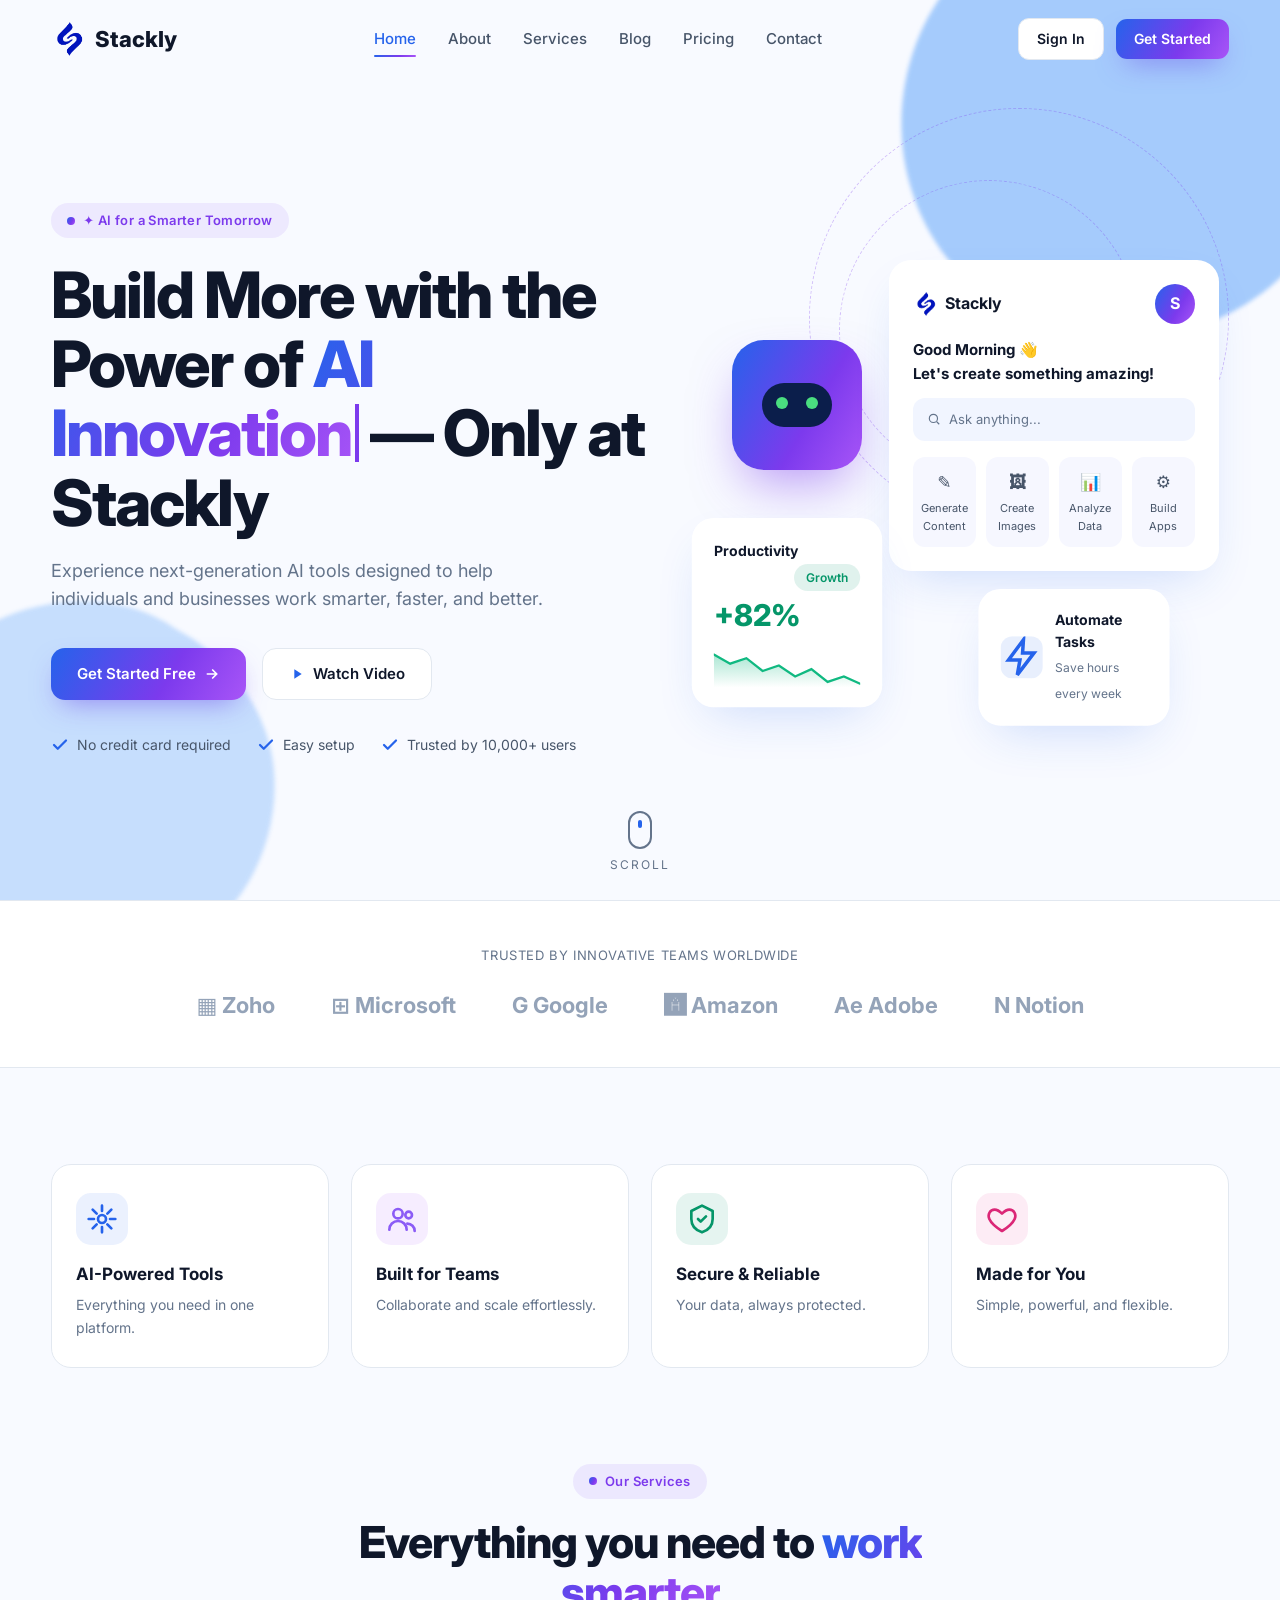
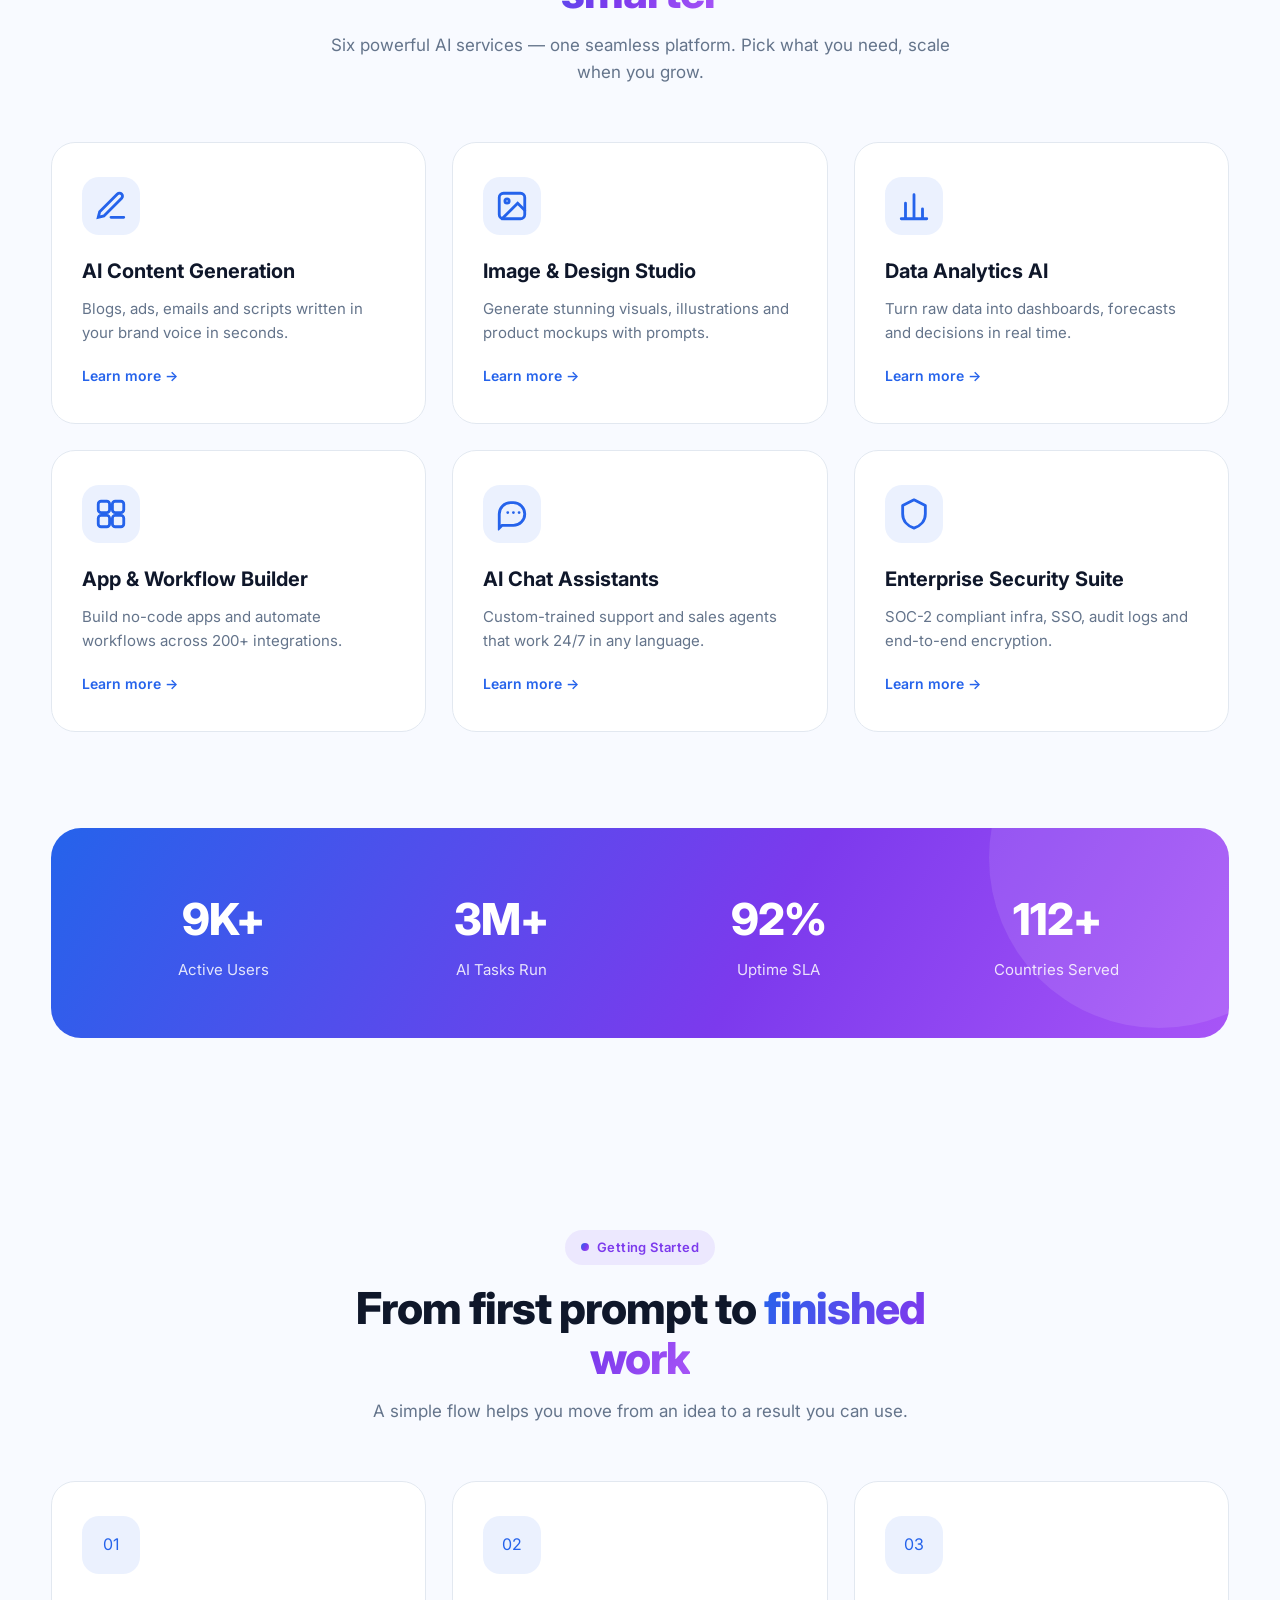
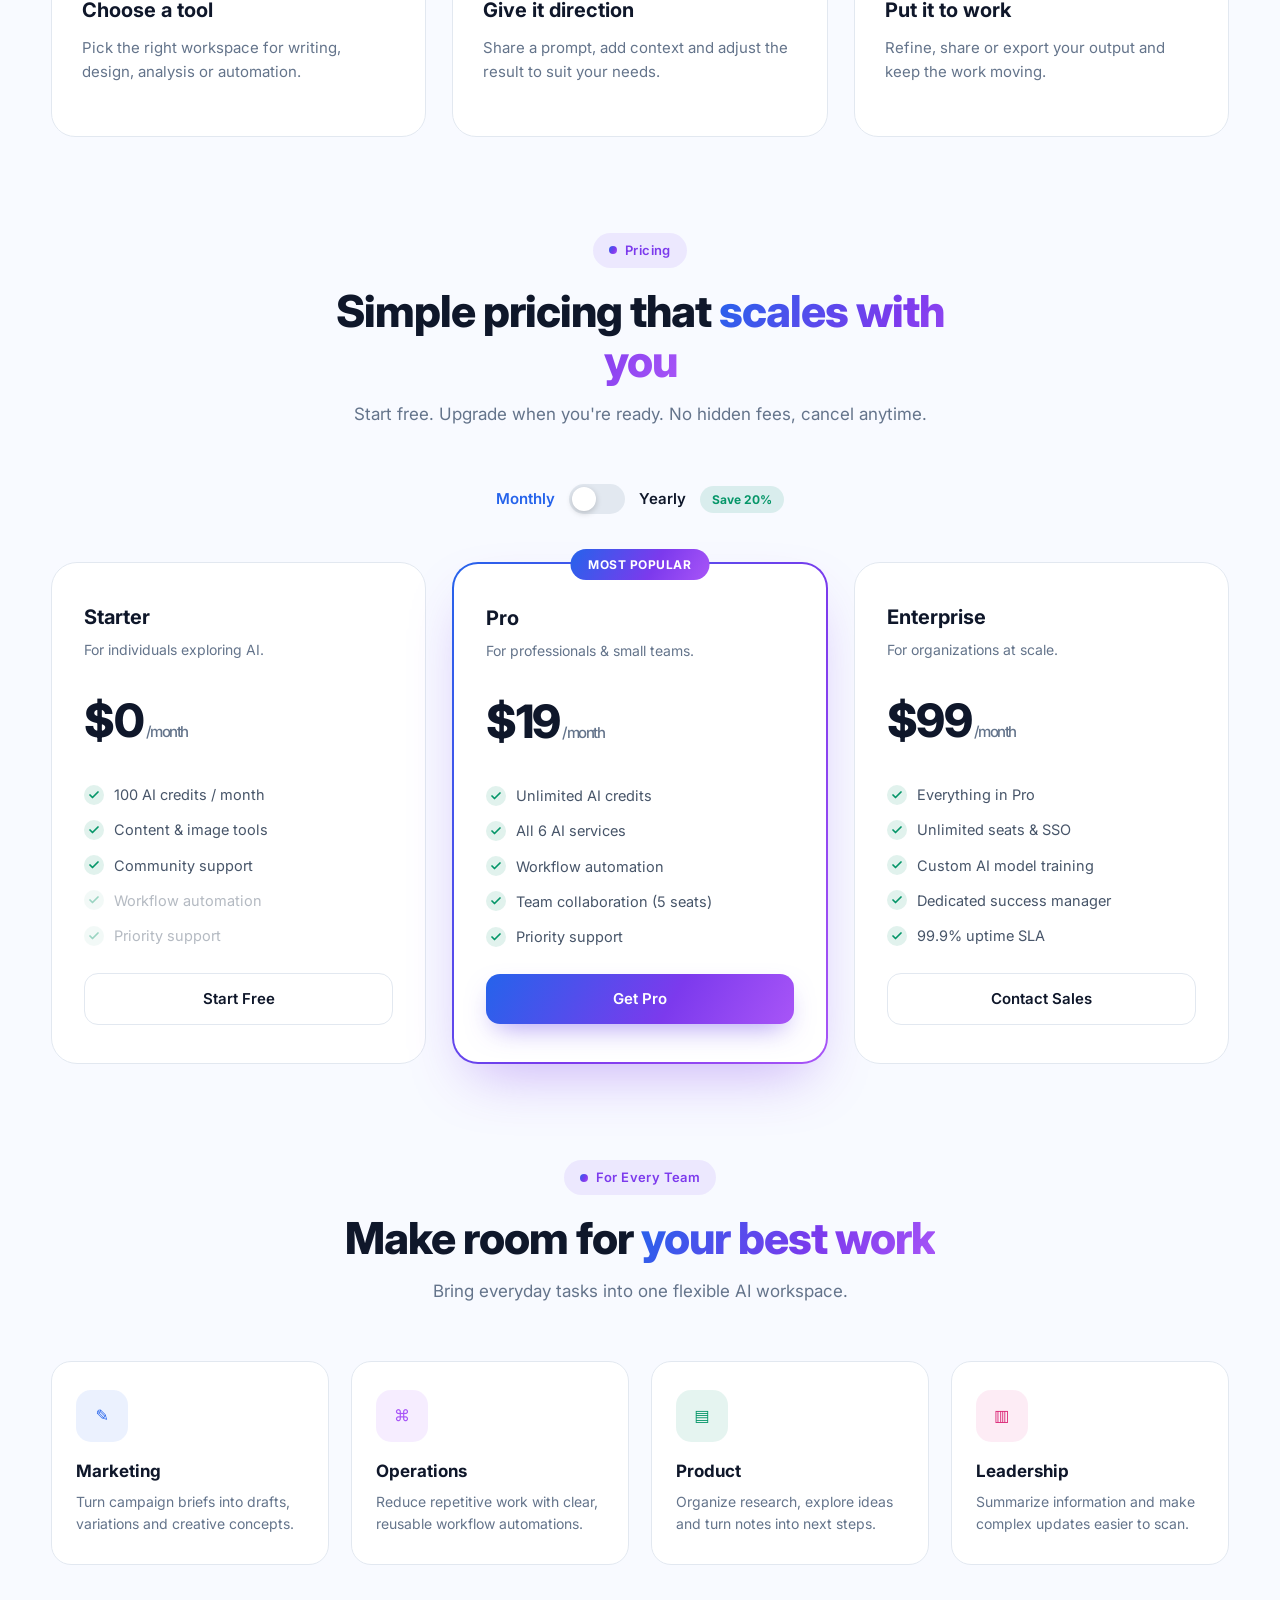
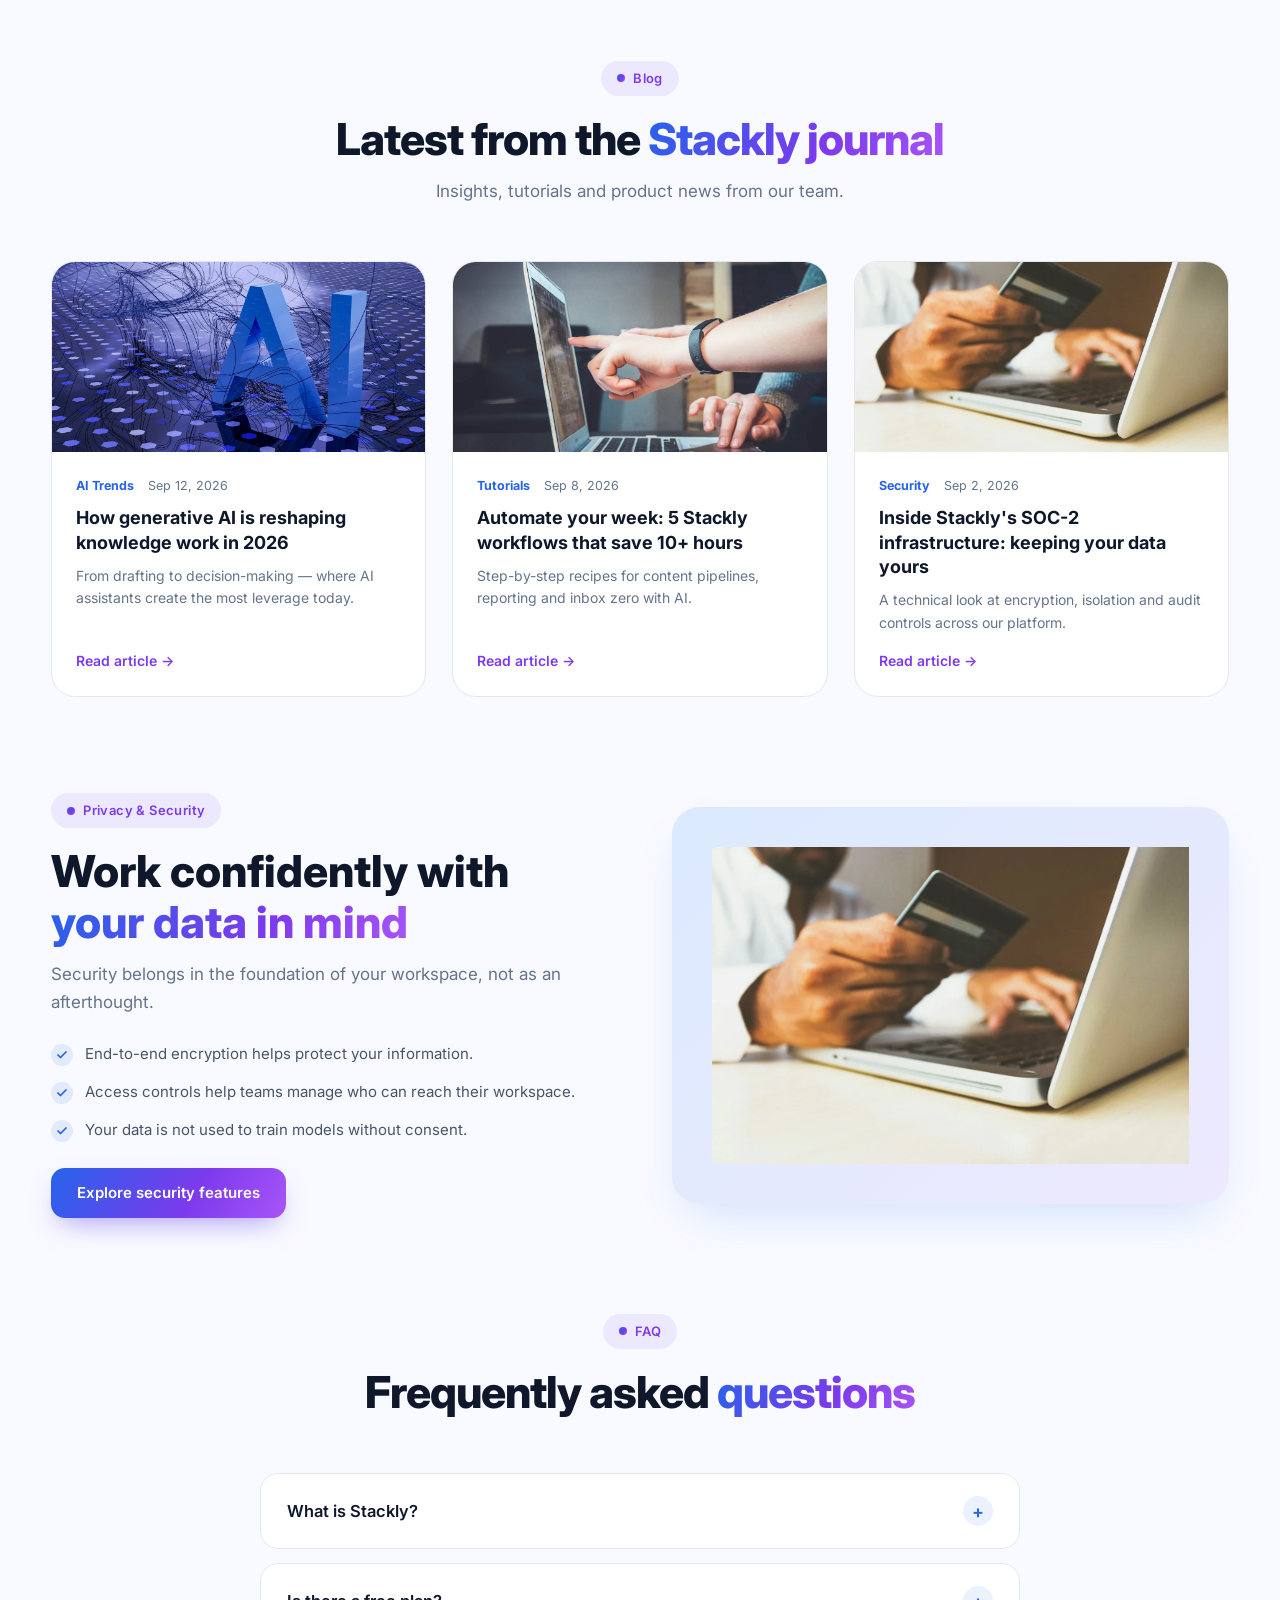
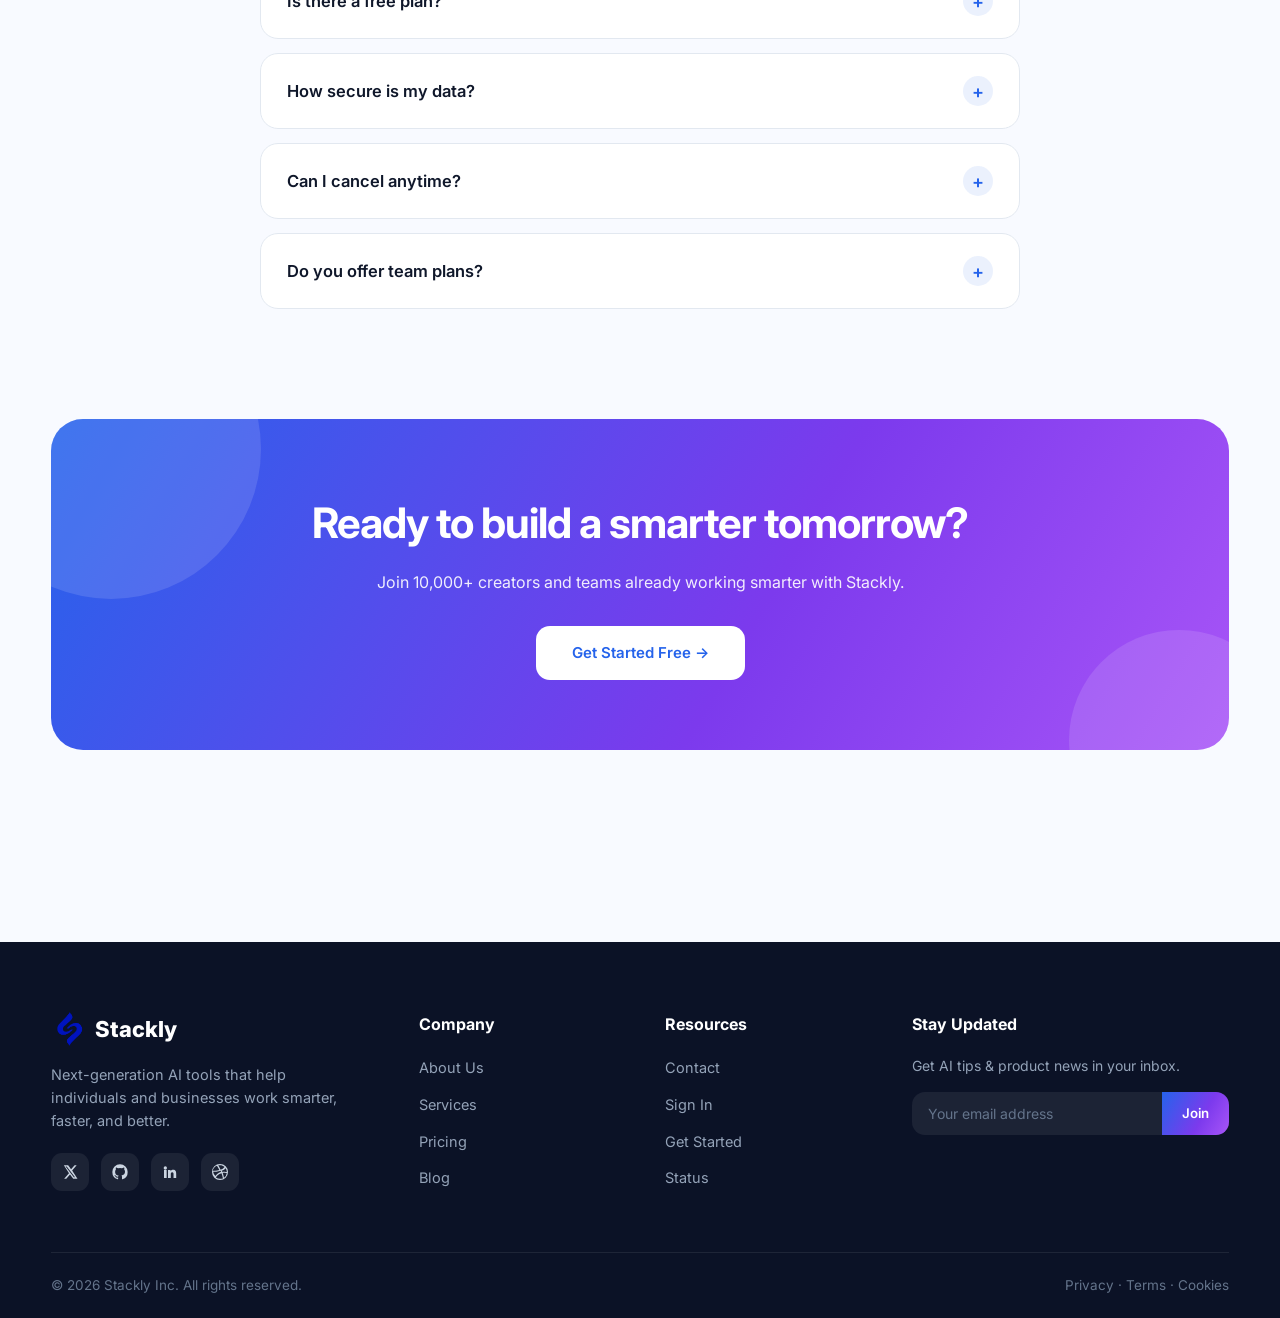
<file: index.html>
<!DOCTYPE html>
<html lang="en">
<head>
<meta charset="UTF-8">
<meta name="viewport" content="width=device-width, initial-scale=1.0">
<title>AI Platform for Smarter Work — Stackly</title>
<link rel="icon" href="img/logo.png">
<link rel="preconnect" href="https://fonts.googleapis.com">
<link href="https://fonts.googleapis.com/css2?family=Inter:wght@400;500;600;700;800&display=swap" rel="stylesheet">
<link href="https://unpkg.com/aos@2.3.1/dist/aos.css" rel="stylesheet">
<link rel="stylesheet" href="css/style.css">
</head>
<body>

<div id="preloader">
  <img src="img/logo.png" alt="Stackly">
  <div class="loader-bar"><span></span></div>
  <p>Stackly</p>
</div>
<header id="header">
  <div class="container nav">
    <a href="index.html" class="brand"><img src="img/logo.png" alt="Stackly logo">Stackly</a>
    <nav class="nav-links" id="navLinks">
      <a href="index.html">Home</a>
      <a href="about.html">About</a>
      <a href="services.html">Services</a>
      <a href="blog.html">Blog</a>
      <a href="pricing.html">Pricing</a>
      <a href="contact.html">Contact</a>
      <a href="login.html" class="mobile-signin">Sign In</a>
    </nav>
    <div class="nav-actions">
      <a href="login.html" class="btn btn-ghost btn-sm">Sign In</a>
      <a href="register.html" class="btn btn-primary btn-sm">Get Started</a>
      <button class="hamburger" id="hamburger" aria-label="Menu"><span></span><span></span><span></span></button>
    </div>
  </div>
</header>
<section class="hero">
  <img class="blob blob-1" src="img/svg/blob.svg" alt="">
  <img class="blob blob-2" src="img/svg/blob.svg" alt="">
  <div class="ring ring-1"></div><div class="ring ring-2"></div>
  <div class="container hero-grid">
    <div>
      <span class="eyebrow">✦ AI for a Smarter Tomorrow</span>
      <h1>Build More with the Power of <span class="grad-text typing-wrap"><span id="typer" data-words='["AI Innovation","Automation","AI Growth","Creativity"]'>AI Innovation</span><span class="cursor"></span></span> — Only at Stackly</h1>
      <p class="sub">Experience next-generation AI tools designed to help individuals and businesses work smarter, faster, and better.</p>
      <div class="hero-cta">
        <a href="register.html" class="btn btn-primary">Get Started Free <svg width="16" height="16" viewBox="0 0 24 24" fill="none" stroke="currentColor" stroke-width="2.5" stroke-linecap="round"><path d="M5 12h14M13 6l6 6-6 6"/></svg></a>
        <a href="#services" class="btn btn-ghost"><svg width="16" height="16" viewBox="0 0 24 24" fill="#2563eb"><path d="M8 5v14l11-7z"/></svg> Watch Video</a>
      </div>
      <ul class="hero-checks">
        <li><svg viewBox="0 0 24 24" fill="none" stroke="#2563eb" stroke-width="3" stroke-linecap="round" stroke-linejoin="round"><path d="M20 6L9 17l-5-5"/></svg> No credit card required</li>
        <li><svg viewBox="0 0 24 24" fill="none" stroke="#2563eb" stroke-width="3" stroke-linecap="round" stroke-linejoin="round"><path d="M20 6L9 17l-5-5"/></svg> Easy setup</li>
        <li><svg viewBox="0 0 24 24" fill="none" stroke="#2563eb" stroke-width="3" stroke-linecap="round" stroke-linejoin="round"><path d="M20 6L9 17l-5-5"/></svg> Trusted by 10,000+ users</li>
      </ul>
    </div>
    <div class="hero-visual">
      <div class="robot-badge"><div class="core"><div class="robot-face"></div></div></div>
      <div class="float-card fc-dash">
        <div class="fd-top"><b style="display:flex;align-items:center;gap:8px"><img src="img/logo.png" width="24" alt="">Stackly</b><span class="avatar">S</span></div>
        <h4>Good Morning 👋<br>Let's create something amazing!</h4>
        <div class="search-bar"><svg width="14" height="14" viewBox="0 0 24 24" fill="none" stroke="currentColor" stroke-width="2"><circle cx="11" cy="11" r="7"/><path d="M21 21l-4.3-4.3"/></svg> Ask anything...</div>
        <div class="fc-tiles">
          <div><b>✎</b>Generate Content</div>
          <div><b>🖼</b>Create Images</div>
          <div><b>📊</b>Analyze Data</div>
          <div><b>⚙</b>Build Apps</div>
        </div>
      </div>
      <div class="float-card fc-stat">
        <b style="font-size:14px">Productivity</b> <span class="pill green" style="float:right">Growth</span>
        <div class="num">+<span data-count="82" data-suffix="%">0%</span></div>
        <svg class="spark" data-pts="0,18 18,13 36,16 54,9 72,12 90,6 108,10 126,3 144,6 160,2" style="width:100%"></svg>
      </div>
      <div class="float-card fc-task">
        <img class="ico" src="data:image/svg+xml,%3Csvg xmlns='http://www.w3.org/2000/svg' width='20' height='20' viewBox='0 0 24 24' fill='none' stroke='%232563eb' stroke-width='2' stroke-linecap='round'%3E%3Cpath d='M13 2L4.5 13.5H11L9.5 22 19 9.5h-6.5L13 2z'/%3E%3C/svg%3E" alt="Automate Tasks">
        <div><b>Automate Tasks</b><small>Save hours every week</small></div>
      </div>
    </div>
  </div>
  <div class="scroll-hint"><div class="mouse"></div>SCROLL</div>
</section>

<div class="trust">
  <p>Trusted by innovative teams worldwide</p>
  <div class="logo-row" data-aos="fade-up">
    <span>▦ Zoho</span><span>⊞ Microsoft</span><span>G Google</span><span>🅰 Amazon</span><span>Ae Adobe</span><span>N Notion</span>
  </div>
</div>

<section>
  <div class="container">
    <div class="mini-grid">
      <div class="mini-card" data-aos="fade-up" data-aos-delay="0">
        <img class="ico" src="data:image/svg+xml,%3Csvg xmlns='http://www.w3.org/2000/svg' width='24' height='24' viewBox='0 0 24 24' fill='none' stroke='%232563eb' stroke-width='2' stroke-linecap='round'%3E%3Ccircle cx='12' cy='12' r='3'/%3E%3Cpath d='M12 2v4m0 12v4M2 12h4m12 0h4M5 5l3 3m8 8l3 3M19 5l-3 3M8 16l-3 3'/%3E%3C/svg%3E" alt="AI-powered tools">
        <h3>AI-Powered Tools</h3><p>Everything you need in one platform.</p>
      </div>
      <div class="mini-card" data-aos="fade-up" data-aos-delay="100">
        <img class="ico" src="data:image/svg+xml,%3Csvg xmlns='http://www.w3.org/2000/svg' width='24' height='24' viewBox='0 0 24 24' fill='none' stroke='%238b5cf6' stroke-width='2' stroke-linecap='round'%3E%3Ccircle cx='9' cy='8' r='3.5'/%3E%3Cpath d='M2.5 20a6.5 6.5 0 0 1 13 0'/%3E%3Ccircle cx='17' cy='9' r='2.5'/%3E%3Cpath d='M16 15.5a5.5 5.5 0 0 1 5.5 5.5'/%3E%3C/svg%3E" alt="Built for teams">
        <h3>Built for Teams</h3><p>Collaborate and scale effortlessly.</p>
      </div>
      <div class="mini-card" data-aos="fade-up" data-aos-delay="200">
        <img class="ico" src="data:image/svg+xml,%3Csvg xmlns='http://www.w3.org/2000/svg' width='24' height='24' viewBox='0 0 24 24' fill='none' stroke='%23059669' stroke-width='2' stroke-linecap='round' stroke-linejoin='round'%3E%3Cpath d='M12 2l8 4v6c0 5-3.5 8.5-8 10-4.5-1.5-8-5-8-10V6l8-4z'/%3E%3Cpath d='M9 12l2 2 4-4'/%3E%3C/svg%3E" alt="Secure and reliable">
        <h3>Secure &amp; Reliable</h3><p>Your data, always protected.</p>
      </div>
      <div class="mini-card" data-aos="fade-up" data-aos-delay="300">
        <img class="ico" src="data:image/svg+xml,%3Csvg xmlns='http://www.w3.org/2000/svg' width='24' height='24' viewBox='0 0 24 24' fill='none' stroke='%23db2777' stroke-width='2' stroke-linecap='round' stroke-linejoin='round'%3E%3Cpath d='M12 21s-7.5-4.6-9.5-9C1 8.5 3 5 6.5 5c2 0 3.5 1 5.5 3 2-2 3.5-3 5.5-3C21 5 23 8.5 21.5 12c-2 4.4-9.5 9-9.5 9z'/%3E%3C/svg%3E" alt="Made for you">
        <h3>Made for You</h3><p>Simple, powerful, and flexible.</p>
      </div>
    </div>
  </div>
</section>

<section id="services" style="padding-top:0">
  <div class="container">
    <div class="sec-head" data-aos="fade-up">
      <span class="eyebrow">Our Services</span>
      <h2>Everything you need to <span class="grad-text">work smarter</span></h2>
      <p>Six powerful AI services — one seamless platform. Pick what you need, scale when you grow.</p>
    </div>
    <div class="svc-grid">
      <div class="svc-card" data-aos="fade-up" data-aos-delay="0">
        <img class="ico" src="data:image/svg+xml,%3Csvg xmlns='http://www.w3.org/2000/svg' width='26' height='26' viewBox='0 0 24 24' fill='none' stroke='%232563eb' stroke-width='2' stroke-linecap='round'%3E%3Cpath d='M12 20h9M16.5 3.5a2.1 2.1 0 0 1 3 3L7 19l-4 1 1-4L16.5 3.5z'/%3E%3C/svg%3E" alt="AI content generation">
        <h3>AI Content Generation</h3><p>Blogs, ads, emails and scripts written in your brand voice in seconds.</p>
        <a href="services.html">Learn more →</a>
      </div>
      <div class="svc-card" data-aos="fade-up" data-aos-delay="100">
        <img class="ico" src="data:image/svg+xml,%3Csvg xmlns='http://www.w3.org/2000/svg' width='26' height='26' viewBox='0 0 24 24' fill='none' stroke='%232563eb' stroke-width='2' stroke-linecap='round'%3E%3Crect x='3' y='3' width='18' height='18' rx='3'/%3E%3Ccircle cx='8.5' cy='8.5' r='1.5'/%3E%3Cpath d='M21 15l-5-5L5 21'/%3E%3C/svg%3E" alt="Image and design studio">
        <h3>Image &amp; Design Studio</h3><p>Generate stunning visuals, illustrations and product mockups with prompts.</p>
        <a href="services.html">Learn more →</a>
      </div>
      <div class="svc-card" data-aos="fade-up" data-aos-delay="200">
        <img class="ico" src="data:image/svg+xml,%3Csvg xmlns='http://www.w3.org/2000/svg' width='26' height='26' viewBox='0 0 24 24' fill='none' stroke='%232563eb' stroke-width='2' stroke-linecap='round'%3E%3Cpath d='M3 21h18M6 21V10m6 11V4m6 17v-7'/%3E%3C/svg%3E" alt="Data analytics AI">
        <h3>Data Analytics AI</h3><p>Turn raw data into dashboards, forecasts and decisions in real time.</p>
        <a href="services.html">Learn more →</a>
      </div>
      <div class="svc-card" data-aos="fade-up" data-aos-delay="0">
        <img class="ico" src="data:image/svg+xml,%3Csvg xmlns='http://www.w3.org/2000/svg' width='26' height='26' viewBox='0 0 24 24' fill='none' stroke='%232563eb' stroke-width='2' stroke-linecap='round'%3E%3Crect x='3' y='3' width='8' height='8' rx='2'/%3E%3Crect x='13' y='3' width='8' height='8' rx='2'/%3E%3Crect x='3' y='13' width='8' height='8' rx='2'/%3E%3Crect x='13' y='13' width='8' height='8' rx='2'/%3E%3C/svg%3E" alt="App and workflow builder">
        <h3>App &amp; Workflow Builder</h3><p>Build no-code apps and automate workflows across 200+ integrations.</p>
        <a href="services.html">Learn more →</a>
      </div>
      <div class="svc-card" data-aos="fade-up" data-aos-delay="100">
        <img class="ico" src="data:image/svg+xml,%3Csvg xmlns='http://www.w3.org/2000/svg' width='26' height='26' viewBox='0 0 24 24' fill='none' stroke='%232563eb' stroke-width='2' stroke-linecap='round'%3E%3Cpath d='M21 12a8 8 0 0 1-8 8H5l-2 2V12a8 8 0 0 1 8-8h2a8 8 0 0 1 8 8z'/%3E%3Cpath d='M9 11h.01M13 11h.01M17 11h.01'/%3E%3C/svg%3E" alt="AI chat assistants">
        <h3>AI Chat Assistants</h3><p>Custom-trained support and sales agents that work 24/7 in any language.</p>
        <a href="services.html">Learn more →</a>
      </div>
      <div class="svc-card" data-aos="fade-up" data-aos-delay="200">
        <img class="ico" src="data:image/svg+xml,%3Csvg xmlns='http://www.w3.org/2000/svg' width='26' height='26' viewBox='0 0 24 24' fill='none' stroke='%232563eb' stroke-width='2' stroke-linecap='round' stroke-linejoin='round'%3E%3Cpath d='M12 2l8 4v6c0 5-3.5 8.5-8 10-4.5-1.5-8-5-8-10V6l8-4z'/%3E%3C/svg%3E" alt="Enterprise security suite">
        <h3>Enterprise Security Suite</h3><p>SOC-2 compliant infra, SSO, audit logs and end-to-end encryption.</p>
        <a href="services.html">Learn more →</a>
      </div>
    </div>
  </div>
</section>

<section style="padding-top:0">
  <div class="container">
    <div class="stats-band" data-aos="zoom-in">
      <div class="stat"><div class="num"><span data-count="10" data-suffix="K+">0</span></div><p>Active Users</p></div>
      <div class="stat"><div class="num"><span data-count="4" data-suffix="M+">0</span></div><p>AI Tasks Run</p></div>
      <div class="stat"><div class="num"><span data-count="99" data-suffix="%">0</span></div><p>Uptime SLA</p></div>
      <div class="stat"><div class="num"><span data-count="120" data-suffix="+">0</span></div><p>Countries Served</p></div>
    </div>
  </div>
</section>

<section>
  <div class="container">
    <div class="sec-head" data-aos="fade-up">
      <span class="eyebrow">Getting Started</span>
      <h2>From first prompt to <span class="grad-text">finished work</span></h2>
      <p>A simple flow helps you move from an idea to a result you can use.</p>
    </div>
    <div class="svc-grid">
      <article class="svc-card" data-aos="fade-up" data-aos-delay="0">
        <div class="ico" aria-hidden="true">01</div>
        <h3>Choose a tool</h3>
        <p>Pick the right workspace for writing, design, analysis or automation.</p>
      </article>
      <article class="svc-card" data-aos="fade-up" data-aos-delay="100">
        <div class="ico" aria-hidden="true">02</div>
        <h3>Give it direction</h3>
        <p>Share a prompt, add context and adjust the result to suit your needs.</p>
      </article>
      <article class="svc-card" data-aos="fade-up" data-aos-delay="200">
        <div class="ico" aria-hidden="true">03</div>
        <h3>Put it to work</h3>
        <p>Refine, share or export your output and keep the work moving.</p>
      </article>
    </div>
  </div>
</section>

<section style="padding-top:0">
  <div class="container">
    <div class="sec-head" data-aos="fade-up">
      <span class="eyebrow">Pricing</span>
      <h2>Simple pricing that <span class="grad-text">scales with you</span></h2>
      <p>Start free. Upgrade when you're ready. No hidden fees, cancel anytime.</p>
    </div>
    <div class="toggle-wrap" data-aos="fade-up">
      <span id="billLabelM" style="color:var(--blue)">Monthly</span>
      <button class="switch" id="billSwitch" aria-label="Toggle billing"></button>
      <span id="billLabelY">Yearly</span>
      <span class="save-pill">Save 20%</span>
    </div>
    <div class="price-grid">
      <div class="price-card" data-aos="fade-up" data-aos-delay="0">
        <h3>Starter</h3><p class="desc">For individuals exploring AI.</p>
        <div class="price" data-monthly="0" data-yearly="0">$0<small> /month</small></div>
        <ul class="price-feats">
          <li><span class="ck"><svg width="12" height="12" viewBox="0 0 24 24" fill="none" stroke="currentColor" stroke-width="3.5" stroke-linecap="round" stroke-linejoin="round"><path d="M20 6L9 17l-5-5"/></svg></span> 100 AI credits / month</li>
          <li><span class="ck"><svg width="12" height="12" viewBox="0 0 24 24" fill="none" stroke="currentColor" stroke-width="3.5" stroke-linecap="round" stroke-linejoin="round"><path d="M20 6L9 17l-5-5"/></svg></span> Content &amp; image tools</li>
          <li><span class="ck"><svg width="12" height="12" viewBox="0 0 24 24" fill="none" stroke="currentColor" stroke-width="3.5" stroke-linecap="round" stroke-linejoin="round"><path d="M20 6L9 17l-5-5"/></svg></span> Community support</li>
          <li class="off"><span class="ck"><svg width="12" height="12" viewBox="0 0 24 24" fill="none" stroke="currentColor" stroke-width="3.5" stroke-linecap="round" stroke-linejoin="round"><path d="M20 6L9 17l-5-5"/></svg></span> Workflow automation</li>
          <li class="off"><span class="ck"><svg width="12" height="12" viewBox="0 0 24 24" fill="none" stroke="currentColor" stroke-width="3.5" stroke-linecap="round" stroke-linejoin="round"><path d="M20 6L9 17l-5-5"/></svg></span> Priority support</li>
        </ul>
        <a href="register.html" class="btn btn-ghost" style="width:100%">Start Free</a>
      </div>
      <div class="price-card featured" data-aos="fade-up" data-aos-delay="120">
        <span class="pop-tag">MOST POPULAR</span>
        <h3>Pro</h3><p class="desc">For professionals &amp; small teams.</p>
        <div class="price" data-monthly="19" data-yearly="15">$19<small> /month</small></div>
        <ul class="price-feats">
          <li><span class="ck"><svg width="12" height="12" viewBox="0 0 24 24" fill="none" stroke="currentColor" stroke-width="3.5" stroke-linecap="round" stroke-linejoin="round"><path d="M20 6L9 17l-5-5"/></svg></span> Unlimited AI credits</li>
          <li><span class="ck"><svg width="12" height="12" viewBox="0 0 24 24" fill="none" stroke="currentColor" stroke-width="3.5" stroke-linecap="round" stroke-linejoin="round"><path d="M20 6L9 17l-5-5"/></svg></span> All 6 AI services</li>
          <li><span class="ck"><svg width="12" height="12" viewBox="0 0 24 24" fill="none" stroke="currentColor" stroke-width="3.5" stroke-linecap="round" stroke-linejoin="round"><path d="M20 6L9 17l-5-5"/></svg></span> Workflow automation</li>
          <li><span class="ck"><svg width="12" height="12" viewBox="0 0 24 24" fill="none" stroke="currentColor" stroke-width="3.5" stroke-linecap="round" stroke-linejoin="round"><path d="M20 6L9 17l-5-5"/></svg></span> Team collaboration (5 seats)</li>
          <li><span class="ck"><svg width="12" height="12" viewBox="0 0 24 24" fill="none" stroke="currentColor" stroke-width="3.5" stroke-linecap="round" stroke-linejoin="round"><path d="M20 6L9 17l-5-5"/></svg></span> Priority support</li>
        </ul>
        <a href="register.html" class="btn btn-primary" style="width:100%">Get Pro</a>
      </div>
      <div class="price-card" data-aos="fade-up" data-aos-delay="240">
        <h3>Enterprise</h3><p class="desc">For organizations at scale.</p>
        <div class="price" data-monthly="99" data-yearly="79">$99<small> /month</small></div>
        <ul class="price-feats">
          <li><span class="ck"><svg width="12" height="12" viewBox="0 0 24 24" fill="none" stroke="currentColor" stroke-width="3.5" stroke-linecap="round" stroke-linejoin="round"><path d="M20 6L9 17l-5-5"/></svg></span> Everything in Pro</li>
          <li><span class="ck"><svg width="12" height="12" viewBox="0 0 24 24" fill="none" stroke="currentColor" stroke-width="3.5" stroke-linecap="round" stroke-linejoin="round"><path d="M20 6L9 17l-5-5"/></svg></span> Unlimited seats &amp; SSO</li>
          <li><span class="ck"><svg width="12" height="12" viewBox="0 0 24 24" fill="none" stroke="currentColor" stroke-width="3.5" stroke-linecap="round" stroke-linejoin="round"><path d="M20 6L9 17l-5-5"/></svg></span> Custom AI model training</li>
          <li><span class="ck"><svg width="12" height="12" viewBox="0 0 24 24" fill="none" stroke="currentColor" stroke-width="3.5" stroke-linecap="round" stroke-linejoin="round"><path d="M20 6L9 17l-5-5"/></svg></span> Dedicated success manager</li>
          <li><span class="ck"><svg width="12" height="12" viewBox="0 0 24 24" fill="none" stroke="currentColor" stroke-width="3.5" stroke-linecap="round" stroke-linejoin="round"><path d="M20 6L9 17l-5-5"/></svg></span> 99.9% uptime SLA</li>
        </ul>
        <a href="contact.html" class="btn btn-ghost" style="width:100%">Contact Sales</a>
      </div>
    </div>
  </div>
</section>

<section style="padding-top:0">
  <div class="container">
    <div class="sec-head" data-aos="fade-up">
      <span class="eyebrow">For Every Team</span>
      <h2>Make room for <span class="grad-text">your best work</span></h2>
      <p>Bring everyday tasks into one flexible AI workspace.</p>
    </div>
    <div class="mini-grid">
      <article class="mini-card" data-aos="fade-up" data-aos-delay="0">
        <div class="ico" aria-hidden="true">✎</div>
        <h3>Marketing</h3>
        <p>Turn campaign briefs into drafts, variations and creative concepts.</p>
      </article>
      <article class="mini-card" data-aos="fade-up" data-aos-delay="100">
        <div class="ico" aria-hidden="true">⌘</div>
        <h3>Operations</h3>
        <p>Reduce repetitive work with clear, reusable workflow automations.</p>
      </article>
      <article class="mini-card" data-aos="fade-up" data-aos-delay="200">
        <div class="ico" aria-hidden="true">▤</div>
        <h3>Product</h3>
        <p>Organize research, explore ideas and turn notes into next steps.</p>
      </article>
      <article class="mini-card" data-aos="fade-up" data-aos-delay="300">
        <div class="ico" aria-hidden="true">▥</div>
        <h3>Leadership</h3>
        <p>Summarize information and make complex updates easier to scan.</p>
      </article>
    </div>
  </div>
</section>

<section style="padding-top:0">
  <div class="container">
    <div class="sec-head" data-aos="fade-up">
      <span class="eyebrow">Blog</span>
      <h2>Latest from the <span class="grad-text">Stackly journal</span></h2>
      <p>Insights, tutorials and product news from our team.</p>
    </div>
    <div class="blog-grid">
      <article class="blog-card" data-aos="fade-up" data-aos-delay="0">
        <div class="blog-thumb"><img class="art" src="img/blog/ai-knowledge-work.webp" alt="AI assistant illustration"></div>
        <div class="blog-body">
          <div class="blog-meta"><span class="cat">AI Trends</span><span>Sep 12, 2026</span></div>
          <h3>How generative AI is reshaping knowledge work in 2026</h3>
          <p>From drafting to decision-making — where AI assistants create the most leverage today.</p>
          <a href="blog.html" class="more">Read article →</a>
        </div>
      </article>
      <article class="blog-card" data-aos="fade-up" data-aos-delay="120">
        <div class="blog-thumb"><img class="art" src="img/blog/workflow-automation.webp" alt="Workflow automation illustration"></div>
        <div class="blog-body">
          <div class="blog-meta"><span class="cat">Tutorials</span><span>Sep 8, 2026</span></div>
          <h3>Automate your week: 5 Stackly workflows that save 10+ hours</h3>
          <p>Step-by-step recipes for content pipelines, reporting and inbox zero with AI.</p>
          <a href="blog.html" class="more">Read article →</a>
        </div>
      </article>
      <article class="blog-card" data-aos="fade-up" data-aos-delay="240">
        <div class="blog-thumb"><img class="art" src="img/blog/security.webp" alt="Security shield illustration"></div>
        <div class="blog-body">
          <div class="blog-meta"><span class="cat">Security</span><span>Sep 2, 2026</span></div>
          <h3>Inside Stackly's SOC-2 infrastructure: keeping your data yours</h3>
          <p>A technical look at encryption, isolation and audit controls across our platform.</p>
          <a href="blog.html" class="more">Read article →</a>
        </div>
      </article>
    </div>
  </div>
</section>

<section style="padding-top:0">
  <div class="container split">
    <div data-aos="fade-right">
      <span class="eyebrow">Privacy &amp; Security</span>
      <h2 style="font-size:clamp(30px,4vw,44px);font-weight:800;line-height:1.15;margin:18px 0 14px">Work confidently with <span class="grad-text">your data in mind</span></h2>
      <p style="color:var(--muted);font-size:17px">Security belongs in the foundation of your workspace, not as an afterthought.</p>
      <ul class="check-list">
        <li><span class="ck"><svg width="12" height="12" viewBox="0 0 24 24" fill="none" stroke="currentColor" stroke-width="3.5" stroke-linecap="round" stroke-linejoin="round"><path d="M20 6L9 17l-5-5"/></svg></span><span>End-to-end encryption helps protect your information.</span></li>
        <li><span class="ck"><svg width="12" height="12" viewBox="0 0 24 24" fill="none" stroke="currentColor" stroke-width="3.5" stroke-linecap="round" stroke-linejoin="round"><path d="M20 6L9 17l-5-5"/></svg></span><span>Access controls help teams manage who can reach their workspace.</span></li>
        <li><span class="ck"><svg width="12" height="12" viewBox="0 0 24 24" fill="none" stroke="currentColor" stroke-width="3.5" stroke-linecap="round" stroke-linejoin="round"><path d="M20 6L9 17l-5-5"/></svg></span><span>Your data is not used to train models without consent.</span></li>
      </ul>
      <a href="services.html" class="btn btn-primary">Explore security features</a>
    </div>
    <div class="about-visual" data-aos="fade-left">
      <img class="main-img" src="img/blog/security.webp" alt="Illustration representing secure AI workflows">
    </div>
  </div>
</section>

<section style="padding-top:0">
  <div class="container">
    <div class="sec-head" data-aos="fade-up">
      <span class="eyebrow">FAQ</span>
      <h2>Frequently asked <span class="grad-text">questions</span></h2>
    </div>
    <div class="faq-wrap" data-aos="fade-up">
      <div class="faq-item"><button class="faq-q">What is Stackly?<span class="plus">+</span></button>
        <div class="faq-a"><p>Stackly is an all-in-one AI platform that combines content generation, image creation, data analytics, workflow automation and chat assistants in a single workspace.</p></div></div>
      <div class="faq-item"><button class="faq-q">Is there a free plan?<span class="plus">+</span></button>
        <div class="faq-a"><p>Yes! The Starter plan is free forever with 100 AI credits per month — no credit card required.</p></div></div>
      <div class="faq-item"><button class="faq-q">How secure is my data?<span class="plus">+</span></button>
        <div class="faq-a"><p>Stackly is SOC-2 compliant with end-to-end encryption, SSO support and strict data isolation. Your data is never used to train models without consent.</p></div></div>
      <div class="faq-item"><button class="faq-q">Can I cancel anytime?<span class="plus">+</span></button>
        <div class="faq-a"><p>Absolutely. Upgrade, downgrade or cancel from your dashboard in two clicks. No lock-ins, no hidden fees.</p></div></div>
      <div class="faq-item"><button class="faq-q">Do you offer team plans?<span class="plus">+</span></button>
        <div class="faq-a"><p>Pro supports up to 5 seats and Enterprise offers unlimited seats, custom model training and a dedicated success manager.</p></div></div>
    </div>
  </div>
</section>

<section style="padding-top:0">
  <div class="container">
    <div class="cta-band" data-aos="zoom-in">
      <h2>Ready to build a smarter tomorrow?</h2>
      <p>Join 10,000+ creators and teams already working smarter with Stackly.</p>
      <a href="register.html" class="btn btn-white" style="padding:15px 36px">Get Started Free →</a>
    </div>
  </div>
</section>
<footer>
<div class="foot-grid container">
  <div class="foot-brand">
    <a href="index.html" class="brand"><img src="img/logo.png" alt="">Stackly</a>
    <p>Next-generation AI tools that help individuals and businesses work smarter, faster, and better.</p>
    <div class="socials">
      <a href="404.html" aria-label="X"><svg width="16" height="16" viewBox="0 0 24 24" fill="currentColor"><path d="M18.9 2H22l-6.8 7.8L23.2 22h-6.3l-4.9-6.4L6.4 22H3.2l7.3-8.3L2.8 2h6.4l4.4 5.9L18.9 2zm-1.1 18h1.7L7.1 3.9H5.3L17.8 20z"/></svg></a>
      <a href="404.html" aria-label="GitHub"><svg width="16" height="16" viewBox="0 0 24 24" fill="currentColor"><path d="M12 .5A11.5 11.5 0 0 0 .5 12a11.5 11.5 0 0 0 7.9 10.9c.6.1.8-.2.8-.5v-2c-3.2.7-3.9-1.4-3.9-1.4-.5-1.3-1.3-1.7-1.3-1.7-1-.7.1-.7.1-.7 1.2.1 1.8 1.2 1.8 1.2 1 1.8 2.8 1.3 3.4 1 .1-.8.4-1.3.7-1.6-2.6-.3-5.3-1.3-5.3-5.7 0-1.3.4-2.3 1.2-3.1-.1-.3-.5-1.5.1-3.1 0 0 1-.3 3.2 1.2a11 11 0 0 1 5.8 0C17.2 4.9 18.2 5.2 18.2 5.2c.6 1.6.2 2.8.1 3.1.8.8 1.2 1.8 1.2 3.1 0 4.4-2.7 5.4-5.3 5.7.4.4.8 1.1.8 2.2v3.2c0 .3.2.6.8.5A11.5 11.5 0 0 0 23.5 12 11.5 11.5 0 0 0 12 .5z"/></svg></a>
      <a href="404.html" aria-label="LinkedIn"><svg width="16" height="16" viewBox="0 0 24 24" fill="currentColor"><path d="M4.98 3.5a2.5 2.5 0 1 1 0 5 2.5 2.5 0 0 1 0-5zM3 9h4v12H3zM9 9h3.8v1.7h.1c.5-1 1.8-2 3.7-2 4 0 4.7 2.6 4.7 6V21h-4v-5.5c0-1.3 0-3-1.9-3s-2.2 1.4-2.2 2.9V21H9z"/></svg></a>
      <a href="404.html" aria-label="Dribbble"><svg width="16" height="16" viewBox="0 0 24 24" fill="currentColor"><path d="M12 0a12 12 0 1 0 0 24 12 12 0 0 0 0-24zm7.9 5.6a10.2 10.2 0 0 1 2.3 6.4c-.4-.1-3.7-.8-7-.3l-.6-1.5a10.5 10.5 0 0 0 6.3-4.6zM12 1.8c2.6 0 5 1 6.8 2.6a13 13 0 0 1-5.9 4.3A51 51 0 0 0 9.4 2a10 10 0 0 1 2.6-.2zM7.4 2.6a61 61 0 0 1 3.6 6.3c-4.5 1.2-8.5 1.2-9.9 1.2a10.3 10.3 0 0 1 6.3-7.5zM1.8 12v-.3c1.4 0 6.2.1 11.1-1.6l.8 1.7c-5.1 1.4-7.9 5.3-8.6 6.3A10.1 10.1 0 0 1 1.8 12zM12 22.2a10 10 0 0 1-6.1-2.1c.4-.7 2.5-4.3 8.3-6.1a42 42 0 0 1 2.2 7.7 10 10 0 0 1-4.4.5zm6-1.4c-.1-.7-.8-4-2-7.6 3.1-.5 5.9.3 6.2.4a10.2 10.2 0 0 1-4.2 7.2z"/></svg></a>
    </div>
  </div>
  <div>
    <h4>Company</h4>
    <ul class="foot-links">
      <li><a href="about.html">About Us</a></li>
      <li><a href="services.html">Services</a></li>
      <li><a href="pricing.html">Pricing</a></li>
      <li><a href="blog.html">Blog</a></li>
    </ul>
  </div>
  <div>
    <h4>Resources</h4>
    <ul class="foot-links">
      <li><a href="contact.html">Contact</a></li>
      <li><a href="login.html">Sign In</a></li>
      <li><a href="register.html">Get Started</a></li>
      <li><a href="404.html">Status</a></li>
    </ul>
  </div>
  <div>
    <h4>Stay Updated</h4>
    <p style="font-size:14px;color:#94a3b8">Get AI tips & product news in your inbox.</p>
    <form class="newsletter"><input type="email" placeholder="Your email address" required><button type="submit">Join</button></form>
  </div>
</div>
<div class="foot-bottom container">
  <span>© 2026 Stackly Inc. All rights reserved.</span>
  <span>Privacy · Terms · Cookies</span>
</div></footer>
<button id="toTop" aria-label="Back to top"><svg width="18" height="18" viewBox="0 0 24 24" fill="none" stroke="currentColor" stroke-width="2.5" stroke-linecap="round"><path d="M12 19V5M5 12l7-7 7 7"/></svg></button>
<script src="https://unpkg.com/aos@2.3.1/dist/aos.js"></script>
<script src="https://cdnjs.cloudflare.com/ajax/libs/gsap/3.12.5/gsap.min.js"></script>
<script src="js/main.js"></script>

</body>
</html>
</file>
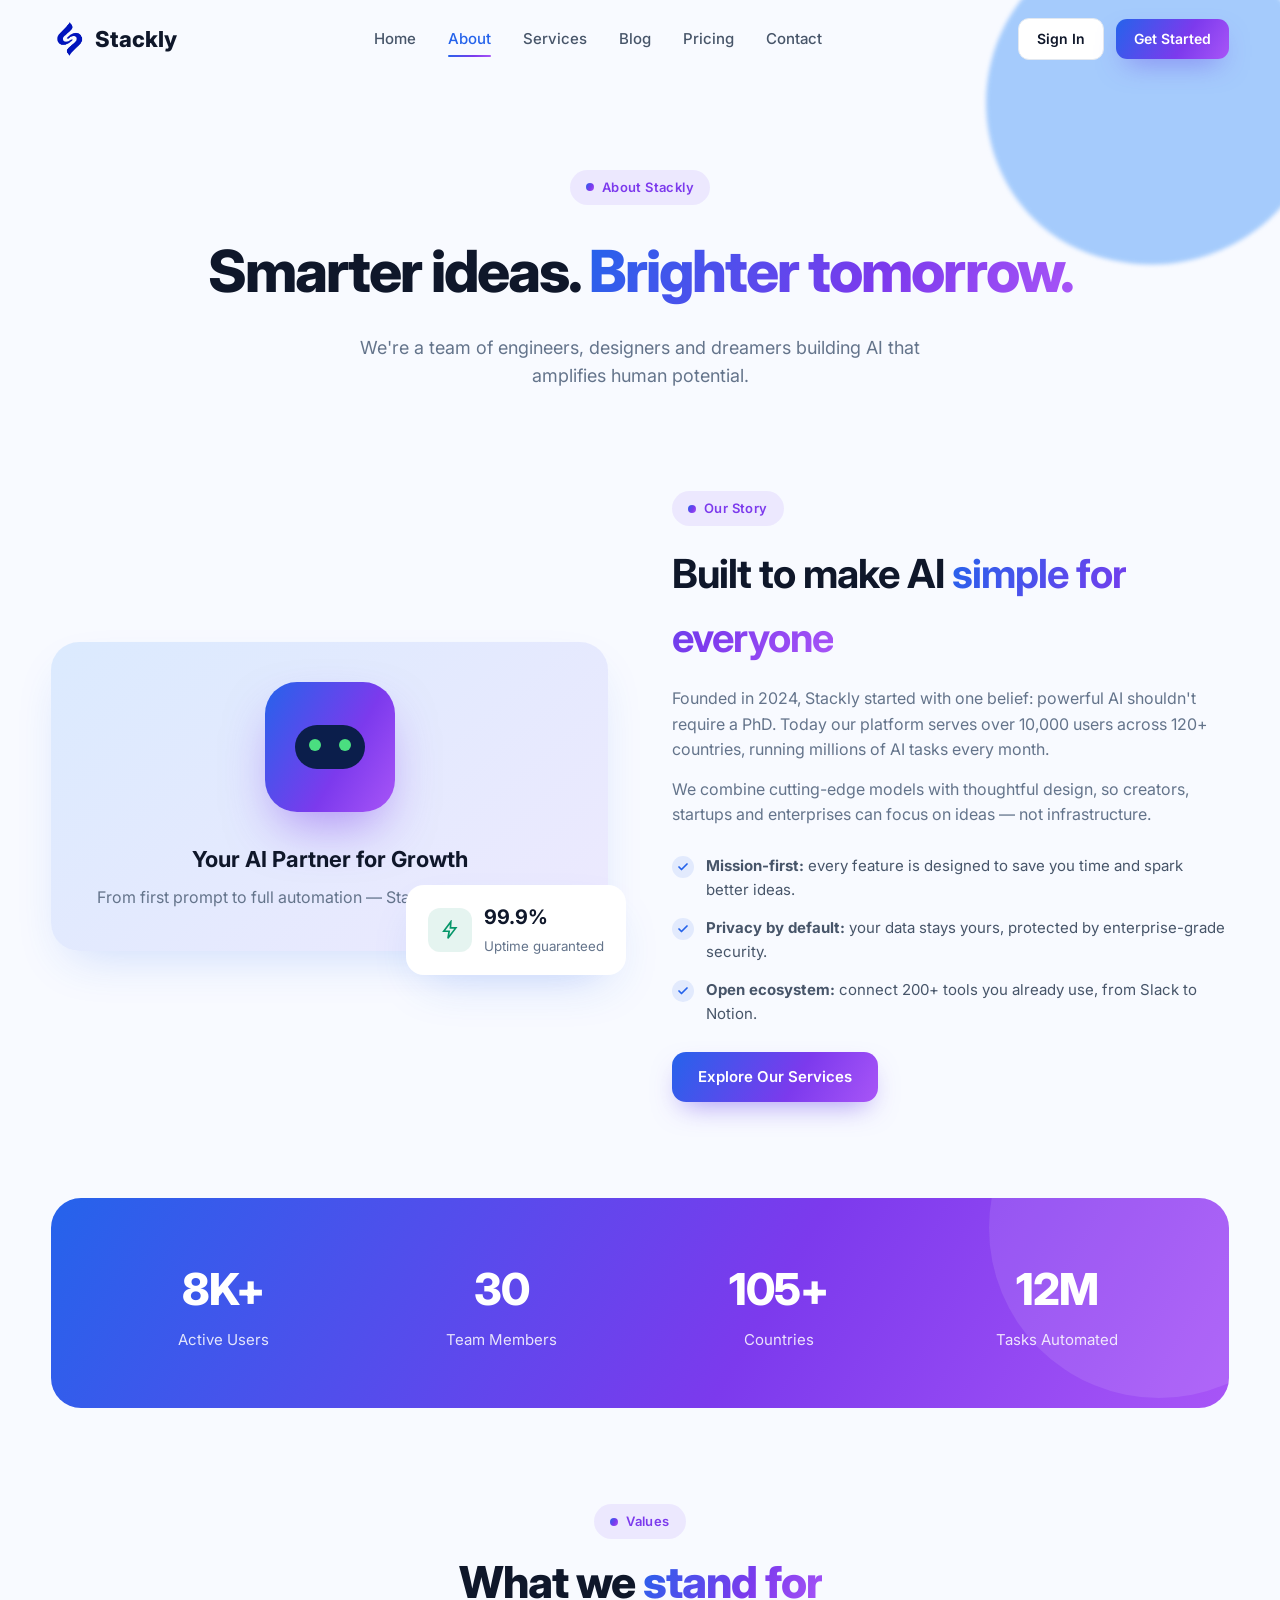
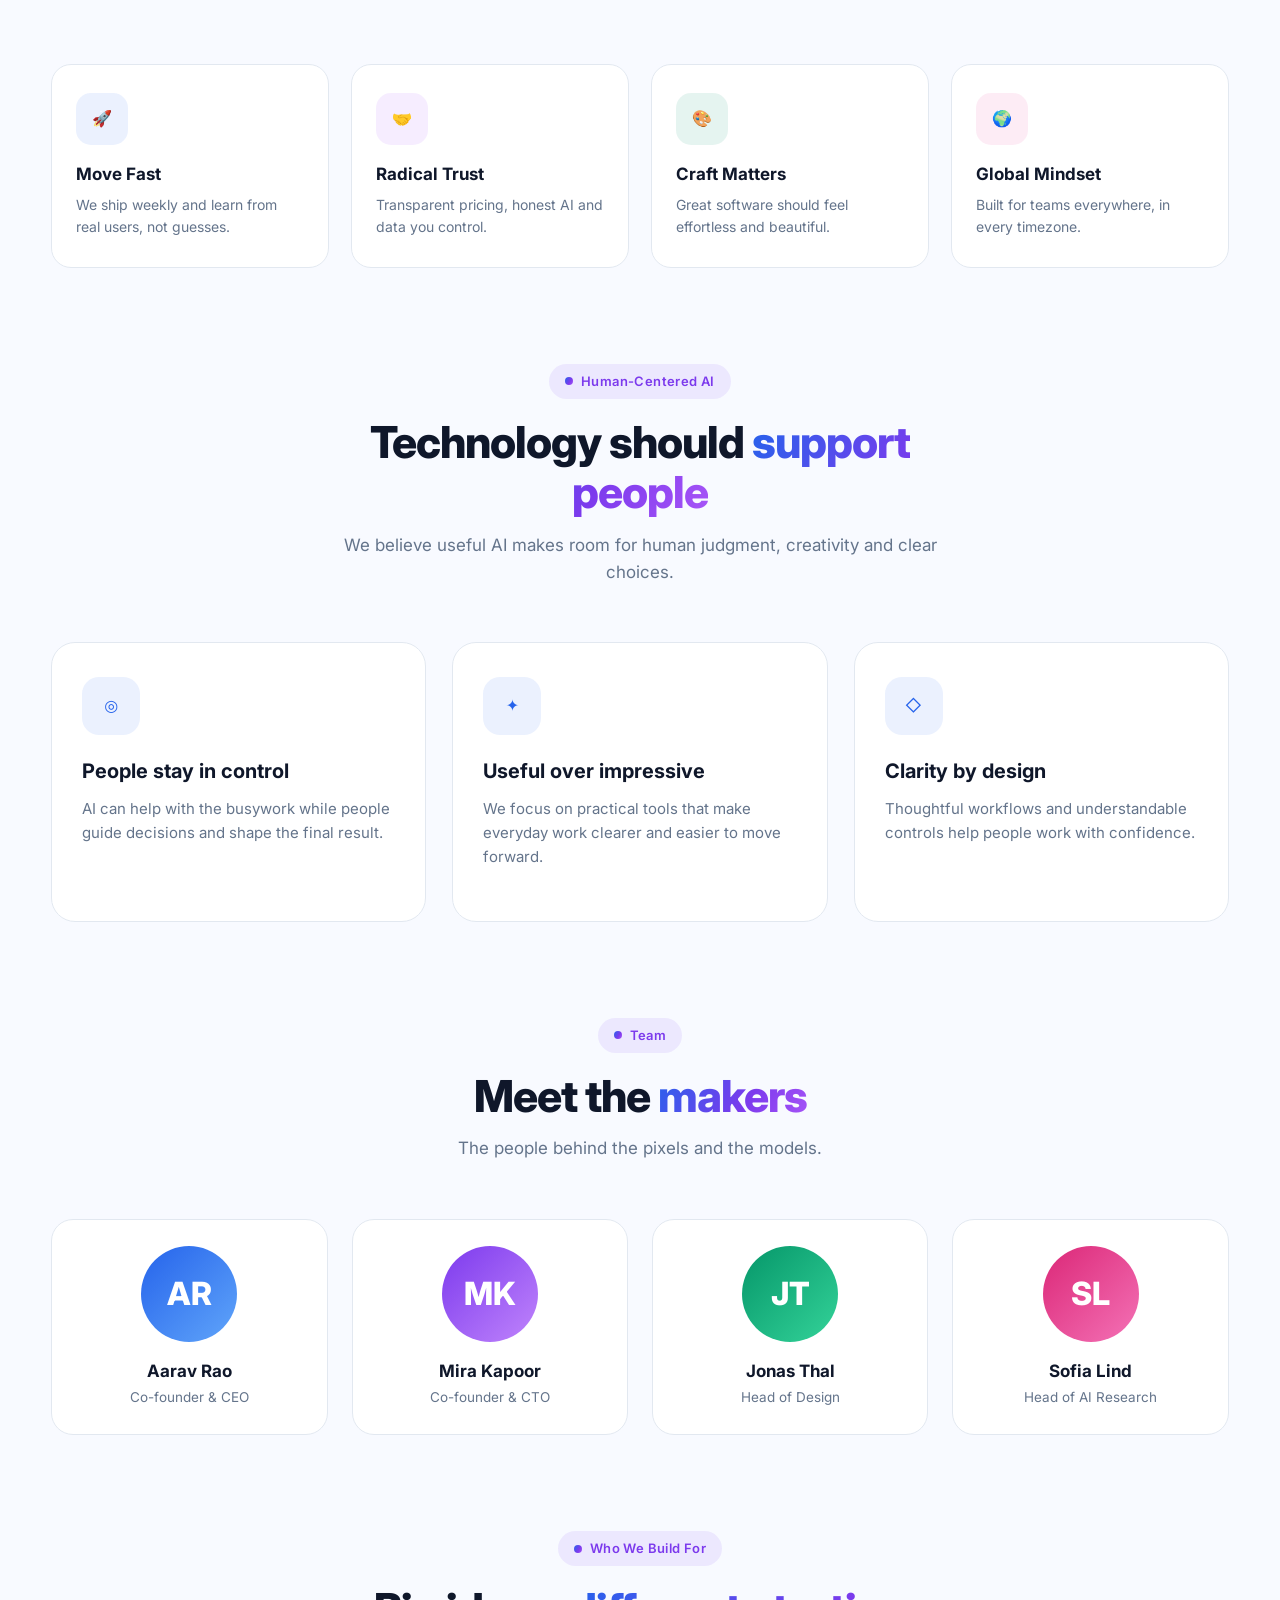
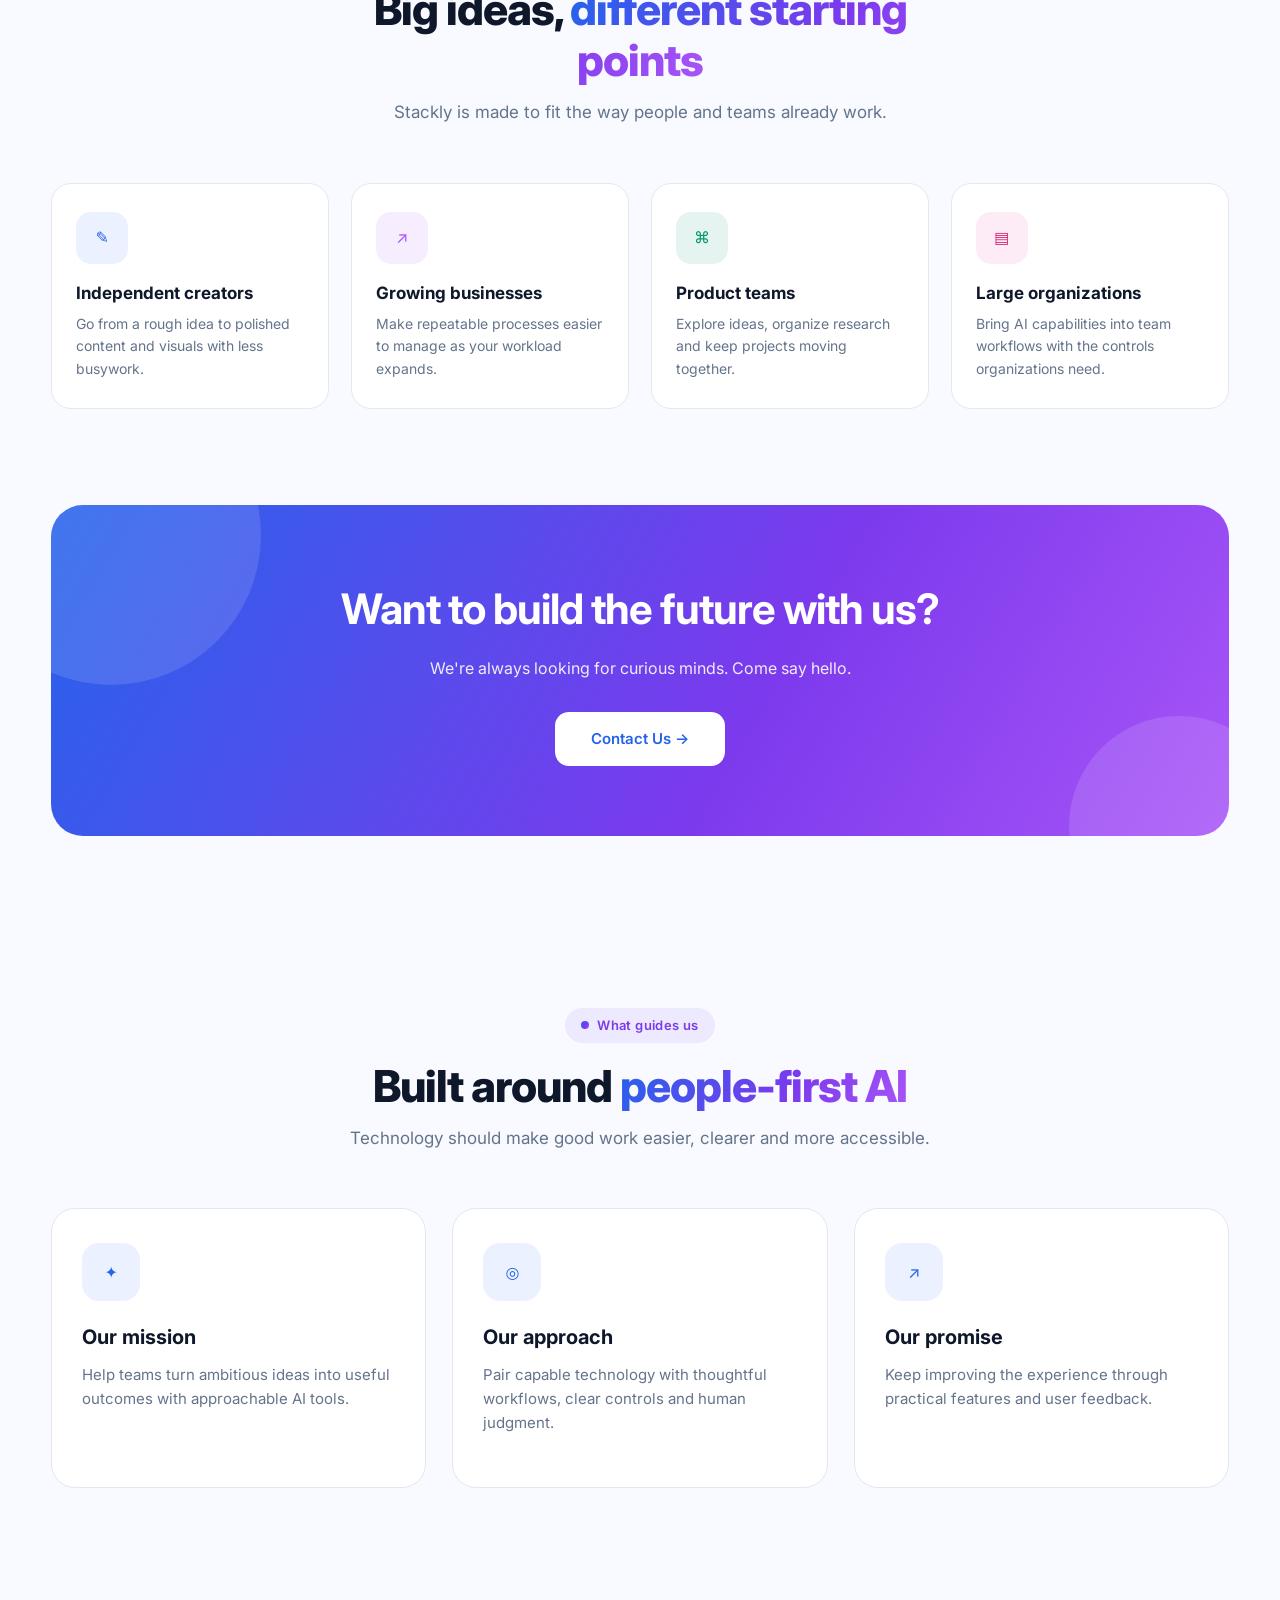
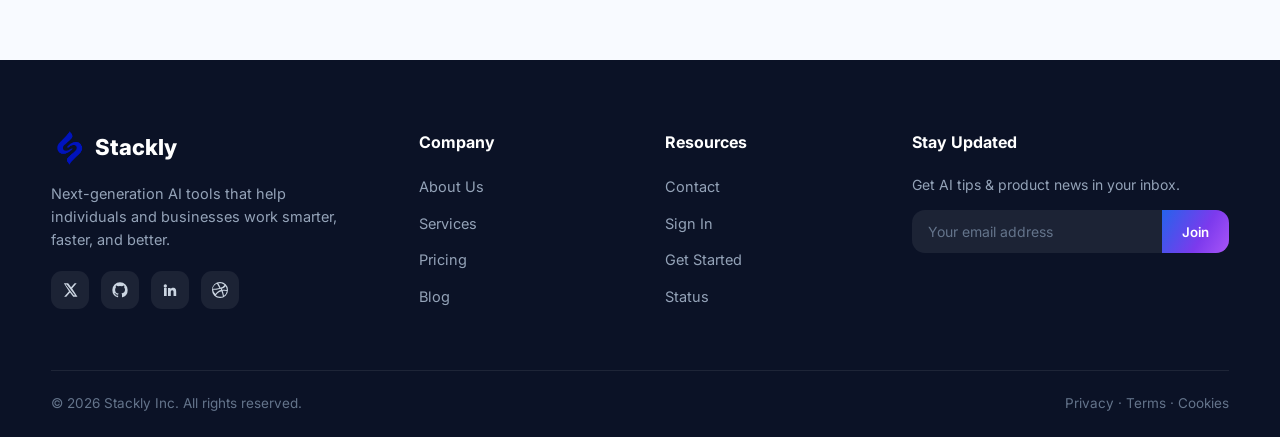
<file: about.html>
<!DOCTYPE html>
<html lang="en">
<head>
<meta charset="UTF-8">
<meta name="viewport" content="width=device-width, initial-scale=1.0">
<title>About Us — Stackly</title>
<link rel="icon" href="img/logo.png">
<link rel="preconnect" href="https://fonts.googleapis.com">
<link href="https://fonts.googleapis.com/css2?family=Inter:wght@400;500;600;700;800&display=swap" rel="stylesheet">
<link href="https://unpkg.com/aos@2.3.1/dist/aos.css" rel="stylesheet">
<link rel="stylesheet" href="css/style.css">
</head>
<body>

<div id="preloader">
  <img src="img/logo.png" alt="Stackly">
  <div class="loader-bar"><span></span></div>
  <p>Stackly</p>
</div>
<header id="header">
  <div class="container nav">
    <a href="index.html" class="brand"><img src="img/logo.png" alt="Stackly logo">Stackly</a>
    <nav class="nav-links" id="navLinks">
      <a href="index.html">Home</a>
      <a href="about.html">About</a>
      <a href="services.html">Services</a>
      <a href="blog.html">Blog</a>
      <a href="pricing.html">Pricing</a>
      <a href="contact.html">Contact</a>
      <a href="login.html" class="mobile-signin">Sign In</a>
    </nav>
    <div class="nav-actions">
      <a href="login.html" class="btn btn-ghost btn-sm">Sign In</a>
      <a href="register.html" class="btn btn-primary btn-sm">Get Started</a>
      <button class="hamburger" id="hamburger" aria-label="Menu"><span></span><span></span><span></span></button>
    </div>
  </div>
</header>
<section class="page-hero">
  <img class="blob blob-1" src="img/svg/blob.svg" alt="" style="width:420px;top:-80px;right:-80px">
  <div class="container">
    <span class="eyebrow" data-aos="fade-up">About Stackly</span>
    <h1 data-aos="fade-up" data-aos-delay="100">Smarter ideas. <span class="grad-text">Brighter tomorrow.</span></h1>
    <p data-aos="fade-up" data-aos-delay="200">We're a team of engineers, designers and dreamers building AI that amplifies human potential.</p>
  </div>
</section>

<section style="padding-top:20px">
  <div class="container split">
    <div class="about-visual" data-aos="fade-right">
      <div class="main-img">
        <div class="robot-badge" style="position:static;margin:0 auto 30px"><div class="core"><div class="robot-face"></div></div></div>
        <h3 style="text-align:center;font-size:22px">Your AI Partner for Growth</h3>
        <p style="text-align:center;color:var(--muted);margin-top:8px">From first prompt to full automation — Stackly grows with you.</p>
      </div>
      <div class="badge-float"><span class="ico"><svg width="20" height="20" viewBox="0 0 24 24" fill="none" stroke="currentColor" stroke-width="2" stroke-linecap="round"><path d="M13 2L4.5 13.5H11L9.5 22 19 9.5h-6.5L13 2z"/></svg></span>
        <div><b>99.9%</b><small>Uptime guaranteed</small></div></div>
    </div>
    <div data-aos="fade-left">
      <span class="eyebrow">Our Story</span>
      <h2 style="font-size:clamp(28px,3.4vw,40px);letter-spacing:-1px;margin:16px 0">Built to make AI <span class="grad-text">simple for everyone</span></h2>
      <p style="color:var(--muted);margin-bottom:14px">Founded in 2024, Stackly started with one belief: powerful AI shouldn't require a PhD. Today our platform serves over 10,000 users across 120+ countries, running millions of AI tasks every month.</p>
      <p style="color:var(--muted)">We combine cutting-edge models with thoughtful design, so creators, startups and enterprises can focus on ideas — not infrastructure.</p>
      <ul class="check-list">
        <li><span class="ck"><svg width="12" height="12" viewBox="0 0 24 24" fill="none" stroke="currentColor" stroke-width="3.5" stroke-linecap="round" stroke-linejoin="round"><path d="M20 6L9 17l-5-5"/></svg></span><span><b>Mission-first:</b> every feature is designed to save you time and spark better ideas.</span></li>
        <li><span class="ck"><svg width="12" height="12" viewBox="0 0 24 24" fill="none" stroke="currentColor" stroke-width="3.5" stroke-linecap="round" stroke-linejoin="round"><path d="M20 6L9 17l-5-5"/></svg></span><span><b>Privacy by default:</b> your data stays yours, protected by enterprise-grade security.</span></li>
        <li><span class="ck"><svg width="12" height="12" viewBox="0 0 24 24" fill="none" stroke="currentColor" stroke-width="3.5" stroke-linecap="round" stroke-linejoin="round"><path d="M20 6L9 17l-5-5"/></svg></span><span><b>Open ecosystem:</b> connect 200+ tools you already use, from Slack to Notion.</span></li>
      </ul>
      <a href="services.html" class="btn btn-primary">Explore Our Services</a>
    </div>
  </div>
</section>

<section style="padding-top:0">
  <div class="container">
    <div class="stats-band" data-aos="zoom-in">
      <div class="stat"><div class="num"><span data-count="10" data-suffix="K+">0</span></div><p>Active Users</p></div>
      <div class="stat"><div class="num"><span data-count="35">0</span></div><p>Team Members</p></div>
      <div class="stat"><div class="num"><span data-count="120" data-suffix="+">0</span></div><p>Countries</p></div>
      <div class="stat"><div class="num"><span data-count="14" data-suffix="M">0</span></div><p>Tasks Automated</p></div>
    </div>
  </div>
</section>

<section style="padding-top:0">
  <div class="container">
    <div class="sec-head" data-aos="fade-up">
      <span class="eyebrow">Values</span>
      <h2>What we <span class="grad-text">stand for</span></h2>
    </div>
    <div class="mini-grid">
      <div class="mini-card" data-aos="fade-up"><span class="ico">🚀</span><h3>Move Fast</h3><p>We ship weekly and learn from real users, not guesses.</p></div>
      <div class="mini-card" data-aos="fade-up" data-aos-delay="100"><span class="ico">🤝</span><h3>Radical Trust</h3><p>Transparent pricing, honest AI and data you control.</p></div>
      <div class="mini-card" data-aos="fade-up" data-aos-delay="200"><span class="ico">🎨</span><h3>Craft Matters</h3><p>Great software should feel effortless and beautiful.</p></div>
      <div class="mini-card" data-aos="fade-up" data-aos-delay="300"><span class="ico">🌍</span><h3>Global Mindset</h3><p>Built for teams everywhere, in every timezone.</p></div>
    </div>
  </div>
</section>

<section style="padding-top:0">
  <div class="container">
    <div class="sec-head" data-aos="fade-up">
      <span class="eyebrow">Human-Centered AI</span>
      <h2>Technology should <span class="grad-text">support people</span></h2>
      <p>We believe useful AI makes room for human judgment, creativity and clear choices.</p>
    </div>
    <div class="svc-grid">
      <article class="svc-card" data-aos="fade-up">
        <span class="ico" aria-hidden="true">◎</span>
        <h3>People stay in control</h3>
        <p>AI can help with the busywork while people guide decisions and shape the final result.</p>
      </article>
      <article class="svc-card" data-aos="fade-up" data-aos-delay="100">
        <span class="ico" aria-hidden="true">✦</span>
        <h3>Useful over impressive</h3>
        <p>We focus on practical tools that make everyday work clearer and easier to move forward.</p>
      </article>
      <article class="svc-card" data-aos="fade-up" data-aos-delay="200">
        <span class="ico" aria-hidden="true">◇</span>
        <h3>Clarity by design</h3>
        <p>Thoughtful workflows and understandable controls help people work with confidence.</p>
      </article>
    </div>
  </div>
</section>

<section style="padding-top:0">
  <div class="container">
    <div class="sec-head" data-aos="fade-up">
      <span class="eyebrow">Team</span>
      <h2>Meet the <span class="grad-text">makers</span></h2>
      <p>The people behind the pixels and the models.</p>
    </div>
    <div class="team-grid">
      <div class="team-card" data-aos="fade-up"><div class="photo" style="background:linear-gradient(135deg,#2563eb,#60a5fa)">AR</div><h4>Aarav Rao</h4><p>Co-founder &amp; CEO</p></div>
      <div class="team-card" data-aos="fade-up" data-aos-delay="100"><div class="photo" style="background:linear-gradient(135deg,#7c3aed,#c084fc)">MK</div><h4>Mira Kapoor</h4><p>Co-founder &amp; CTO</p></div>
      <div class="team-card" data-aos="fade-up" data-aos-delay="200"><div class="photo" style="background:linear-gradient(135deg,#059669,#34d399)">JT</div><h4>Jonas Thal</h4><p>Head of Design</p></div>
      <div class="team-card" data-aos="fade-up" data-aos-delay="300"><div class="photo" style="background:linear-gradient(135deg,#db2777,#f472b6)">SL</div><h4>Sofia Lind</h4><p>Head of AI Research</p></div>
    </div>
  </div>
</section>

<section style="padding-top:0">
  <div class="container">
    <div class="sec-head" data-aos="fade-up">
      <span class="eyebrow">Who We Build For</span>
      <h2>Big ideas, <span class="grad-text">different starting points</span></h2>
      <p>Stackly is made to fit the way people and teams already work.</p>
    </div>
    <div class="mini-grid">
      <article class="mini-card" data-aos="fade-up">
        <span class="ico" aria-hidden="true">✎</span>
        <h3>Independent creators</h3>
        <p>Go from a rough idea to polished content and visuals with less busywork.</p>
      </article>
      <article class="mini-card" data-aos="fade-up" data-aos-delay="100">
        <span class="ico" aria-hidden="true">↗</span>
        <h3>Growing businesses</h3>
        <p>Make repeatable processes easier to manage as your workload expands.</p>
      </article>
      <article class="mini-card" data-aos="fade-up" data-aos-delay="200">
        <span class="ico" aria-hidden="true">⌘</span>
        <h3>Product teams</h3>
        <p>Explore ideas, organize research and keep projects moving together.</p>
      </article>
      <article class="mini-card" data-aos="fade-up" data-aos-delay="300">
        <span class="ico" aria-hidden="true">▤</span>
        <h3>Large organizations</h3>
        <p>Bring AI capabilities into team workflows with the controls organizations need.</p>
      </article>
    </div>
  </div>
</section>

<section style="padding-top:0">
  <div class="container">
    <div class="cta-band" data-aos="zoom-in">
      <h2>Want to build the future with us?</h2>
      <p>We're always looking for curious minds. Come say hello.</p>
      <a href="contact.html" class="btn btn-white" style="padding:15px 36px">Contact Us →</a>
    </div>
  </div>
</section>
<section class="extra-section"><div class="container"><div class="sec-head"><span class="eyebrow">What guides us</span><h2>Built around <span class="grad-text">people-first AI</span></h2><p>Technology should make good work easier, clearer and more accessible.</p></div><div class="svc-grid"><article class="svc-card"><span class="ico">✦</span><h3>Our mission</h3><p>Help teams turn ambitious ideas into useful outcomes with approachable AI tools.</p></article><article class="svc-card"><span class="ico">◎</span><h3>Our approach</h3><p>Pair capable technology with thoughtful workflows, clear controls and human judgment.</p></article><article class="svc-card"><span class="ico">↗</span><h3>Our promise</h3><p>Keep improving the experience through practical features and user feedback.</p></article></div></div></section>
<footer>
<div class="foot-grid container">
  <div class="foot-brand">
    <a href="index.html" class="brand"><img src="img/logo.png" alt="">Stackly</a>
    <p>Next-generation AI tools that help individuals and businesses work smarter, faster, and better.</p>
    <div class="socials">
      <a href="404.html" aria-label="X"><svg width="16" height="16" viewBox="0 0 24 24" fill="currentColor"><path d="M18.9 2H22l-6.8 7.8L23.2 22h-6.3l-4.9-6.4L6.4 22H3.2l7.3-8.3L2.8 2h6.4l4.4 5.9L18.9 2zm-1.1 18h1.7L7.1 3.9H5.3L17.8 20z"/></svg></a>
      <a href="404.html" aria-label="GitHub"><svg width="16" height="16" viewBox="0 0 24 24" fill="currentColor"><path d="M12 .5A11.5 11.5 0 0 0 .5 12a11.5 11.5 0 0 0 7.9 10.9c.6.1.8-.2.8-.5v-2c-3.2.7-3.9-1.4-3.9-1.4-.5-1.3-1.3-1.7-1.3-1.7-1-.7.1-.7.1-.7 1.2.1 1.8 1.2 1.8 1.2 1 1.8 2.8 1.3 3.4 1 .1-.8.4-1.3.7-1.6-2.6-.3-5.3-1.3-5.3-5.7 0-1.3.4-2.3 1.2-3.1-.1-.3-.5-1.5.1-3.1 0 0 1-.3 3.2 1.2a11 11 0 0 1 5.8 0C17.2 4.9 18.2 5.2 18.2 5.2c.6 1.6.2 2.8.1 3.1.8.8 1.2 1.8 1.2 3.1 0 4.4-2.7 5.4-5.3 5.7.4.4.8 1.1.8 2.2v3.2c0 .3.2.6.8.5A11.5 11.5 0 0 0 23.5 12 11.5 11.5 0 0 0 12 .5z"/></svg></a>
      <a href="404.html" aria-label="LinkedIn"><svg width="16" height="16" viewBox="0 0 24 24" fill="currentColor"><path d="M4.98 3.5a2.5 2.5 0 1 1 0 5 2.5 2.5 0 0 1 0-5zM3 9h4v12H3zM9 9h3.8v1.7h.1c.5-1 1.8-2 3.7-2 4 0 4.7 2.6 4.7 6V21h-4v-5.5c0-1.3 0-3-1.9-3s-2.2 1.4-2.2 2.9V21H9z"/></svg></a>
      <a href="404.html" aria-label="Dribbble"><svg width="16" height="16" viewBox="0 0 24 24" fill="currentColor"><path d="M12 0a12 12 0 1 0 0 24 12 12 0 0 0 0-24zm7.9 5.6a10.2 10.2 0 0 1 2.3 6.4c-.4-.1-3.7-.8-7-.3l-.6-1.5a10.5 10.5 0 0 0 6.3-4.6zM12 1.8c2.6 0 5 1 6.8 2.6a13 13 0 0 1-5.9 4.3A51 51 0 0 0 9.4 2a10 10 0 0 1 2.6-.2zM7.4 2.6a61 61 0 0 1 3.6 6.3c-4.5 1.2-8.5 1.2-9.9 1.2a10.3 10.3 0 0 1 6.3-7.5zM1.8 12v-.3c1.4 0 6.2.1 11.1-1.6l.8 1.7c-5.1 1.4-7.9 5.3-8.6 6.3A10.1 10.1 0 0 1 1.8 12zM12 22.2a10 10 0 0 1-6.1-2.1c.4-.7 2.5-4.3 8.3-6.1a42 42 0 0 1 2.2 7.7 10 10 0 0 1-4.4.5zm6-1.4c-.1-.7-.8-4-2-7.6 3.1-.5 5.9.3 6.2.4a10.2 10.2 0 0 1-4.2 7.2z"/></svg></a>
    </div>
  </div>
  <div>
    <h4>Company</h4>
    <ul class="foot-links">
      <li><a href="about.html">About Us</a></li>
      <li><a href="services.html">Services</a></li>
      <li><a href="pricing.html">Pricing</a></li>
      <li><a href="blog.html">Blog</a></li>
    </ul>
  </div>
  <div>
    <h4>Resources</h4>
    <ul class="foot-links">
      <li><a href="contact.html">Contact</a></li>
      <li><a href="login.html">Sign In</a></li>
      <li><a href="register.html">Get Started</a></li>
      <li><a href="404.html">Status</a></li>
    </ul>
  </div>
  <div>
    <h4>Stay Updated</h4>
    <p style="font-size:14px;color:#94a3b8">Get AI tips & product news in your inbox.</p>
    <form class="newsletter"><input type="email" placeholder="Your email address" required><button type="submit">Join</button></form>
  </div>
</div>
<div class="foot-bottom container">
  <span>© 2026 Stackly Inc. All rights reserved.</span>
  <span>Privacy · Terms · Cookies</span>
</div></footer>
<button id="toTop" aria-label="Back to top"><svg width="18" height="18" viewBox="0 0 24 24" fill="none" stroke="currentColor" stroke-width="2.5" stroke-linecap="round"><path d="M12 19V5M5 12l7-7 7 7"/></svg></button>
<script src="https://unpkg.com/aos@2.3.1/dist/aos.js"></script>
<script src="https://cdnjs.cloudflare.com/ajax/libs/gsap/3.12.5/gsap.min.js"></script>
<script src="js/main.js"></script>

</body>
</html>
</file>
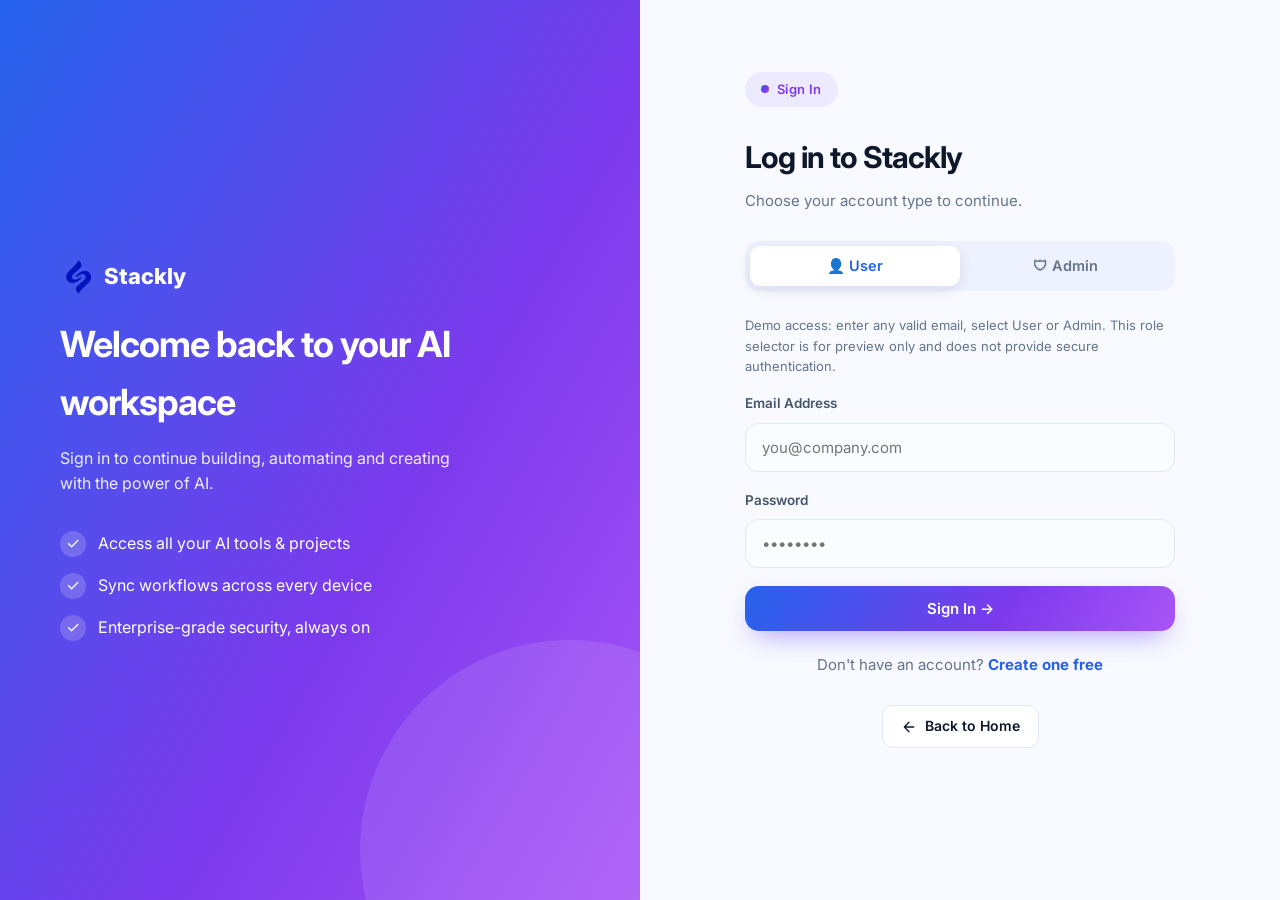
<file: admin.html>
<!DOCTYPE html>
<html lang="en">
<head>
<meta charset="UTF-8">
<meta name="viewport" content="width=device-width, initial-scale=1.0">
<title>Admin Dashboard — Stackly</title>
<link rel="icon" href="img/logo.png">
<link rel="preconnect" href="https://fonts.googleapis.com">
<link href="https://fonts.googleapis.com/css2?family=Inter:wght@400;500;600;700;800&display=swap" rel="stylesheet">
<link href="https://unpkg.com/aos@2.3.1/dist/aos.css" rel="stylesheet">
<link rel="stylesheet" href="css/style.css">
</head>
<body data-needs-role="admin">

<div id="preloader">
  <img src="img/logo.png" alt="Stackly">
  <div class="loader-bar"><span></span></div>
  <p>Stackly</p>
</div>

<div class="dash">
  <aside class="sidebar" id="sidebar">
    <a href="index.html" class="brand"><img src="img/logo.png" width="32" alt="">Stackly</a>
    <p class="side-label">Admin</p>
    <button class="side-link active">▦ Overview</button>
    <button class="side-link">👥 Users</button>
    <button class="side-link">💳 Subscriptions</button>
    <button class="side-link">📈 Revenue</button>
    <button class="side-link">🛡 Moderation</button>
    <button class="side-link">⚙ Settings</button>
    <p class="side-label">System</p>
    <div style="background:rgba(74,222,128,.08);border:1px solid rgba(74,222,128,.25);border-radius:14px;padding:12px 14px;margin:0 4px">
      <b style="font-size:13px;color:#4ade80">● All systems operational</b><br><small style="color:#94a3b8;font-size:11.5px">99.98% uptime · 30 days</small>
    </div>
    <button class="side-link logout-btn">⏻ Log Out</button>
  </aside>
  <main class="dash-main">
    <div class="dash-top">
      <div style="display:flex;align-items:center;gap:14px">
        <button class="menu-btn" id="sidebarToggle">☰</button>
        <div><h1>Admin Console</h1><p id="dashClock">Loading…</p></div>
      </div>
      <div class="dash-user"><span class="avatar" data-user-initial>A</span><div><b data-user-name>Admin</b><small data-user-role>Administrator</small></div></div>
    </div>

    <div class="stat-cards">
      <div class="stat-card"><div class="top"><span class="ico" style="background:rgba(37,99,235,.09);color:var(--blue)">👥</span><span class="trend up">+12%</span></div><div class="num"><span data-count="10247">0</span></div><div class="lbl">Total Users</div></div>
      <div class="stat-card"><div class="top"><span class="ico" style="background:rgba(5,150,105,.1);color:#059669">💳</span><span class="trend up">+8%</span></div><div class="num">$<span data-count="84" data-suffix="K">0</span></div><div class="lbl">MRR</div></div>
      <div class="stat-card"><div class="top"><span class="ico" style="background:rgba(168,85,247,.1);color:var(--purple)">⚡</span><span class="trend up">+24%</span></div><div class="num"><span data-count="1.4" >0</span>M</div><div class="lbl">AI Tasks / Mo</div></div>
      <div class="stat-card"><div class="top"><span class="ico" style="background:rgba(220,38,38,.1);color:#dc2626">🎫</span><span class="trend down">−5</span></div><div class="num">18</div><div class="lbl">Open Tickets</div></div>
    </div>

    <div class="dash-cols">
      <div class="panel">
        <h3>Platform Growth <small>New users per month</small></h3>
        <div class="chart" id="barChart" data-values="[22,35,30,48,44,62,58,80,72,90,86,100]" data-labels='["Oct","Nov","Dec","Jan","Feb","Mar","Apr","May","Jun","Jul","Aug","Sep"]'></div>
      </div>
      <div class="panel">
        <h3>Plan Distribution</h3>
        <div class="ring-wrap">
          <svg class="ring-svg" width="120" height="120" viewBox="0 0 120 120">
            <defs><linearGradient id="ringGrad" x1="0" y1="0" x2="1" y2="1"><stop offset="0" stop-color="#2563eb"/><stop offset="1" stop-color="#a855f7"/></linearGradient></defs>
            <circle class="bg" cx="60" cy="60" r="54"/>
            <circle class="fg" cx="60" cy="60" r="54" data-pct="82" transform="rotate(-90 60 60)"/>
          </svg>
          <div><div id="ringPct" style="font-size:34px;font-weight:800" class="grad-text">0%</div><p style="color:var(--muted);font-size:13.5px">free-to-paid<br>conversion</p></div>
        </div>
        <hr style="border:none;border-top:1px solid var(--line);margin:20px 0">
        <div style="display:grid;gap:10px;font-size:14px">
          <div style="display:flex;justify-content:space-between"><span>● Starter (free)</span><b>7,380</b></div>
          <div style="display:flex;justify-content:space-between"><span style="color:var(--violet)">● Pro</span><b>2,410</b></div>
          <div style="display:flex;justify-content:space-between"><span style="color:var(--blue)">● Enterprise</span><b>457</b></div>
        </div>
      </div>
    </div>

    <div class="dash-cols">
      <div class="panel">
        <h3>Latest Users <small>Click headers to sort</small></h3>
        <div class="table-wrap"><table>
          <thead><tr><th data-sort>User</th><th data-sort>Email</th><th data-sort>Plan</th><th data-sort>Status</th></tr></thead>
          <tbody>
            <tr><td><b>Sara Chen</b></td><td>sara@acme.co</td><td><span class="pill violet">Pro</span></td><td><span class="pill green">Active</span></td></tr>
            <tr><td><b>Diego Marin</b></td><td>diego@studio.com</td><td><span class="pill blue">Starter</span></td><td><span class="pill green">Active</span></td></tr>
            <tr><td><b>Amara Osei</b></td><td>amara@fintech.io</td><td><span class="pill violet">Pro</span></td><td><span class="pill amber">Trial</span></td></tr>
            <tr><td><b>Liam Novak</b></td><td>liam@corp.net</td><td><span class="pill green">Enterprise</span></td><td><span class="pill green">Active</span></td></tr>
            <tr><td><b>Yuki Tanaka</b></td><td>yuki@lab.jp</td><td><span class="pill blue">Starter</span></td><td><span class="pill red">Suspended</span></td></tr>
          </tbody>
        </table></div>
      </div>
      <div class="panel">
        <h3>System Activity</h3>
        <div class="activity">
          <div class="act"><span class="dot" style="background:#059669"></span><div><b>New Enterprise signup</b> NovaHealth Inc.<small>12 min ago</small></div></div>
          <div class="act"><span class="dot" style="background:#2563eb"></span><div><b>Model upgraded</b> gpt-stackly-v3 deployed<small>1 hour ago</small></div></div>
          <div class="act"><span class="dot" style="background:#d97706"></span><div><b>Usage spike detected</b> EU region · auto-scaled<small>3 hours ago</small></div></div>
          <div class="act"><span class="dot" style="background:#dc2626"></span><div><b>Payment failed</b> 3 accounts · retry scheduled<small>5 hours ago</small></div></div>
          <div class="act"><span class="dot" style="background:#7c3aed"></span><div><b>Weekly report sent</b> to 42 admin emails<small>Yesterday</small></div></div>
        </div>
      </div>
    </div>
  </main>
</div>
<button id="toTop" aria-label="Back to top"><svg width="18" height="18" viewBox="0 0 24 24" fill="none" stroke="currentColor" stroke-width="2.5" stroke-linecap="round"><path d="M12 19V5M5 12l7-7 7 7"/></svg></button>
<script src="https://unpkg.com/aos@2.3.1/dist/aos.js"></script>
<script src="https://cdnjs.cloudflare.com/ajax/libs/gsap/3.12.5/gsap.min.js"></script>
<script src="js/main.js"></script>
<script src="js/auth.js"></script>
<script src="js/dashboard.js"></script>
</body>
</html>
</file>
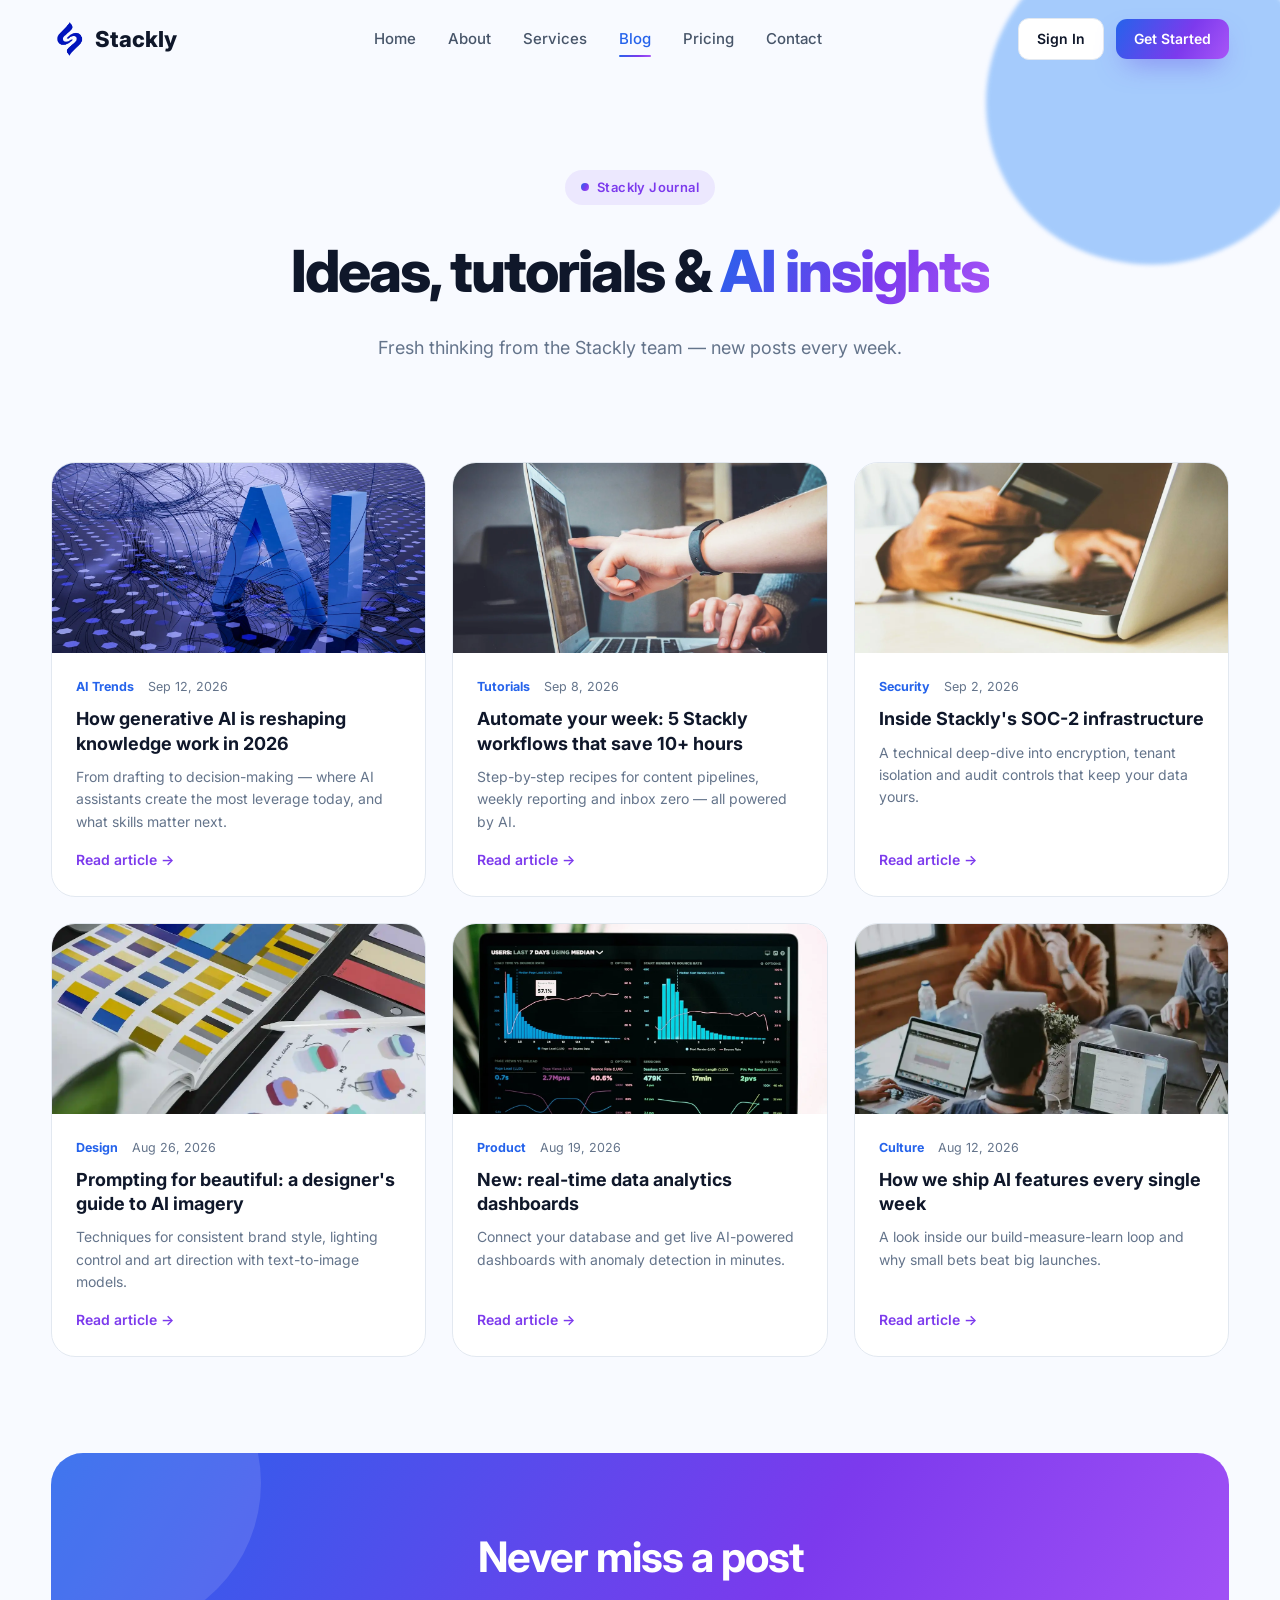
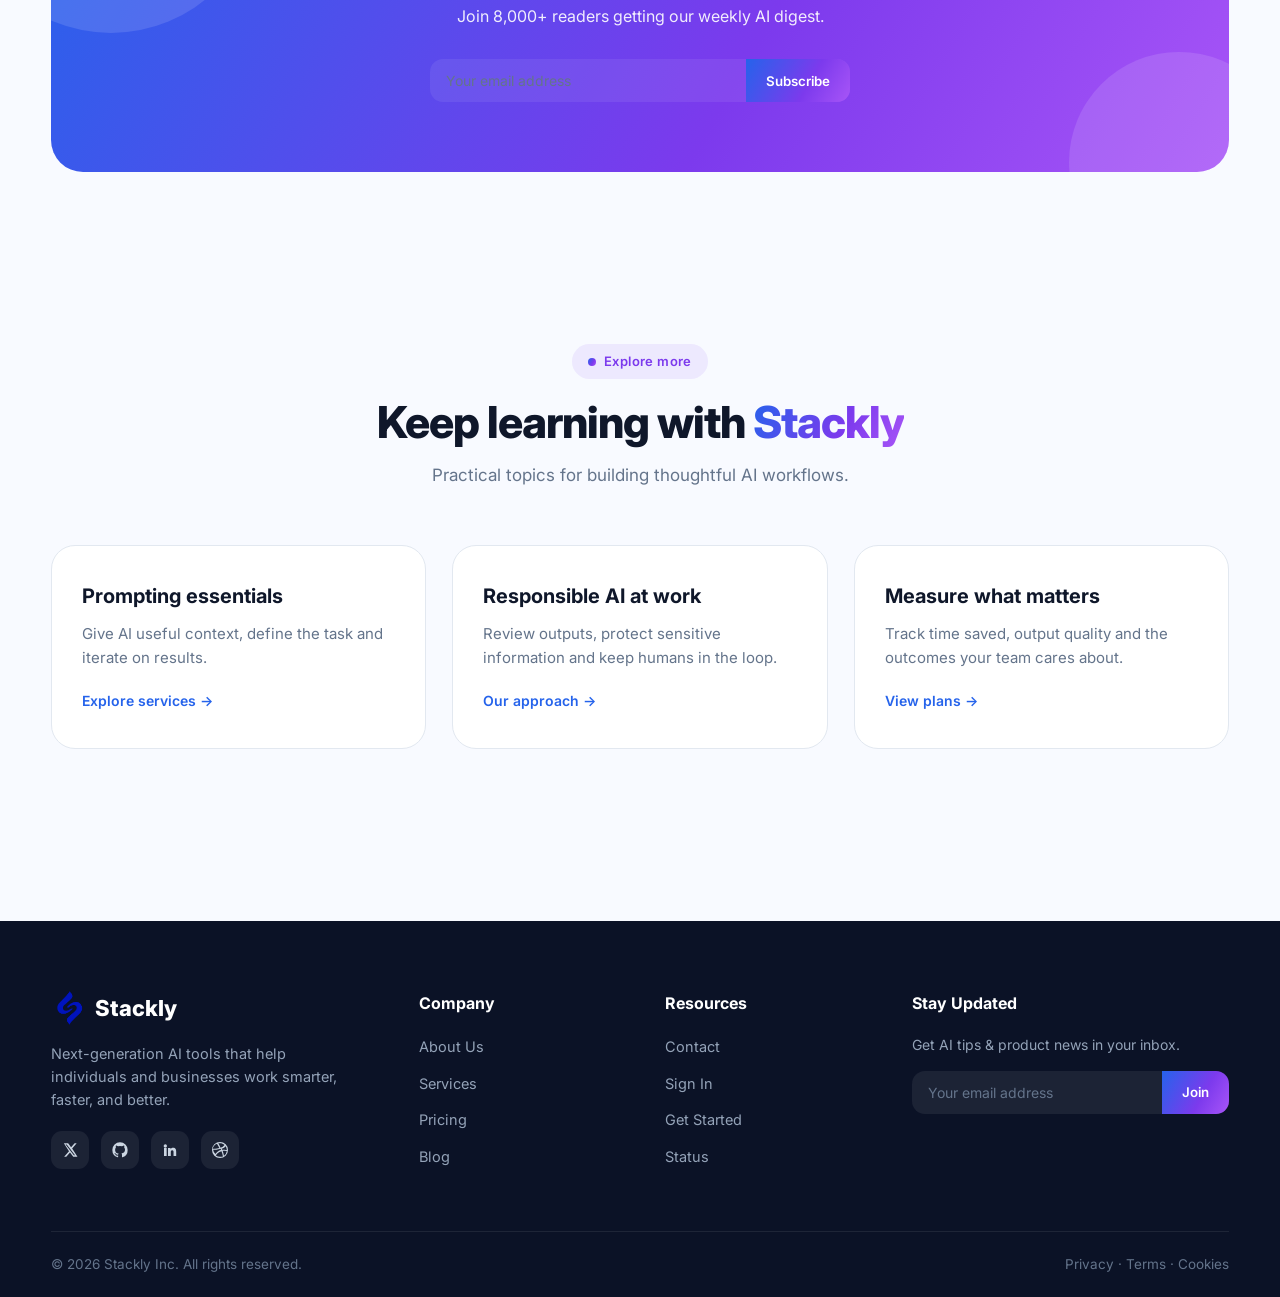
<file: blog.html>
<!DOCTYPE html>
<html lang="en">
<head>
<meta charset="UTF-8">
<meta name="viewport" content="width=device-width, initial-scale=1.0">
<title>Blog — Stackly</title>
<link rel="icon" href="img/logo.png">
<link rel="preconnect" href="https://fonts.googleapis.com">
<link href="https://fonts.googleapis.com/css2?family=Inter:wght@400;500;600;700;800&display=swap" rel="stylesheet">
<link href="https://unpkg.com/aos@2.3.1/dist/aos.css" rel="stylesheet">
<link rel="stylesheet" href="css/style.css">
</head>
<body>

<div id="preloader">
  <img src="img/logo.png" alt="Stackly">
  <div class="loader-bar"><span></span></div>
  <p>Stackly</p>
</div>
<header id="header">
  <div class="container nav">
    <a href="index.html" class="brand"><img src="img/logo.png" alt="Stackly logo">Stackly</a>
    <nav class="nav-links" id="navLinks">
      <a href="index.html">Home</a>
      <a href="about.html">About</a>
      <a href="services.html">Services</a>
      <a href="blog.html">Blog</a>
      <a href="pricing.html">Pricing</a>
      <a href="contact.html">Contact</a>
      <a href="login.html" class="mobile-signin">Sign In</a>
    </nav>
    <div class="nav-actions">
      <a href="login.html" class="btn btn-ghost btn-sm">Sign In</a>
      <a href="register.html" class="btn btn-primary btn-sm">Get Started</a>
      <button class="hamburger" id="hamburger" aria-label="Menu"><span></span><span></span><span></span></button>
    </div>
  </div>
</header>
<section class="page-hero">
  <img class="blob blob-1" src="img/svg/blob.svg" alt="" style="width:420px;top:-80px;right:-80px">
  <div class="container">
    <span class="eyebrow" data-aos="fade-up">Stackly Journal</span>
    <h1 data-aos="fade-up" data-aos-delay="100">Ideas, tutorials &amp; <span class="grad-text">AI insights</span></h1>
    <p data-aos="fade-up" data-aos-delay="200">Fresh thinking from the Stackly team — new posts every week.</p>
  </div>
</section>

<section style="padding-top:20px">
  <div class="container">
    <div class="blog-grid">
      <article class="blog-card" data-aos="fade-up" data-aos-delay="0">
        <div class="blog-thumb"><img class="art" src="img/blog/ai-knowledge-work.webp" alt="AI assistant illustration"></div>
        <div class="blog-body">
          <div class="blog-meta"><span class="cat">AI Trends</span><span>Sep 12, 2026</span></div>
          <h3>How generative AI is reshaping knowledge work in 2026</h3><p>From drafting to decision-making — where AI assistants create the most leverage today, and what skills matter next.</p>
          <a href="contact.html" class="more" onclick="toast('Full article coming soon!');return false">Read article →</a>
        </div>
      </article>

      <article class="blog-card" data-aos="fade-up" data-aos-delay="100">
        <div class="blog-thumb"><img class="art" src="img/blog/workflow-automation.webp" alt="Workflow automation illustration"></div>
        <div class="blog-body">
          <div class="blog-meta"><span class="cat">Tutorials</span><span>Sep 8, 2026</span></div>
          <h3>Automate your week: 5 Stackly workflows that save 10+ hours</h3><p>Step-by-step recipes for content pipelines, weekly reporting and inbox zero — all powered by AI.</p>
          <a href="contact.html" class="more" onclick="toast('Full article coming soon!');return false">Read article →</a>
        </div>
      </article>

      <article class="blog-card" data-aos="fade-up" data-aos-delay="200">
        <div class="blog-thumb"><img class="art" src="img/blog/security.webp" alt="Security shield illustration"></div>
        <div class="blog-body">
          <div class="blog-meta"><span class="cat">Security</span><span>Sep 2, 2026</span></div>
          <h3>Inside Stackly's SOC-2 infrastructure</h3><p>A technical deep-dive into encryption, tenant isolation and audit controls that keep your data yours.</p>
          <a href="contact.html" class="more" onclick="toast('Full article coming soon!');return false">Read article →</a>
        </div>
      </article>

      <article class="blog-card" data-aos="fade-up" data-aos-delay="0">
        <div class="blog-thumb"><img class="art" src="img/blog/ai-design.webp" alt="Design illustration"></div>
        <div class="blog-body">
          <div class="blog-meta"><span class="cat">Design</span><span>Aug 26, 2026</span></div>
          <h3>Prompting for beautiful: a designer's guide to AI imagery</h3><p>Techniques for consistent brand style, lighting control and art direction with text-to-image models.</p>
          <a href="contact.html" class="more" onclick="toast('Full article coming soon!');return false">Read article →</a>
        </div>
      </article>

      <article class="blog-card" data-aos="fade-up" data-aos-delay="100">
        <div class="blog-thumb"><img class="art" src="img/blog/analytics.webp" alt="Analytics illustration"></div>
        <div class="blog-body">
          <div class="blog-meta"><span class="cat">Product</span><span>Aug 19, 2026</span></div>
          <h3>New: real-time data analytics dashboards</h3><p>Connect your database and get live AI-powered dashboards with anomaly detection in minutes.</p>
          <a href="contact.html" class="more" onclick="toast('Full article coming soon!');return false">Read article →</a>
        </div>
      </article>

      <article class="blog-card" data-aos="fade-up" data-aos-delay="200">
        <div class="blog-thumb"><img class="art" src="img/blog/team-culture.webp" alt="Team culture illustration"></div>
        <div class="blog-body">
          <div class="blog-meta"><span class="cat">Culture</span><span>Aug 12, 2026</span></div>
          <h3>How we ship AI features every single week</h3><p>A look inside our build-measure-learn loop and why small bets beat big launches.</p>
          <a href="contact.html" class="more" onclick="toast('Full article coming soon!');return false">Read article →</a>
        </div>
      </article>
    </div>
  </div>
</section>

<section style="padding-top:0">
  <div class="container">
    <div class="cta-band" data-aos="zoom-in">
      <h2>Never miss a post</h2>
      <p>Join 8,000+ readers getting our weekly AI digest.</p>
      <form class="newsletter" style="max-width:420px;margin:0 auto;position:relative;z-index:1"><input type="email" placeholder="Your email address" required><button type="submit">Subscribe</button></form>
    </div>
  </div>
</section>
<section class="extra-section"><div class="container"><div class="sec-head"><span class="eyebrow">Explore more</span><h2>Keep learning with <span class="grad-text">Stackly</span></h2><p>Practical topics for building thoughtful AI workflows.</p></div><div class="svc-grid"><article class="svc-card"><h3>Prompting essentials</h3><p>Give AI useful context, define the task and iterate on results.</p><a href="services.html">Explore services →</a></article><article class="svc-card"><h3>Responsible AI at work</h3><p>Review outputs, protect sensitive information and keep humans in the loop.</p><a href="about.html">Our approach →</a></article><article class="svc-card"><h3>Measure what matters</h3><p>Track time saved, output quality and the outcomes your team cares about.</p><a href="pricing.html">View plans →</a></article></div></div></section>
<footer>
<div class="foot-grid container">
  <div class="foot-brand">
    <a href="index.html" class="brand"><img src="img/logo.png" alt="">Stackly</a>
    <p>Next-generation AI tools that help individuals and businesses work smarter, faster, and better.</p>
    <div class="socials">
      <a href="404.html" aria-label="X"><svg width="16" height="16" viewBox="0 0 24 24" fill="currentColor"><path d="M18.9 2H22l-6.8 7.8L23.2 22h-6.3l-4.9-6.4L6.4 22H3.2l7.3-8.3L2.8 2h6.4l4.4 5.9L18.9 2zm-1.1 18h1.7L7.1 3.9H5.3L17.8 20z"/></svg></a>
      <a href="404.html" aria-label="GitHub"><svg width="16" height="16" viewBox="0 0 24 24" fill="currentColor"><path d="M12 .5A11.5 11.5 0 0 0 .5 12a11.5 11.5 0 0 0 7.9 10.9c.6.1.8-.2.8-.5v-2c-3.2.7-3.9-1.4-3.9-1.4-.5-1.3-1.3-1.7-1.3-1.7-1-.7.1-.7.1-.7 1.2.1 1.8 1.2 1.8 1.2 1 1.8 2.8 1.3 3.4 1 .1-.8.4-1.3.7-1.6-2.6-.3-5.3-1.3-5.3-5.7 0-1.3.4-2.3 1.2-3.1-.1-.3-.5-1.5.1-3.1 0 0 1-.3 3.2 1.2a11 11 0 0 1 5.8 0C17.2 4.9 18.2 5.2 18.2 5.2c.6 1.6.2 2.8.1 3.1.8.8 1.2 1.8 1.2 3.1 0 4.4-2.7 5.4-5.3 5.7.4.4.8 1.1.8 2.2v3.2c0 .3.2.6.8.5A11.5 11.5 0 0 0 23.5 12 11.5 11.5 0 0 0 12 .5z"/></svg></a>
      <a href="404.html" aria-label="LinkedIn"><svg width="16" height="16" viewBox="0 0 24 24" fill="currentColor"><path d="M4.98 3.5a2.5 2.5 0 1 1 0 5 2.5 2.5 0 0 1 0-5zM3 9h4v12H3zM9 9h3.8v1.7h.1c.5-1 1.8-2 3.7-2 4 0 4.7 2.6 4.7 6V21h-4v-5.5c0-1.3 0-3-1.9-3s-2.2 1.4-2.2 2.9V21H9z"/></svg></a>
      <a href="404.html" aria-label="Dribbble"><svg width="16" height="16" viewBox="0 0 24 24" fill="currentColor"><path d="M12 0a12 12 0 1 0 0 24 12 12 0 0 0 0-24zm7.9 5.6a10.2 10.2 0 0 1 2.3 6.4c-.4-.1-3.7-.8-7-.3l-.6-1.5a10.5 10.5 0 0 0 6.3-4.6zM12 1.8c2.6 0 5 1 6.8 2.6a13 13 0 0 1-5.9 4.3A51 51 0 0 0 9.4 2a10 10 0 0 1 2.6-.2zM7.4 2.6a61 61 0 0 1 3.6 6.3c-4.5 1.2-8.5 1.2-9.9 1.2a10.3 10.3 0 0 1 6.3-7.5zM1.8 12v-.3c1.4 0 6.2.1 11.1-1.6l.8 1.7c-5.1 1.4-7.9 5.3-8.6 6.3A10.1 10.1 0 0 1 1.8 12zM12 22.2a10 10 0 0 1-6.1-2.1c.4-.7 2.5-4.3 8.3-6.1a42 42 0 0 1 2.2 7.7 10 10 0 0 1-4.4.5zm6-1.4c-.1-.7-.8-4-2-7.6 3.1-.5 5.9.3 6.2.4a10.2 10.2 0 0 1-4.2 7.2z"/></svg></a>
    </div>
  </div>
  <div>
    <h4>Company</h4>
    <ul class="foot-links">
      <li><a href="about.html">About Us</a></li>
      <li><a href="services.html">Services</a></li>
      <li><a href="pricing.html">Pricing</a></li>
      <li><a href="blog.html">Blog</a></li>
    </ul>
  </div>
  <div>
    <h4>Resources</h4>
    <ul class="foot-links">
      <li><a href="contact.html">Contact</a></li>
      <li><a href="login.html">Sign In</a></li>
      <li><a href="register.html">Get Started</a></li>
      <li><a href="404.html">Status</a></li>
    </ul>
  </div>
  <div>
    <h4>Stay Updated</h4>
    <p style="font-size:14px;color:#94a3b8">Get AI tips & product news in your inbox.</p>
    <form class="newsletter"><input type="email" placeholder="Your email address" required><button type="submit">Join</button></form>
  </div>
</div>
<div class="foot-bottom container">
  <span>© 2026 Stackly Inc. All rights reserved.</span>
  <span>Privacy · Terms · Cookies</span>
</div></footer>
<button id="toTop" aria-label="Back to top"><svg width="18" height="18" viewBox="0 0 24 24" fill="none" stroke="currentColor" stroke-width="2.5" stroke-linecap="round"><path d="M12 19V5M5 12l7-7 7 7"/></svg></button>
<script src="https://unpkg.com/aos@2.3.1/dist/aos.js"></script>
<script src="https://cdnjs.cloudflare.com/ajax/libs/gsap/3.12.5/gsap.min.js"></script>
<script src="js/main.js"></script>

</body>
</html>
</file>
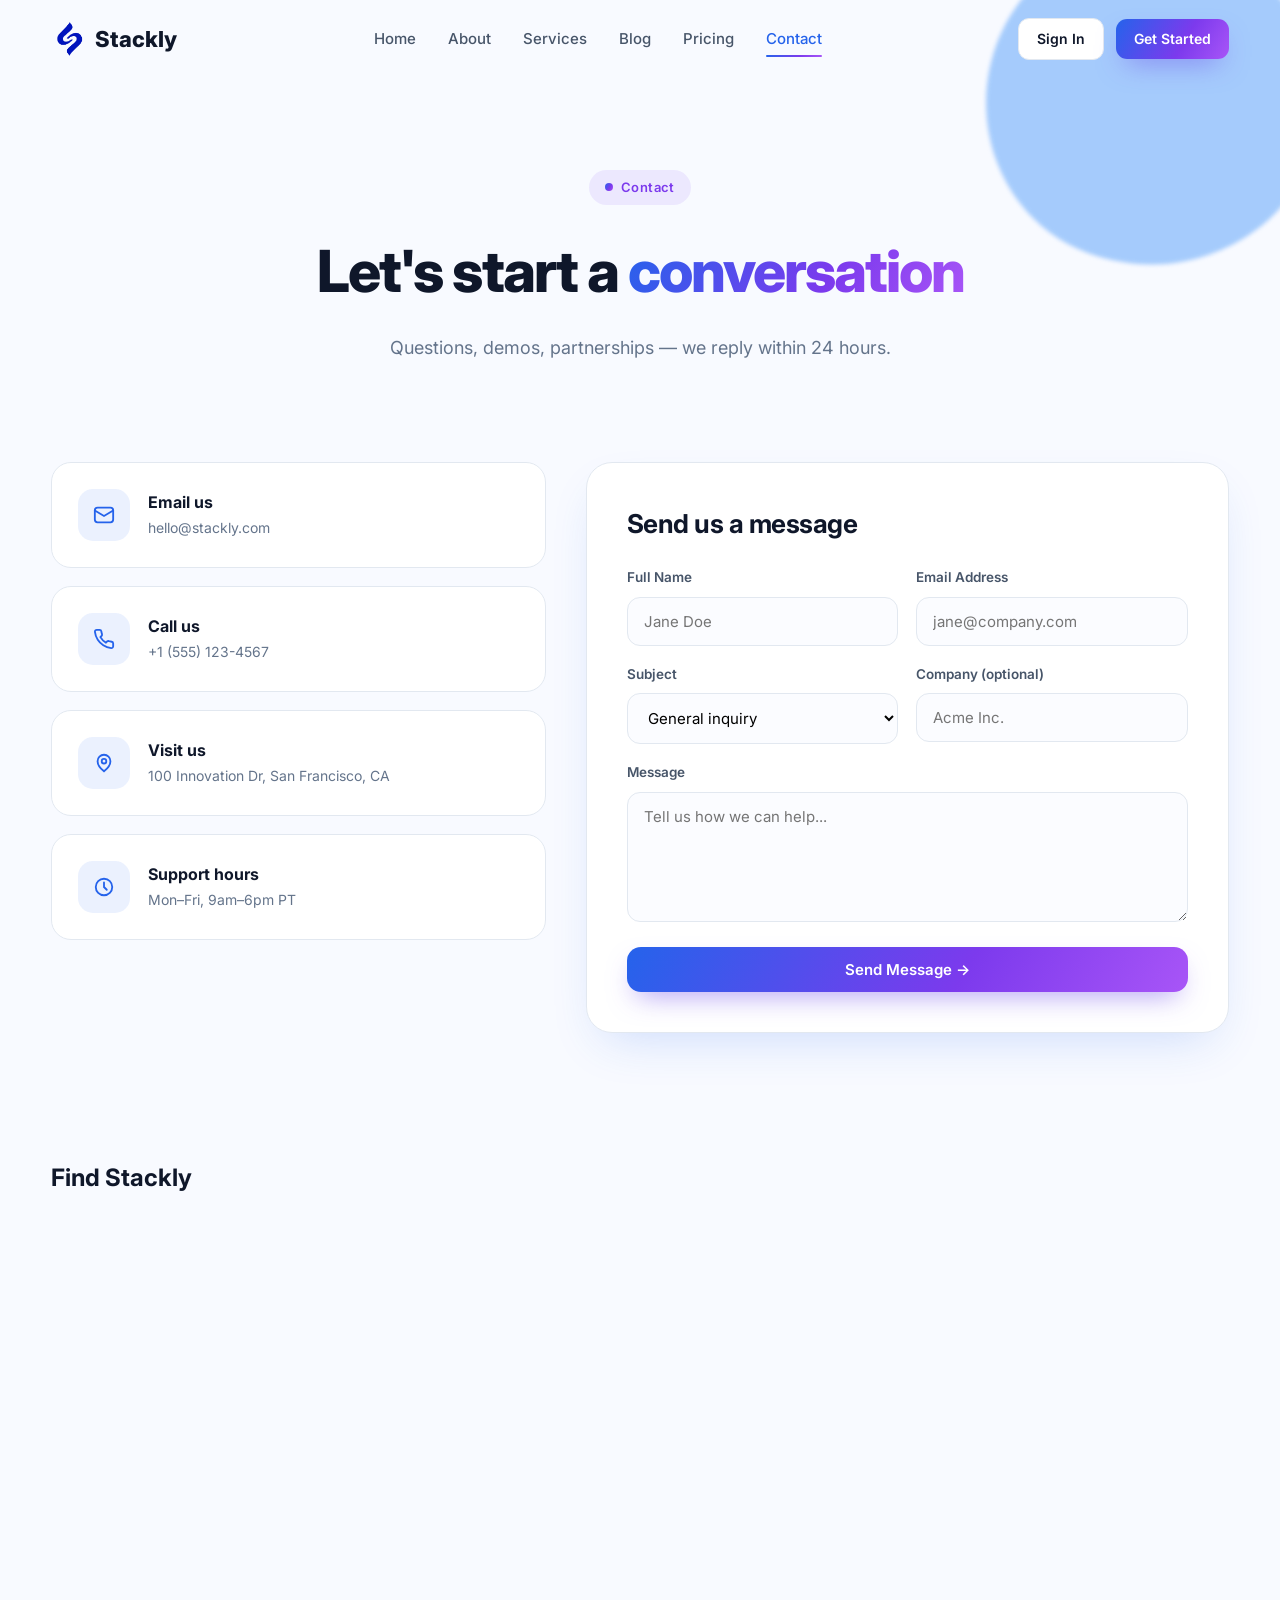
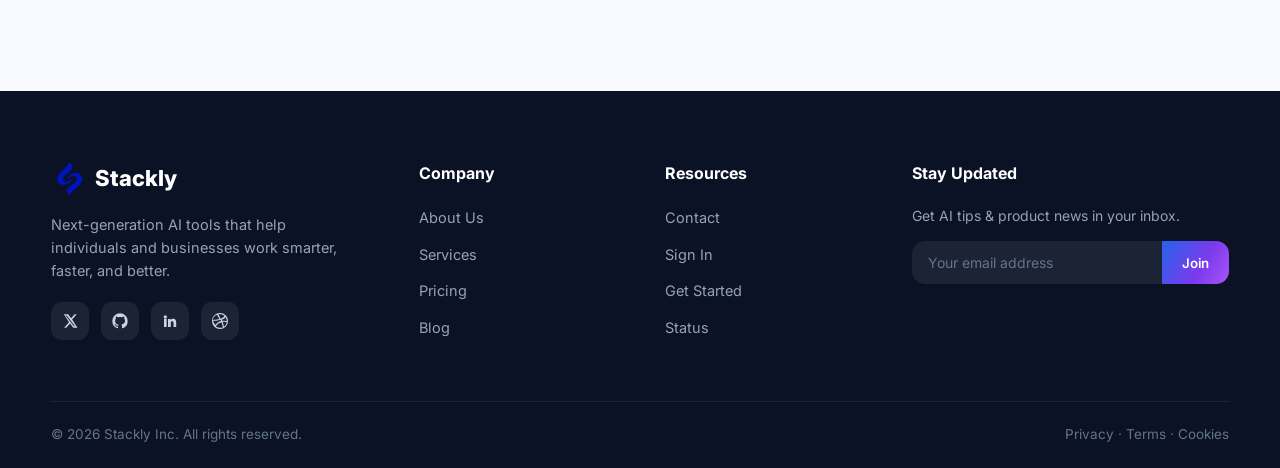
<file: contact.html>
<!DOCTYPE html>
<html lang="en">
<head>
<meta charset="UTF-8">
<meta name="viewport" content="width=device-width, initial-scale=1.0">
<title>Contact — Stackly</title>
<link rel="icon" href="img/logo.png">
<link rel="preconnect" href="https://fonts.googleapis.com">
<link href="https://fonts.googleapis.com/css2?family=Inter:wght@400;500;600;700;800&display=swap" rel="stylesheet">
<link href="https://unpkg.com/aos@2.3.1/dist/aos.css" rel="stylesheet">
<link rel="stylesheet" href="css/style.css">
</head>
<body>

<div id="preloader">
  <img src="img/logo.png" alt="Stackly">
  <div class="loader-bar"><span></span></div>
  <p>Stackly</p>
</div>
<header id="header">
  <div class="container nav">
    <a href="index.html" class="brand"><img src="img/logo.png" alt="Stackly logo">Stackly</a>
    <nav class="nav-links" id="navLinks">
      <a href="index.html">Home</a>
      <a href="about.html">About</a>
      <a href="services.html">Services</a>
      <a href="blog.html">Blog</a>
      <a href="pricing.html">Pricing</a>
      <a href="contact.html">Contact</a>
      <a href="login.html" class="mobile-signin">Sign In</a>
    </nav>
    <div class="nav-actions">
      <a href="login.html" class="btn btn-ghost btn-sm">Sign In</a>
      <a href="register.html" class="btn btn-primary btn-sm">Get Started</a>
      <button class="hamburger" id="hamburger" aria-label="Menu"><span></span><span></span><span></span></button>
    </div>
  </div>
</header>
<section class="page-hero">
  <img class="blob blob-1" src="img/svg/blob.svg" alt="" style="width:420px;top:-80px;right:-80px">
  <div class="container">
    <span class="eyebrow" data-aos="fade-up">Contact</span>
    <h1 data-aos="fade-up" data-aos-delay="100">Let's start a <span class="grad-text">conversation</span></h1>
    <p data-aos="fade-up" data-aos-delay="200">Questions, demos, partnerships — we reply within 24 hours.</p>
  </div>
</section>

<section style="padding-top:20px">
  <div class="container contact-grid">
    <div class="contact-info">
      <div class="ci-card" data-aos="fade-right"><span class="ico"><svg width="22" height="22" viewBox="0 0 24 24" fill="none" stroke="currentColor" stroke-width="2" stroke-linecap="round"><rect x="2" y="4" width="20" height="16" rx="3"/><path d="M2 7l10 6 10-6"/></svg></span><div><b>Email us</b><span>hello@stackly.com</span></div></div>
      <div class="ci-card" data-aos="fade-right" data-aos-delay="100"><span class="ico"><svg width="22" height="22" viewBox="0 0 24 24" fill="none" stroke="currentColor" stroke-width="2" stroke-linecap="round"><path d="M22 16.9v3a2 2 0 0 1-2.2 2 19.8 19.8 0 0 1-8.6-3.1 19.5 19.5 0 0 1-6-6A19.8 19.8 0 0 1 2.1 4.2 2 2 0 0 1 4.1 2h3a2 2 0 0 1 2 1.7c.1 1 .4 2 .7 2.9a2 2 0 0 1-.5 2.1L8.1 10a16 16 0 0 0 6 6l1.3-1.3a2 2 0 0 1 2.1-.4c.9.3 1.9.5 2.9.7a2 2 0 0 1 1.6 1.9z"/></svg></span><div><b>Call us</b><span>+1 (555) 123-4567</span></div></div>
      <div class="ci-card" data-aos="fade-right" data-aos-delay="200"><span class="ico"><svg width="22" height="22" viewBox="0 0 24 24" fill="none" stroke="currentColor" stroke-width="2" stroke-linecap="round"><path d="M12 21s-7-5.5-7-11a7 7 0 0 1 14 0c0 5.5-7 11-7 11z"/><circle cx="12" cy="10" r="2.5"/></svg></span><div><b>Visit us</b><span>100 Innovation Dr, San Francisco, CA</span></div></div>
      <div class="ci-card" data-aos="fade-right" data-aos-delay="300"><span class="ico"><svg width="22" height="22" viewBox="0 0 24 24" fill="none" stroke="currentColor" stroke-width="2" stroke-linecap="round"><circle cx="12" cy="12" r="9"/><path d="M12 7v5l3 3"/></svg></span><div><b>Support hours</b><span>Mon–Fri, 9am–6pm PT</span></div></div>
    </div>
    <div class="form-card" data-aos="fade-left">
      <h2 style="font-size:26px;letter-spacing:-.5px;margin-bottom:22px">Send us a message</h2>
      <form id="contactForm" novalidate>
        <div class="form-row">
          <div class="field"><label>Full Name</label><input type="text" name="name" placeholder="Jane Doe" required pattern="[A-Za-z ]+" title="Use letters and spaces only" autocomplete="name"></div>
          <div class="field"><label>Email Address</label><input type="email" name="email" placeholder="jane@company.com" required></div>
        </div>
        <div class="form-row">
          <div class="field"><label>Subject</label>
            <select name="subject"><option>General inquiry</option><option>Sales &amp; demo</option><option>Partnership</option><option>Support</option></select>
          </div>
          <div class="field"><label>Company (optional)</label><input type="text" placeholder="Acme Inc."></div>
        </div>
        <div class="field"><label>Message</label><textarea name="message" placeholder="Tell us how we can help..."></textarea></div>
        <button type="submit" class="btn btn-primary" style="width:100%">Send Message →</button>
        <p class="form-msg" id="formMsg"></p>
      </form>
    </div>
  </div>
</section>
<section class="container" style="padding:30px 0 70px">
  <h2>Find Stackly</h2>
  <div style="border-radius:18px;overflow:hidden;min-height:320px">
    <iframe title="Stackly map" src="https://www.google.com/maps?q=Stackly&output=embed" width="100%" height="320" style="border:0" loading="lazy" referrerpolicy="no-referrer-when-downgrade"></iframe>
  </div>
</section>
<footer>
<div class="foot-grid container">
  <div class="foot-brand">
    <a href="index.html" class="brand"><img src="img/logo.png" alt="">Stackly</a>
    <p>Next-generation AI tools that help individuals and businesses work smarter, faster, and better.</p>
    <div class="socials">
      <a href="404.html" aria-label="X"><svg width="16" height="16" viewBox="0 0 24 24" fill="currentColor"><path d="M18.9 2H22l-6.8 7.8L23.2 22h-6.3l-4.9-6.4L6.4 22H3.2l7.3-8.3L2.8 2h6.4l4.4 5.9L18.9 2zm-1.1 18h1.7L7.1 3.9H5.3L17.8 20z"/></svg></a>
      <a href="404.html" aria-label="GitHub"><svg width="16" height="16" viewBox="0 0 24 24" fill="currentColor"><path d="M12 .5A11.5 11.5 0 0 0 .5 12a11.5 11.5 0 0 0 7.9 10.9c.6.1.8-.2.8-.5v-2c-3.2.7-3.9-1.4-3.9-1.4-.5-1.3-1.3-1.7-1.3-1.7-1-.7.1-.7.1-.7 1.2.1 1.8 1.2 1.8 1.2 1 1.8 2.8 1.3 3.4 1 .1-.8.4-1.3.7-1.6-2.6-.3-5.3-1.3-5.3-5.7 0-1.3.4-2.3 1.2-3.1-.1-.3-.5-1.5.1-3.1 0 0 1-.3 3.2 1.2a11 11 0 0 1 5.8 0C17.2 4.9 18.2 5.2 18.2 5.2c.6 1.6.2 2.8.1 3.1.8.8 1.2 1.8 1.2 3.1 0 4.4-2.7 5.4-5.3 5.7.4.4.8 1.1.8 2.2v3.2c0 .3.2.6.8.5A11.5 11.5 0 0 0 23.5 12 11.5 11.5 0 0 0 12 .5z"/></svg></a>
      <a href="404.html" aria-label="LinkedIn"><svg width="16" height="16" viewBox="0 0 24 24" fill="currentColor"><path d="M4.98 3.5a2.5 2.5 0 1 1 0 5 2.5 2.5 0 0 1 0-5zM3 9h4v12H3zM9 9h3.8v1.7h.1c.5-1 1.8-2 3.7-2 4 0 4.7 2.6 4.7 6V21h-4v-5.5c0-1.3 0-3-1.9-3s-2.2 1.4-2.2 2.9V21H9z"/></svg></a>
      <a href="404.html" aria-label="Dribbble"><svg width="16" height="16" viewBox="0 0 24 24" fill="currentColor"><path d="M12 0a12 12 0 1 0 0 24 12 12 0 0 0 0-24zm7.9 5.6a10.2 10.2 0 0 1 2.3 6.4c-.4-.1-3.7-.8-7-.3l-.6-1.5a10.5 10.5 0 0 0 6.3-4.6zM12 1.8c2.6 0 5 1 6.8 2.6a13 13 0 0 1-5.9 4.3A51 51 0 0 0 9.4 2a10 10 0 0 1 2.6-.2zM7.4 2.6a61 61 0 0 1 3.6 6.3c-4.5 1.2-8.5 1.2-9.9 1.2a10.3 10.3 0 0 1 6.3-7.5zM1.8 12v-.3c1.4 0 6.2.1 11.1-1.6l.8 1.7c-5.1 1.4-7.9 5.3-8.6 6.3A10.1 10.1 0 0 1 1.8 12zM12 22.2a10 10 0 0 1-6.1-2.1c.4-.7 2.5-4.3 8.3-6.1a42 42 0 0 1 2.2 7.7 10 10 0 0 1-4.4.5zm6-1.4c-.1-.7-.8-4-2-7.6 3.1-.5 5.9.3 6.2.4a10.2 10.2 0 0 1-4.2 7.2z"/></svg></a>
    </div>
  </div>
  <div>
    <h4>Company</h4>
    <ul class="foot-links">
      <li><a href="about.html">About Us</a></li>
      <li><a href="services.html">Services</a></li>
      <li><a href="pricing.html">Pricing</a></li>
      <li><a href="blog.html">Blog</a></li>
    </ul>
  </div>
  <div>
    <h4>Resources</h4>
    <ul class="foot-links">
      <li><a href="contact.html">Contact</a></li>
      <li><a href="login.html">Sign In</a></li>
      <li><a href="register.html">Get Started</a></li>
      <li><a href="404.html">Status</a></li>
    </ul>
  </div>
  <div>
    <h4>Stay Updated</h4>
    <p style="font-size:14px;color:#94a3b8">Get AI tips & product news in your inbox.</p>
    <form class="newsletter"><input type="email" placeholder="Your email address" required><button type="submit">Join</button></form>
  </div>
</div>
<div class="foot-bottom container">
  <span>© 2026 Stackly Inc. All rights reserved.</span>
  <span>Privacy · Terms · Cookies</span>
</div></footer>
<button id="toTop" aria-label="Back to top"><svg width="18" height="18" viewBox="0 0 24 24" fill="none" stroke="currentColor" stroke-width="2.5" stroke-linecap="round"><path d="M12 19V5M5 12l7-7 7 7"/></svg></button>
<script src="https://unpkg.com/aos@2.3.1/dist/aos.js"></script>
<script src="https://cdnjs.cloudflare.com/ajax/libs/gsap/3.12.5/gsap.min.js"></script>
<script src="js/main.js"></script>

</body>
</html>
</file>
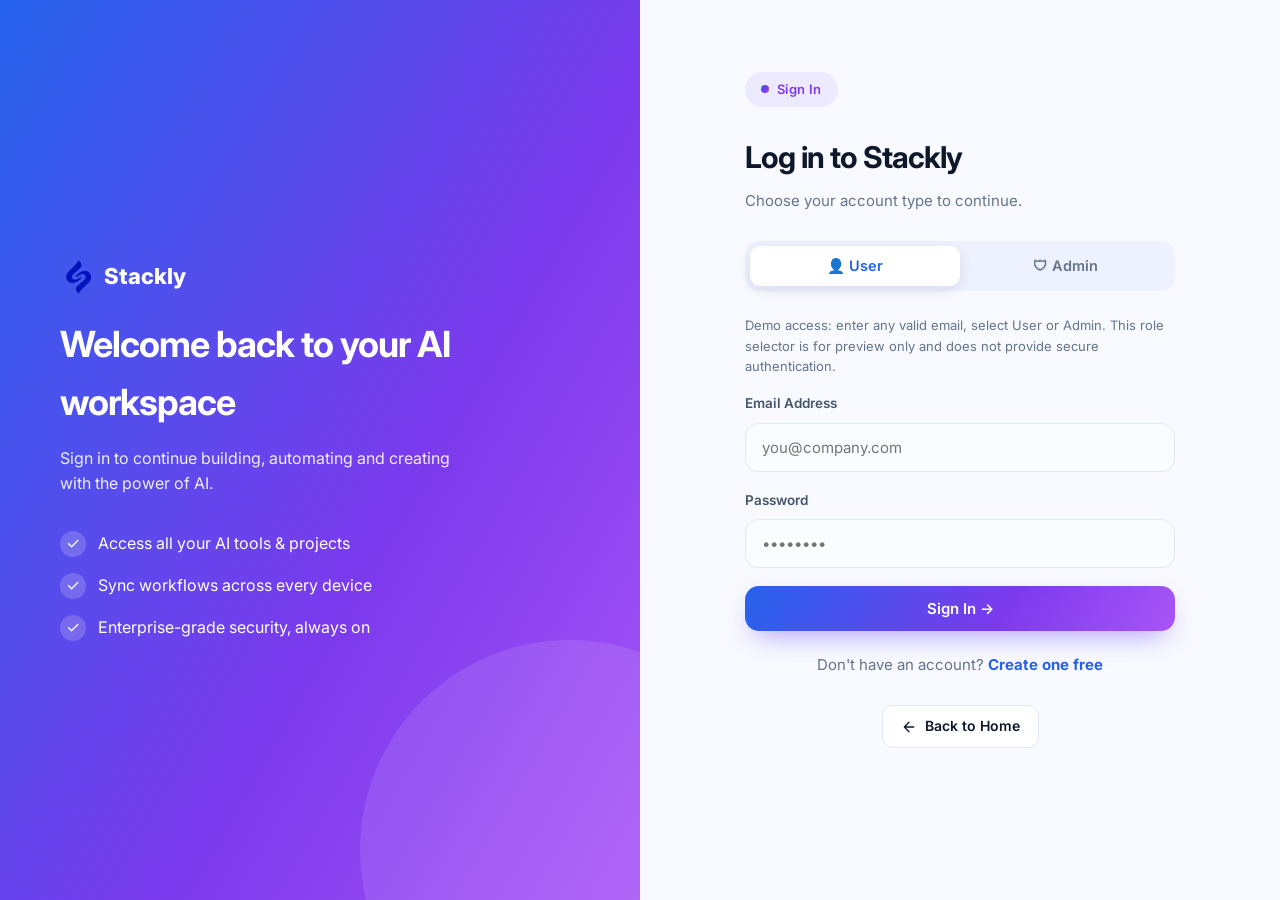
<file: dashboard.html>
<!DOCTYPE html>
<html lang="en">
<head>
<meta charset="UTF-8">
<meta name="viewport" content="width=device-width, initial-scale=1.0">
<title>User Dashboard — Stackly</title>
<link rel="icon" href="img/logo.png">
<link rel="preconnect" href="https://fonts.googleapis.com">
<link href="https://fonts.googleapis.com/css2?family=Inter:wght@400;500;600;700;800&display=swap" rel="stylesheet">
<link href="https://unpkg.com/aos@2.3.1/dist/aos.css" rel="stylesheet">
<link rel="stylesheet" href="css/style.css">
</head>
<body data-needs-role="user">

<div id="preloader">
  <img src="img/logo.png" alt="Stackly">
  <div class="loader-bar"><span></span></div>
  <p>Stackly</p>
</div>

<div class="dash">
  <aside class="sidebar" id="sidebar">
    <a href="index.html" class="brand"><img src="img/logo.png" width="32" alt="">Stackly</a>
    <p class="side-label">Menu</p>
    <button class="side-link active" data-view="dashboard" aria-current="page">▦ Dashboard</button>
    <button class="side-link" data-view="tools">✎ AI Tools</button>
    <button class="side-link" data-view="projects">📁 Projects</button>
    <button class="side-link" data-view="analytics">📊 Analytics</button>
    <button class="side-link" data-view="settings">⚙ Settings</button>
    <p class="side-label">Plan</p>
    <div style="background:rgba(255,255,255,.06);border-radius:14px;padding:14px;margin:0 4px">
      <b style="font-size:13.5px">Pro Plan</b>
      <div style="height:6px;border-radius:99px;background:rgba(255,255,255,.12);margin:8px 0 6px"><div style="width:68%;height:100%;border-radius:99px;background:var(--grad)"></div></div>
      <small style="color:#94a3b8;font-size:11.5px">680 / 1,000 credits used</small>
    </div>
    <button class="side-link logout-btn">⏻ Log Out</button>
  </aside>
  <main class="dash-main">
    <section class="dash-view" data-view-panel="dashboard">
    <div class="dash-top">
      <div style="display:flex;align-items:center;gap:14px">
        <button class="menu-btn" id="sidebarToggle" data-sidebar-toggle aria-label="Open navigation">☰</button>
        <div><h1>Welcome, <span data-user-name>User</span> 👋</h1><p id="dashClock">Loading…</p></div>
      </div>
      <div class="dash-user"><span class="avatar" data-user-initial>U</span><div><b data-user-name>User</b><small data-user-email>user@stackly.com</small></div></div>
    </div>

    <div class="stat-cards">
      <div class="stat-card"><div class="top"><span class="ico" style="background:rgba(37,99,235,.09);color:var(--blue)">✎</span><span class="trend up">+18%</span></div><div class="num">128</div><div class="lbl">AI Tasks This Month</div></div>
      <div class="stat-card"><div class="top"><span class="ico" style="background:rgba(168,85,247,.1);color:var(--purple)">📁</span><span class="trend up">+5</span></div><div class="num">24</div><div class="lbl">Active Projects</div></div>
      <div class="stat-card"><div class="top"><span class="ico" style="background:rgba(5,150,105,.1);color:#059669">⚡</span><span class="trend up">+82%</span></div><div class="num">36h</div><div class="lbl">Hours Saved</div></div>
      <div class="stat-card"><div class="top"><span class="ico" style="background:rgba(236,72,153,.1);color:#db2777">🖼</span><span class="trend down">−3%</span></div><div class="num">412</div><div class="lbl">Images Generated</div></div>
    </div>

    <div class="dash-cols">
      <div class="panel">
        <h3>AI Usage Overview <small>Last 12 months</small></h3>
        <div class="chart" id="barChart" data-values="[40,65,50,80,58,92,70,100,62,85,74,95]"></div>
      </div>
      <div class="panel">
        <h3>Credits Remaining <small>Renews Oct 1</small></h3>
        <div class="ring-wrap">
          <svg class="ring-svg" width="120" height="120" viewBox="0 0 120 120">
            <defs><linearGradient id="ringGrad" x1="0" y1="0" x2="1" y2="1"><stop offset="0" stop-color="#2563eb"/><stop offset="1" stop-color="#a855f7"/></linearGradient></defs>
            <circle class="bg" cx="60" cy="60" r="54"/>
            <circle class="fg" cx="60" cy="60" r="54" data-pct="68" transform="rotate(-90 60 60)"/>
          </svg>
          <div><div id="ringPct" style="font-size:34px;font-weight:800" class="grad-text">0%</div><p style="color:var(--muted);font-size:13.5px">of monthly<br>credit pool left</p></div>
        </div>
        <hr style="border:none;border-top:1px solid var(--line);margin:22px 0">
        <h3 style="margin-bottom:14px">Quick Actions</h3>
        <div style="display:grid;gap:10px">
          <button class="btn btn-primary btn-sm" onclick="toast('AI Content tool launching…')" style="justify-content:flex-start">✎ Generate Content</button>
          <button class="btn btn-ghost btn-sm" onclick="toast('Image Studio launching…')" style="justify-content:flex-start">🖼 Create Image</button>
          <button class="btn btn-ghost btn-sm" onclick="toast('New workflow created!')" style="justify-content:flex-start">⚙ New Workflow</button>
        </div>
      </div>
    </div>

    <div class="dash-cols">
      <div class="panel">
        <h3>Recent Projects <small>Click headers to sort</small></h3>
        <div class="table-wrap"><table>
          <thead><tr><th data-sort>Project</th><th data-sort>Tool</th><th data-sort>Status</th><th data-sort>Updated</th></tr></thead>
          <tbody>
            <tr><td><b>Q3 Marketing Copy</b></td><td>Content AI</td><td><span class="pill green">Completed</span></td><td>2h ago</td></tr>
            <tr><td><b>Hero Banner v3</b></td><td>Image Studio</td><td><span class="pill blue">In Progress</span></td><td>5h ago</td></tr>
            <tr><td><b>Sales Dashboard</b></td><td>Analytics</td><td><span class="pill green">Completed</span></td><td>Yesterday</td></tr>
            <tr><td><b>Support Bot Training</b></td><td>Chat AI</td><td><span class="pill amber">Draft</span></td><td>2 days ago</td></tr>
            <tr><td><b>Email Nurture Flow</b></td><td>Workflows</td><td><span class="pill blue">In Progress</span></td><td>3 days ago</td></tr>
          </tbody>
        </table></div>
      </div>
      <div class="panel">
        <h3>Recent Activity</h3>
        <div class="activity">
          <div class="act"><span class="dot" style="background:#2563eb"></span><div><b>Blog post generated</b> "10 AI trends for 2026"<small>2 hours ago</small></div></div>
          <div class="act"><span class="dot" style="background:#7c3aed"></span><div><b>12 images created</b> Product launch set<small>6 hours ago</small></div></div>
          <div class="act"><span class="dot" style="background:#059669"></span><div><b>Workflow completed</b> Weekly report → Slack<small>Yesterday</small></div></div>
          <div class="act"><span class="dot" style="background:#d97706"></span><div><b>Plan upgraded</b> Starter → Pro<small>Last week</small></div></div>
        </div>
      </div>
    </div>
    </section>

    <section class="dash-view" data-view-panel="tools" hidden>
      <div class="dash-top"><div style="display:flex;align-items:center;gap:14px"><button class="menu-btn" data-sidebar-toggle aria-label="Open navigation">☰</button><div><h1>AI Tools</h1><p>Choose a workspace for your next task.</p></div></div></div>
      <div class="svc-grid">
        <article class="svc-card"><span class="ico" aria-hidden="true">✎</span><h3>Content Studio</h3><p>Draft blogs, emails, campaign copy and scripts in your brand voice.</p><a href="services.html">Explore content tools →</a></article>
        <article class="svc-card"><span class="ico" aria-hidden="true">▧</span><h3>Image Studio</h3><p>Create visual concepts and product imagery from a written prompt.</p><a href="services.html">Explore image tools →</a></article>
        <article class="svc-card"><span class="ico" aria-hidden="true">▥</span><h3>Data Analyst</h3><p>Turn spreadsheets and business questions into clear insights.</p><a href="services.html">Explore analytics →</a></article>
        <article class="svc-card"><span class="ico" aria-hidden="true">⌘</span><h3>Workflow Builder</h3><p>Connect routine tasks and create repeatable automations.</p><a href="services.html">Explore workflows →</a></article>
        <article class="svc-card"><span class="ico" aria-hidden="true">◌</span><h3>AI Assistant</h3><p>Get help organizing ideas, answering questions and moving work forward.</p><a href="services.html">Explore assistants →</a></article>
        <article class="svc-card"><span class="ico" aria-hidden="true">◇</span><h3>Explore all tools</h3><p>See the full Stackly toolkit and find the right fit for your work.</p><a href="services.html">View services →</a></article>
      </div>
    </section>

    <section class="dash-view" data-view-panel="projects" hidden>
      <div class="dash-top"><div style="display:flex;align-items:center;gap:14px"><button class="menu-btn" data-sidebar-toggle aria-label="Open navigation">☰</button><div><h1>Projects</h1><p>Recent work across your Stackly workspace.</p></div></div><span class="pill blue">24 active projects</span></div>
      <div class="panel">
        <h3>All Projects <small>Updated recently</small></h3>
        <div class="table-wrap"><table>
          <thead><tr><th>Project</th><th>Tool</th><th>Status</th><th>Updated</th></tr></thead>
          <tbody>
            <tr><td><b>Q3 Marketing Copy</b></td><td>Content AI</td><td><span class="pill green">Completed</span></td><td>2h ago</td></tr>
            <tr><td><b>Hero Banner v3</b></td><td>Image Studio</td><td><span class="pill blue">In Progress</span></td><td>5h ago</td></tr>
            <tr><td><b>Sales Dashboard</b></td><td>Analytics</td><td><span class="pill green">Completed</span></td><td>Yesterday</td></tr>
            <tr><td><b>Support Bot Training</b></td><td>Chat AI</td><td><span class="pill amber">Draft</span></td><td>2 days ago</td></tr>
            <tr><td><b>Email Nurture Flow</b></td><td>Workflows</td><td><span class="pill blue">In Progress</span></td><td>3 days ago</td></tr>
          </tbody>
        </table></div>
      </div>
    </section>

    <section class="dash-view" data-view-panel="analytics" hidden>
      <div class="dash-top"><div style="display:flex;align-items:center;gap:14px"><button class="menu-btn" data-sidebar-toggle aria-label="Open navigation">☰</button><div><h1>Analytics</h1><p>A closer look at your workspace activity.</p></div></div></div>
      <div class="stat-cards">
        <div class="stat-card"><div class="top"><span class="trend up">+18%</span></div><div class="num">128</div><div class="lbl">AI tasks this month</div></div>
        <div class="stat-card"><div class="top"><span class="trend up">+5</span></div><div class="num">24</div><div class="lbl">Active projects</div></div>
        <div class="stat-card"><div class="top"><span class="trend up">+82%</span></div><div class="num">36h</div><div class="lbl">Estimated time saved</div></div>
        <div class="stat-card"><div class="top"><span class="trend down">−3%</span></div><div class="num">412</div><div class="lbl">Images generated</div></div>
      </div>
      <div class="panel"><h3>Usage Overview <small>Last 12 months</small></h3><div class="chart" id="analyticsChart" data-values="[40,65,50,80,58,92,70,100,62,85,74,95]"></div></div>
    </section>

    <section class="dash-view" data-view-panel="settings" hidden>
      <div class="dash-top"><div style="display:flex;align-items:center;gap:14px"><button class="menu-btn" data-sidebar-toggle aria-label="Open navigation">☰</button><div><h1>Settings</h1><p>Manage your account and workspace preferences.</p></div></div></div>
      <form class="panel" id="preferencesForm">
        <h3>Workspace Preferences</h3>
        <div class="check-list">
          <label><input type="checkbox" name="weeklySummary" checked> Email me a weekly activity summary</label>
          <label><input type="checkbox" name="productUpdates" checked> Send occasional product updates</label>
        </div>
        <button class="btn btn-primary btn-sm" type="submit">Save preferences</button>
      </form>
      <div class="panel"><h3>Account &amp; Security</h3><p style="color:var(--muted);margin-bottom:16px">Your account details and sign-in security are managed through your Stackly account.</p><a class="btn btn-ghost btn-sm" href="contact.html">Get account support</a></div>
    </section>
  </main>
</div>
<button id="toTop" aria-label="Back to top"><svg width="18" height="18" viewBox="0 0 24 24" fill="none" stroke="currentColor" stroke-width="2.5" stroke-linecap="round"><path d="M12 19V5M5 12l7-7 7 7"/></svg></button>
<script src="https://unpkg.com/aos@2.3.1/dist/aos.js"></script>
<script src="https://cdnjs.cloudflare.com/ajax/libs/gsap/3.12.5/gsap.min.js"></script>
<script src="js/main.js"></script>
<script src="js/auth.js"></script>
<script src="js/dashboard.js"></script>
</body>
</html>
</file>
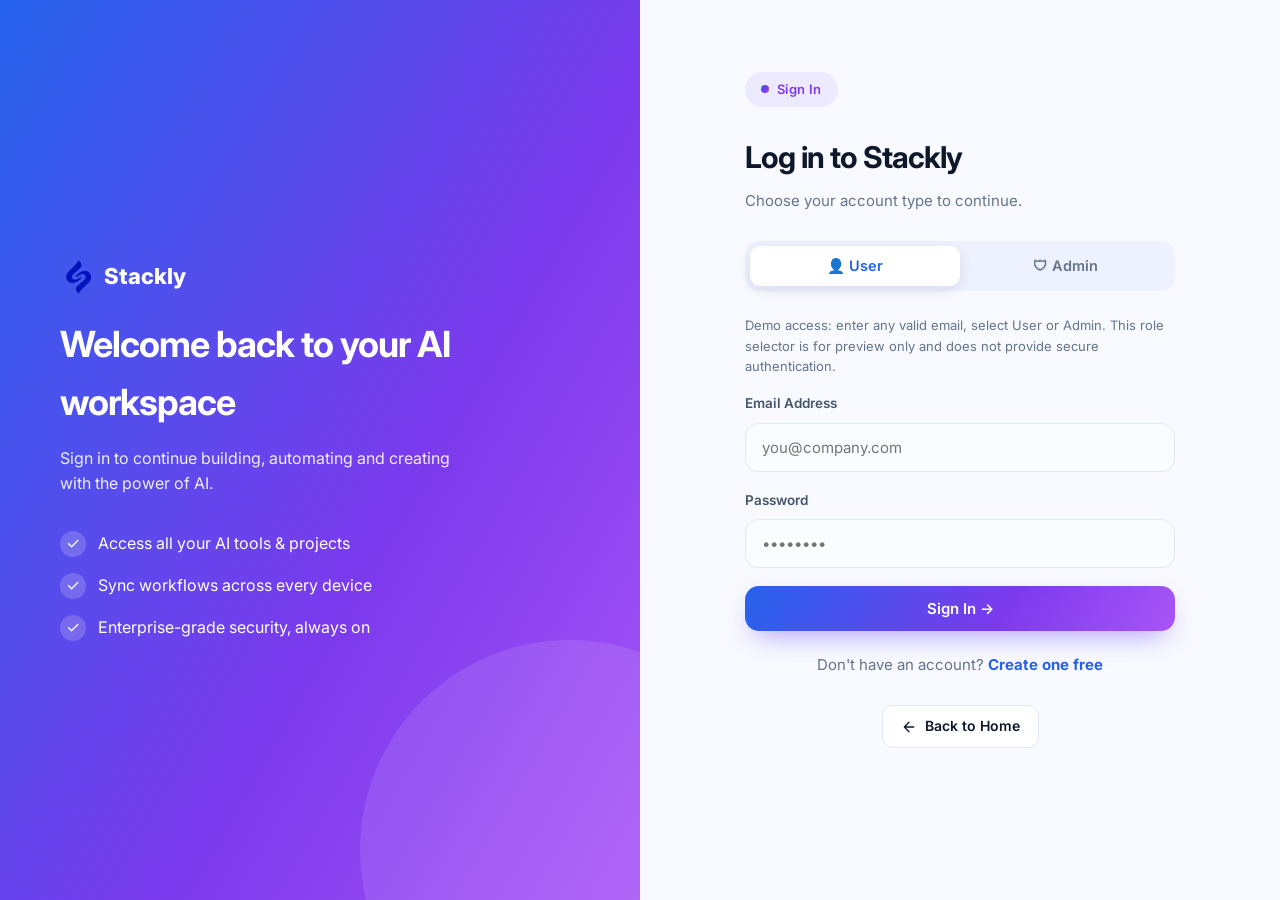
<file: login.html>
<!DOCTYPE html>
<html lang="en">
<head>
<meta charset="UTF-8">
<meta name="viewport" content="width=device-width, initial-scale=1.0">
<title>Sign In — Stackly</title>
<link rel="icon" href="img/logo.png">
<link rel="preconnect" href="https://fonts.googleapis.com">
<link href="https://fonts.googleapis.com/css2?family=Inter:wght@400;500;600;700;800&display=swap" rel="stylesheet">
<link href="https://unpkg.com/aos@2.3.1/dist/aos.css" rel="stylesheet">
<link rel="stylesheet" href="css/style.css">
</head>
<body class="login-page">

<div id="preloader">
  <img src="img/logo.png" alt="Stackly">
  <div class="loader-bar"><span></span></div>
  <p>Stackly</p>
</div>

<section class="auth-wrap">
  <div class="auth-side">
    <a href="index.html" class="brand" style="color:#fff"><img src="img/logo.png" width="38" alt="">Stackly</a>
    <h2>Welcome back to your AI workspace</h2>
    <p>Sign in to continue building, automating and creating with the power of AI.</p>
    <ul class="auth-points">
      <li><span class="ck">✓</span> Access all your AI tools &amp; projects</li>
      <li><span class="ck">✓</span> Sync workflows across every device</li>
      <li><span class="ck">✓</span> Enterprise-grade security, always on</li>
    </ul>
  </div>
  <div class="auth-form-side">
    <div class="auth-card">
      <span class="eyebrow">Sign In</span>
      <h1>Log in to Stackly</h1>
      <p>Choose your account type to continue.</p>
      <div class="role-tabs" id="roleTabs">
        <button type="button" data-role="user" class="active">👤 User</button>
        <button type="button" data-role="admin">🛡 Admin</button>
      </div>
      <p class="demo-auth-note" style="font-size:13px;color:var(--muted);margin:0 0 16px">Demo access: enter any valid email, select User or Admin. This role selector is for preview only and does not provide secure authentication.</p><form id="loginForm" novalidate>
        <div class="field"><label>Email Address</label><input type="email" name="email" placeholder="you@company.com" required></div>
        <div class="field"><label>Password</label><input type="password" name="password" placeholder="••••••••" required></div>
        <button type="submit" class="btn btn-primary" style="width:100%">Sign In →</button>
      </form>
      <p class="auth-alt">Don't have an account? <a href="register.html">Create one free</a></p>
      <a href="index.html" class="btn btn-ghost btn-sm login-home-link"><svg width="16" height="16" viewBox="0 0 24 24" fill="none" stroke="currentColor" stroke-width="2" stroke-linecap="round" stroke-linejoin="round" aria-hidden="true"><path d="M19 12H5M12 19l-7-7 7-7"/></svg>Back to Home</a>
      
    </div>
  </div>
</section>
<button id="toTop" aria-label="Back to top"><svg width="18" height="18" viewBox="0 0 24 24" fill="none" stroke="currentColor" stroke-width="2.5" stroke-linecap="round"><path d="M12 19V5M5 12l7-7 7 7"/></svg></button>
<script src="https://unpkg.com/aos@2.3.1/dist/aos.js"></script>
<script src="https://cdnjs.cloudflare.com/ajax/libs/gsap/3.12.5/gsap.min.js"></script>
<script src="js/main.js"></script>
<script src="js/auth.js"></script>
</body>
</html>
</file>
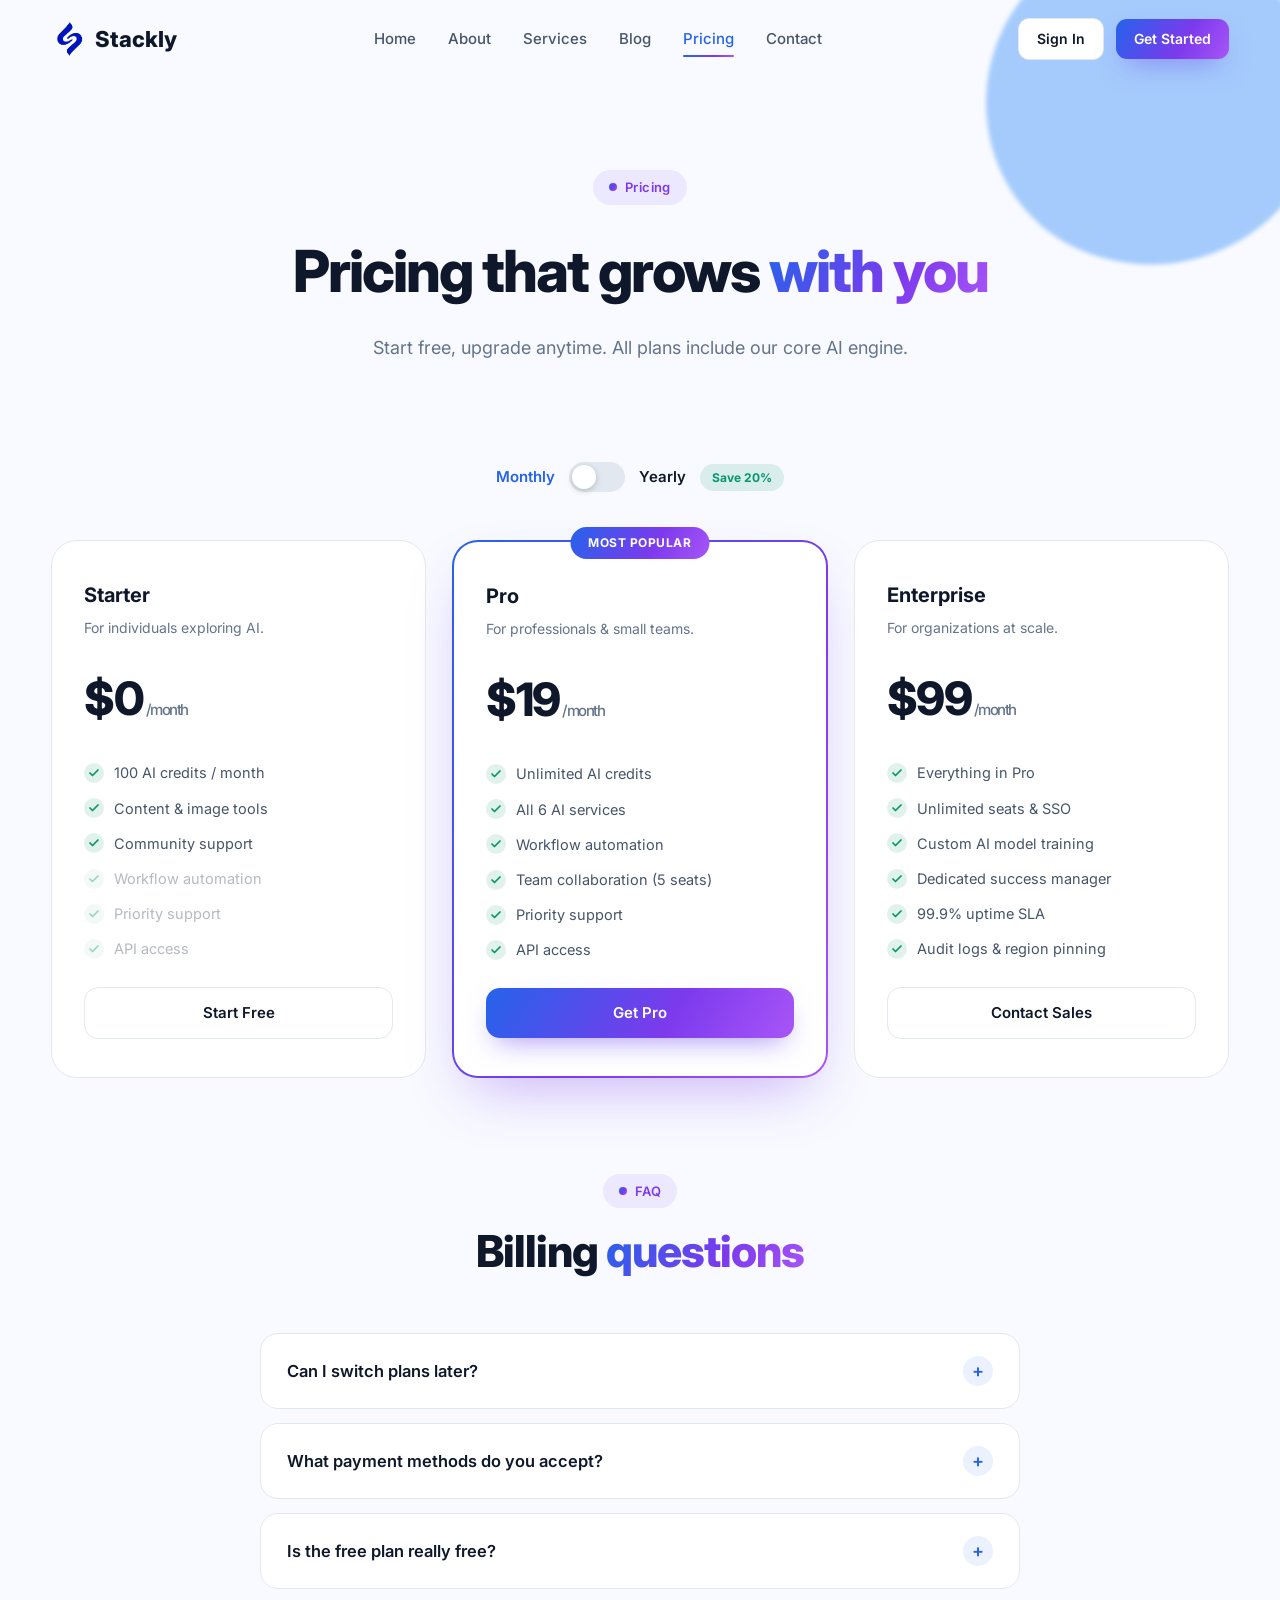
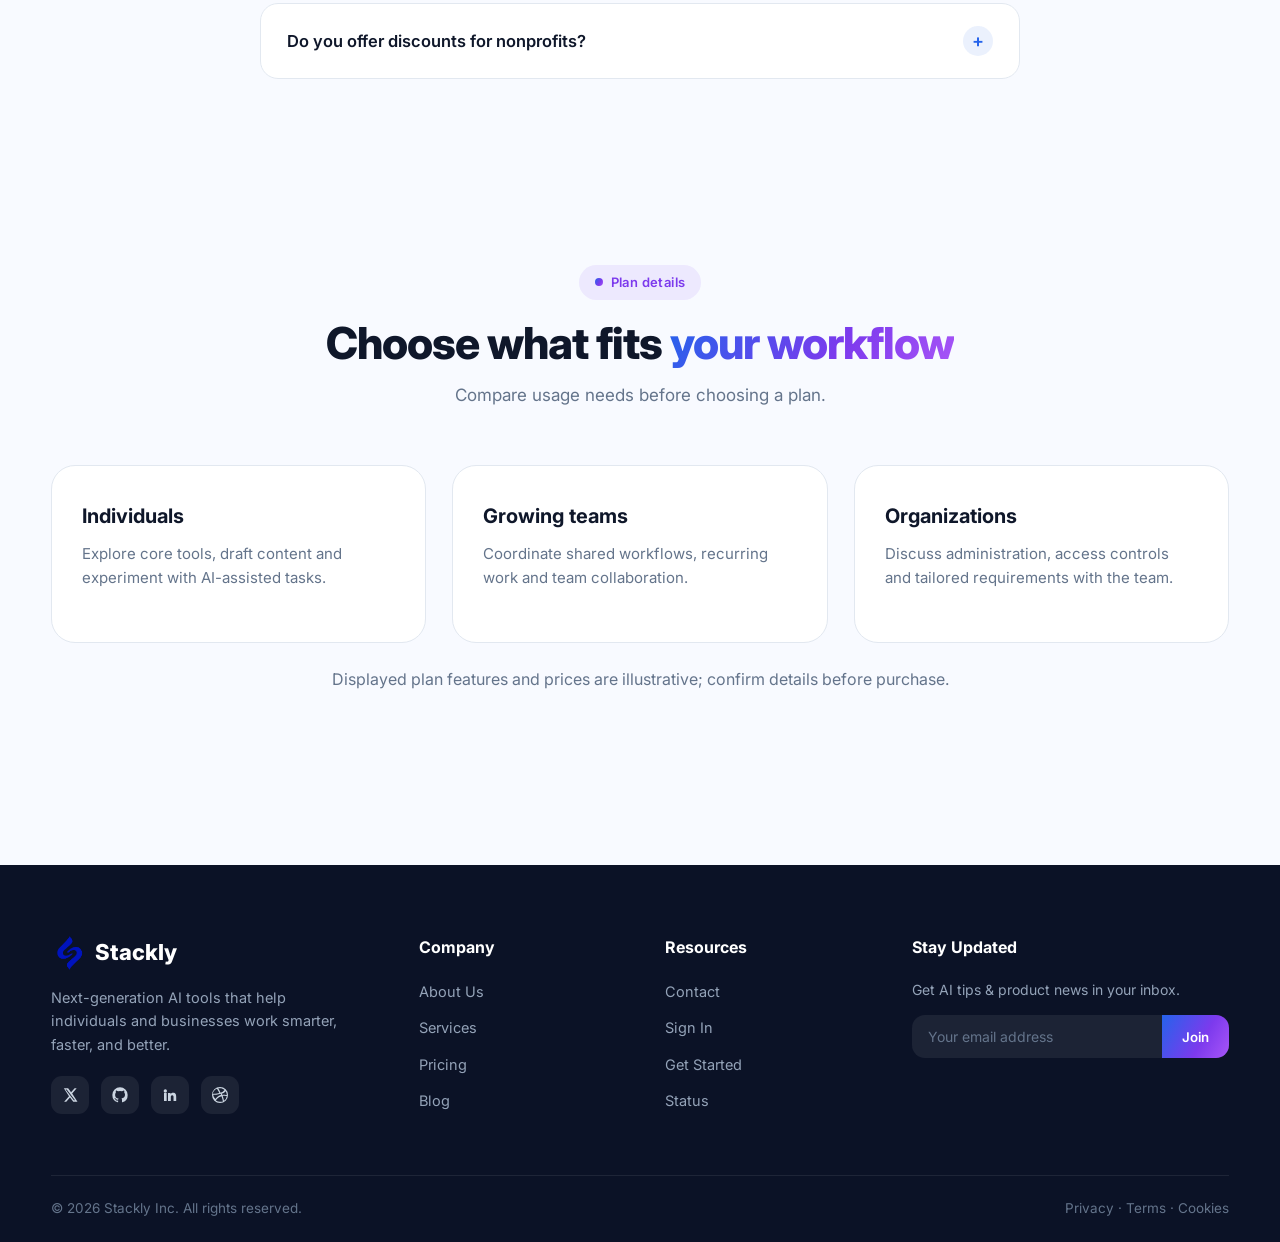
<file: pricing.html>
<!DOCTYPE html>
<html lang="en">
<head>
<meta charset="UTF-8">
<meta name="viewport" content="width=device-width, initial-scale=1.0">
<title>Pricing — Stackly</title>
<link rel="icon" href="img/logo.png">
<link rel="preconnect" href="https://fonts.googleapis.com">
<link href="https://fonts.googleapis.com/css2?family=Inter:wght@400;500;600;700;800&display=swap" rel="stylesheet">
<link href="https://unpkg.com/aos@2.3.1/dist/aos.css" rel="stylesheet">
<link rel="stylesheet" href="css/style.css">
</head>
<body>

<div id="preloader">
  <img src="img/logo.png" alt="Stackly">
  <div class="loader-bar"><span></span></div>
  <p>Stackly</p>
</div>
<header id="header">
  <div class="container nav">
    <a href="index.html" class="brand"><img src="img/logo.png" alt="Stackly logo">Stackly</a>
    <nav class="nav-links" id="navLinks">
      <a href="index.html">Home</a>
      <a href="about.html">About</a>
      <a href="services.html">Services</a>
      <a href="blog.html">Blog</a>
      <a href="pricing.html">Pricing</a>
      <a href="contact.html">Contact</a>
      <a href="login.html" class="mobile-signin">Sign In</a>
    </nav>
    <div class="nav-actions">
      <a href="login.html" class="btn btn-ghost btn-sm">Sign In</a>
      <a href="register.html" class="btn btn-primary btn-sm">Get Started</a>
      <button class="hamburger" id="hamburger" aria-label="Menu"><span></span><span></span><span></span></button>
    </div>
  </div>
</header>
<section class="page-hero">
  <img class="blob blob-1" src="img/svg/blob.svg" alt="" style="width:420px;top:-80px;right:-80px">
  <div class="container">
    <span class="eyebrow" data-aos="fade-up">Pricing</span>
    <h1 data-aos="fade-up" data-aos-delay="100">Pricing that grows <span class="grad-text">with you</span></h1>
    <p data-aos="fade-up" data-aos-delay="200">Start free, upgrade anytime. All plans include our core AI engine.</p>
  </div>
</section>

<section style="padding-top:20px">
  <div class="container">
    <div class="toggle-wrap" data-aos="fade-up">
      <span id="billLabelM" style="color:var(--blue)">Monthly</span>
      <button class="switch" id="billSwitch" aria-label="Toggle billing"></button>
      <span id="billLabelY">Yearly</span>
      <span class="save-pill">Save 20%</span>
    </div>
    <div class="price-grid">
      <div class="price-card" data-aos="fade-up">
        <h3>Starter</h3><p class="desc">For individuals exploring AI.</p>
        <div class="price" data-monthly="0" data-yearly="0">$0<small> /month</small></div>
        <ul class="price-feats">
          <li><span class="ck"><svg width="12" height="12" viewBox="0 0 24 24" fill="none" stroke="currentColor" stroke-width="3.5" stroke-linecap="round" stroke-linejoin="round"><path d="M20 6L9 17l-5-5"/></svg></span> 100 AI credits / month</li><li><span class="ck"><svg width="12" height="12" viewBox="0 0 24 24" fill="none" stroke="currentColor" stroke-width="3.5" stroke-linecap="round" stroke-linejoin="round"><path d="M20 6L9 17l-5-5"/></svg></span> Content &amp; image tools</li>
          <li><span class="ck"><svg width="12" height="12" viewBox="0 0 24 24" fill="none" stroke="currentColor" stroke-width="3.5" stroke-linecap="round" stroke-linejoin="round"><path d="M20 6L9 17l-5-5"/></svg></span> Community support</li><li class="off"><span class="ck"><svg width="12" height="12" viewBox="0 0 24 24" fill="none" stroke="currentColor" stroke-width="3.5" stroke-linecap="round" stroke-linejoin="round"><path d="M20 6L9 17l-5-5"/></svg></span> Workflow automation</li>
          <li class="off"><span class="ck"><svg width="12" height="12" viewBox="0 0 24 24" fill="none" stroke="currentColor" stroke-width="3.5" stroke-linecap="round" stroke-linejoin="round"><path d="M20 6L9 17l-5-5"/></svg></span> Priority support</li><li class="off"><span class="ck"><svg width="12" height="12" viewBox="0 0 24 24" fill="none" stroke="currentColor" stroke-width="3.5" stroke-linecap="round" stroke-linejoin="round"><path d="M20 6L9 17l-5-5"/></svg></span> API access</li>
        </ul>
        <a href="register.html" class="btn btn-ghost" style="width:100%">Start Free</a>
      </div>
      <div class="price-card featured" data-aos="fade-up" data-aos-delay="120">
        <span class="pop-tag">MOST POPULAR</span>
        <h3>Pro</h3><p class="desc">For professionals &amp; small teams.</p>
        <div class="price" data-monthly="19" data-yearly="15">$19<small> /month</small></div>
        <ul class="price-feats">
          <li><span class="ck"><svg width="12" height="12" viewBox="0 0 24 24" fill="none" stroke="currentColor" stroke-width="3.5" stroke-linecap="round" stroke-linejoin="round"><path d="M20 6L9 17l-5-5"/></svg></span> Unlimited AI credits</li><li><span class="ck"><svg width="12" height="12" viewBox="0 0 24 24" fill="none" stroke="currentColor" stroke-width="3.5" stroke-linecap="round" stroke-linejoin="round"><path d="M20 6L9 17l-5-5"/></svg></span> All 6 AI services</li>
          <li><span class="ck"><svg width="12" height="12" viewBox="0 0 24 24" fill="none" stroke="currentColor" stroke-width="3.5" stroke-linecap="round" stroke-linejoin="round"><path d="M20 6L9 17l-5-5"/></svg></span> Workflow automation</li><li><span class="ck"><svg width="12" height="12" viewBox="0 0 24 24" fill="none" stroke="currentColor" stroke-width="3.5" stroke-linecap="round" stroke-linejoin="round"><path d="M20 6L9 17l-5-5"/></svg></span> Team collaboration (5 seats)</li>
          <li><span class="ck"><svg width="12" height="12" viewBox="0 0 24 24" fill="none" stroke="currentColor" stroke-width="3.5" stroke-linecap="round" stroke-linejoin="round"><path d="M20 6L9 17l-5-5"/></svg></span> Priority support</li><li><span class="ck"><svg width="12" height="12" viewBox="0 0 24 24" fill="none" stroke="currentColor" stroke-width="3.5" stroke-linecap="round" stroke-linejoin="round"><path d="M20 6L9 17l-5-5"/></svg></span> API access</li>
        </ul>
        <a href="register.html" class="btn btn-primary" style="width:100%">Get Pro</a>
      </div>
      <div class="price-card" data-aos="fade-up" data-aos-delay="240">
        <h3>Enterprise</h3><p class="desc">For organizations at scale.</p>
        <div class="price" data-monthly="99" data-yearly="79">$99<small> /month</small></div>
        <ul class="price-feats">
          <li><span class="ck"><svg width="12" height="12" viewBox="0 0 24 24" fill="none" stroke="currentColor" stroke-width="3.5" stroke-linecap="round" stroke-linejoin="round"><path d="M20 6L9 17l-5-5"/></svg></span> Everything in Pro</li><li><span class="ck"><svg width="12" height="12" viewBox="0 0 24 24" fill="none" stroke="currentColor" stroke-width="3.5" stroke-linecap="round" stroke-linejoin="round"><path d="M20 6L9 17l-5-5"/></svg></span> Unlimited seats &amp; SSO</li>
          <li><span class="ck"><svg width="12" height="12" viewBox="0 0 24 24" fill="none" stroke="currentColor" stroke-width="3.5" stroke-linecap="round" stroke-linejoin="round"><path d="M20 6L9 17l-5-5"/></svg></span> Custom AI model training</li><li><span class="ck"><svg width="12" height="12" viewBox="0 0 24 24" fill="none" stroke="currentColor" stroke-width="3.5" stroke-linecap="round" stroke-linejoin="round"><path d="M20 6L9 17l-5-5"/></svg></span> Dedicated success manager</li>
          <li><span class="ck"><svg width="12" height="12" viewBox="0 0 24 24" fill="none" stroke="currentColor" stroke-width="3.5" stroke-linecap="round" stroke-linejoin="round"><path d="M20 6L9 17l-5-5"/></svg></span> 99.9% uptime SLA</li><li><span class="ck"><svg width="12" height="12" viewBox="0 0 24 24" fill="none" stroke="currentColor" stroke-width="3.5" stroke-linecap="round" stroke-linejoin="round"><path d="M20 6L9 17l-5-5"/></svg></span> Audit logs &amp; region pinning</li>
        </ul>
        <a href="contact.html" class="btn btn-ghost" style="width:100%">Contact Sales</a>
      </div>
    </div>
  </div>
</section>

<section style="padding-top:0">
  <div class="container">
    <div class="sec-head" data-aos="fade-up"><span class="eyebrow">FAQ</span><h2>Billing <span class="grad-text">questions</span></h2></div>
    <div class="faq-wrap" data-aos="fade-up">
      <div class="faq-item"><button class="faq-q">Can I switch plans later?<span class="plus">+</span></button><div class="faq-a"><p>Yes — upgrade, downgrade or cancel anytime from your dashboard. Changes are prorated automatically.</p></div></div>
      <div class="faq-item"><button class="faq-q">What payment methods do you accept?<span class="plus">+</span></button><div class="faq-a"><p>All major credit cards, PayPal, and bank transfer for Enterprise annual contracts.</p></div></div>
      <div class="faq-item"><button class="faq-q">Is the free plan really free?<span class="plus">+</span></button><div class="faq-a"><p>Forever. 100 AI credits every month, no credit card required, no expiration.</p></div></div>
      <div class="faq-item"><button class="faq-q">Do you offer discounts for nonprofits?<span class="plus">+</span></button><div class="faq-a"><p>Yes — registered nonprofits and educators get 50% off Pro. Contact our sales team.</p></div></div>
    </div>
  </div>
</section>
<section class="extra-section"><div class="container"><div class="sec-head"><span class="eyebrow">Plan details</span><h2>Choose what fits <span class="grad-text">your workflow</span></h2><p>Compare usage needs before choosing a plan.</p></div><div class="svc-grid"><article class="svc-card"><h3>Individuals</h3><p>Explore core tools, draft content and experiment with AI-assisted tasks.</p></article><article class="svc-card"><h3>Growing teams</h3><p>Coordinate shared workflows, recurring work and team collaboration.</p></article><article class="svc-card"><h3>Organizations</h3><p>Discuss administration, access controls and tailored requirements with the team.</p></article></div><p style="text-align:center;color:var(--muted);margin-top:24px">Displayed plan features and prices are illustrative; confirm details before purchase.</p></div></section>
<footer>
<div class="foot-grid container">
  <div class="foot-brand">
    <a href="index.html" class="brand"><img src="img/logo.png" alt="">Stackly</a>
    <p>Next-generation AI tools that help individuals and businesses work smarter, faster, and better.</p>
    <div class="socials">
      <a href="404.html" aria-label="X"><svg width="16" height="16" viewBox="0 0 24 24" fill="currentColor"><path d="M18.9 2H22l-6.8 7.8L23.2 22h-6.3l-4.9-6.4L6.4 22H3.2l7.3-8.3L2.8 2h6.4l4.4 5.9L18.9 2zm-1.1 18h1.7L7.1 3.9H5.3L17.8 20z"/></svg></a>
      <a href="404.html" aria-label="GitHub"><svg width="16" height="16" viewBox="0 0 24 24" fill="currentColor"><path d="M12 .5A11.5 11.5 0 0 0 .5 12a11.5 11.5 0 0 0 7.9 10.9c.6.1.8-.2.8-.5v-2c-3.2.7-3.9-1.4-3.9-1.4-.5-1.3-1.3-1.7-1.3-1.7-1-.7.1-.7.1-.7 1.2.1 1.8 1.2 1.8 1.2 1 1.8 2.8 1.3 3.4 1 .1-.8.4-1.3.7-1.6-2.6-.3-5.3-1.3-5.3-5.7 0-1.3.4-2.3 1.2-3.1-.1-.3-.5-1.5.1-3.1 0 0 1-.3 3.2 1.2a11 11 0 0 1 5.8 0C17.2 4.9 18.2 5.2 18.2 5.2c.6 1.6.2 2.8.1 3.1.8.8 1.2 1.8 1.2 3.1 0 4.4-2.7 5.4-5.3 5.7.4.4.8 1.1.8 2.2v3.2c0 .3.2.6.8.5A11.5 11.5 0 0 0 23.5 12 11.5 11.5 0 0 0 12 .5z"/></svg></a>
      <a href="404.html" aria-label="LinkedIn"><svg width="16" height="16" viewBox="0 0 24 24" fill="currentColor"><path d="M4.98 3.5a2.5 2.5 0 1 1 0 5 2.5 2.5 0 0 1 0-5zM3 9h4v12H3zM9 9h3.8v1.7h.1c.5-1 1.8-2 3.7-2 4 0 4.7 2.6 4.7 6V21h-4v-5.5c0-1.3 0-3-1.9-3s-2.2 1.4-2.2 2.9V21H9z"/></svg></a>
      <a href="404.html" aria-label="Dribbble"><svg width="16" height="16" viewBox="0 0 24 24" fill="currentColor"><path d="M12 0a12 12 0 1 0 0 24 12 12 0 0 0 0-24zm7.9 5.6a10.2 10.2 0 0 1 2.3 6.4c-.4-.1-3.7-.8-7-.3l-.6-1.5a10.5 10.5 0 0 0 6.3-4.6zM12 1.8c2.6 0 5 1 6.8 2.6a13 13 0 0 1-5.9 4.3A51 51 0 0 0 9.4 2a10 10 0 0 1 2.6-.2zM7.4 2.6a61 61 0 0 1 3.6 6.3c-4.5 1.2-8.5 1.2-9.9 1.2a10.3 10.3 0 0 1 6.3-7.5zM1.8 12v-.3c1.4 0 6.2.1 11.1-1.6l.8 1.7c-5.1 1.4-7.9 5.3-8.6 6.3A10.1 10.1 0 0 1 1.8 12zM12 22.2a10 10 0 0 1-6.1-2.1c.4-.7 2.5-4.3 8.3-6.1a42 42 0 0 1 2.2 7.7 10 10 0 0 1-4.4.5zm6-1.4c-.1-.7-.8-4-2-7.6 3.1-.5 5.9.3 6.2.4a10.2 10.2 0 0 1-4.2 7.2z"/></svg></a>
    </div>
  </div>
  <div>
    <h4>Company</h4>
    <ul class="foot-links">
      <li><a href="about.html">About Us</a></li>
      <li><a href="services.html">Services</a></li>
      <li><a href="pricing.html">Pricing</a></li>
      <li><a href="blog.html">Blog</a></li>
    </ul>
  </div>
  <div>
    <h4>Resources</h4>
    <ul class="foot-links">
      <li><a href="contact.html">Contact</a></li>
      <li><a href="login.html">Sign In</a></li>
      <li><a href="register.html">Get Started</a></li>
      <li><a href="404.html">Status</a></li>
    </ul>
  </div>
  <div>
    <h4>Stay Updated</h4>
    <p style="font-size:14px;color:#94a3b8">Get AI tips & product news in your inbox.</p>
    <form class="newsletter"><input type="email" placeholder="Your email address" required><button type="submit">Join</button></form>
  </div>
</div>
<div class="foot-bottom container">
  <span>© 2026 Stackly Inc. All rights reserved.</span>
  <span>Privacy · Terms · Cookies</span>
</div></footer>
<button id="toTop" aria-label="Back to top"><svg width="18" height="18" viewBox="0 0 24 24" fill="none" stroke="currentColor" stroke-width="2.5" stroke-linecap="round"><path d="M12 19V5M5 12l7-7 7 7"/></svg></button>
<script src="https://unpkg.com/aos@2.3.1/dist/aos.js"></script>
<script src="https://cdnjs.cloudflare.com/ajax/libs/gsap/3.12.5/gsap.min.js"></script>
<script src="js/main.js"></script>

</body>
</html>
</file>
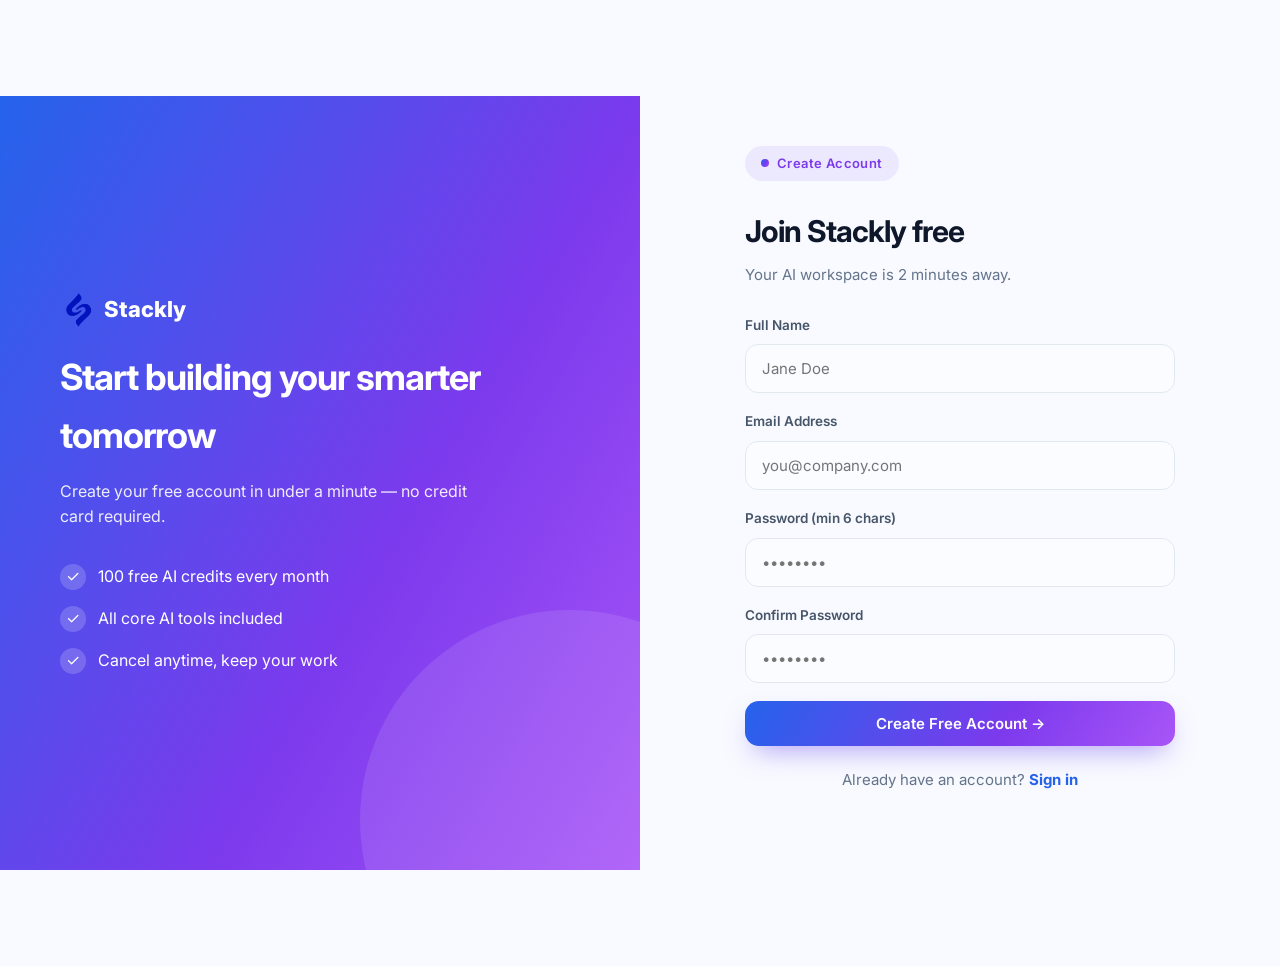
<file: register.html>
<!DOCTYPE html>
<html lang="en">
<head>
<meta charset="UTF-8">
<meta name="viewport" content="width=device-width, initial-scale=1.0">
<title>Create Account — Stackly</title>
<link rel="icon" href="img/logo.png">
<link rel="preconnect" href="https://fonts.googleapis.com">
<link href="https://fonts.googleapis.com/css2?family=Inter:wght@400;500;600;700;800&display=swap" rel="stylesheet">
<link href="https://unpkg.com/aos@2.3.1/dist/aos.css" rel="stylesheet">
<link rel="stylesheet" href="css/style.css">
</head>
<body>

<div id="preloader">
  <img src="img/logo.png" alt="Stackly">
  <div class="loader-bar"><span></span></div>
  <p>Stackly</p>
</div>

<section class="auth-wrap">
  <div class="auth-side">
    <a href="index.html" class="brand" style="color:#fff"><img src="img/logo.png" width="38" alt="">Stackly</a>
    <h2>Start building your smarter tomorrow</h2>
    <p>Create your free account in under a minute — no credit card required.</p>
    <ul class="auth-points">
      <li><span class="ck">✓</span> 100 free AI credits every month</li>
      <li><span class="ck">✓</span> All core AI tools included</li>
      <li><span class="ck">✓</span> Cancel anytime, keep your work</li>
    </ul>
  </div>
  <div class="auth-form-side">
    <div class="auth-card" data-aos="fade-left">
      <span class="eyebrow">Create Account</span>
      <h1>Join Stackly free</h1>
      <p>Your AI workspace is 2 minutes away.</p>
      <form id="registerForm" novalidate>
        <div class="field"><label>Full Name</label><input type="text" name="name" placeholder="Jane Doe" required pattern="[A-Za-z ]+" title="Use letters and spaces only" autocomplete="name"></div>
        <div class="field"><label>Email Address</label><input type="email" name="email" placeholder="you@company.com" required></div>
        <div class="field"><label>Password (min 6 chars)</label><input type="password" name="password" placeholder="••••••••" required></div>
        <div class="field"><label>Confirm Password</label><input type="password" name="confirm" placeholder="••••••••" required></div>
        <button type="submit" class="btn btn-primary" style="width:100%">Create Free Account →</button>
      </form>
      <p class="auth-alt">Already have an account? <a href="login.html">Sign in</a></p>
    </div>
  </div>
</section>
<button id="toTop" aria-label="Back to top"><svg width="18" height="18" viewBox="0 0 24 24" fill="none" stroke="currentColor" stroke-width="2.5" stroke-linecap="round"><path d="M12 19V5M5 12l7-7 7 7"/></svg></button>
<script src="https://unpkg.com/aos@2.3.1/dist/aos.js"></script>
<script src="https://cdnjs.cloudflare.com/ajax/libs/gsap/3.12.5/gsap.min.js"></script>
<script src="js/main.js"></script>
<script src="js/auth.js"></script>
</body>
</html>
</file>
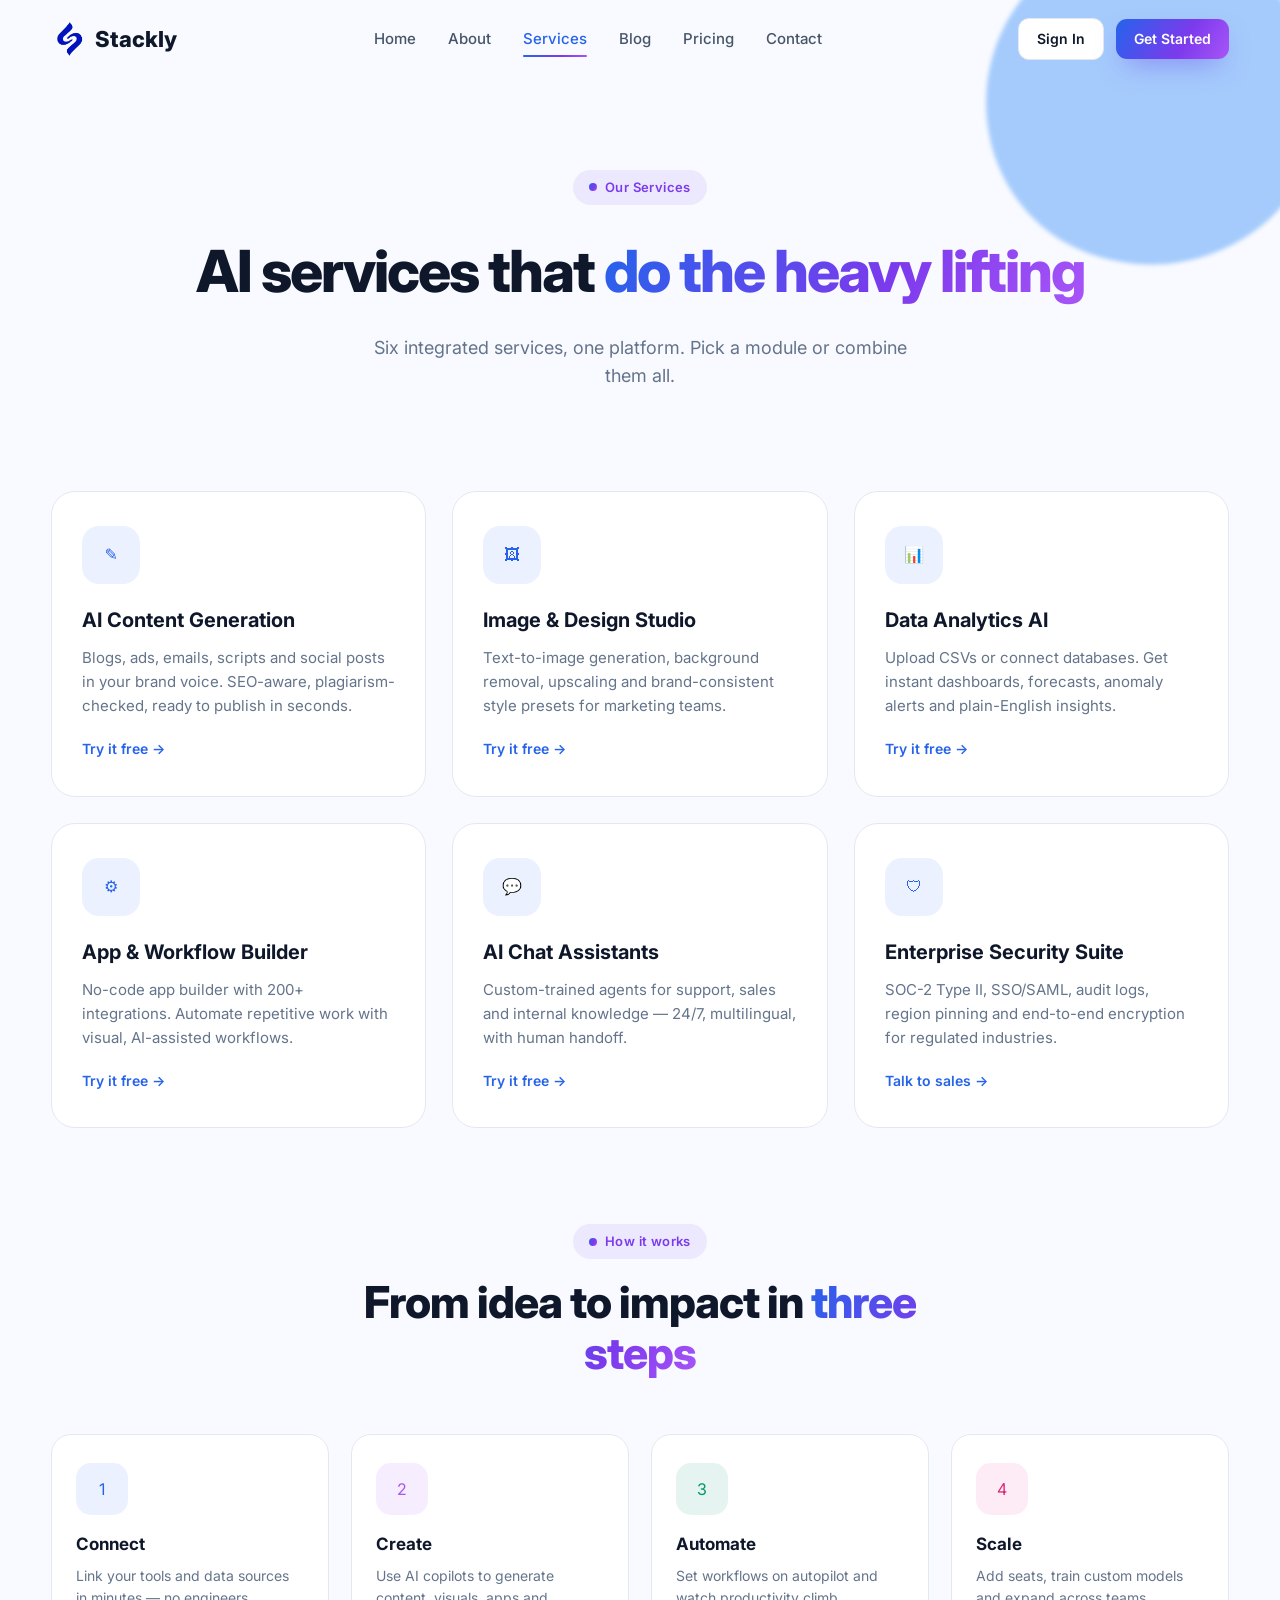
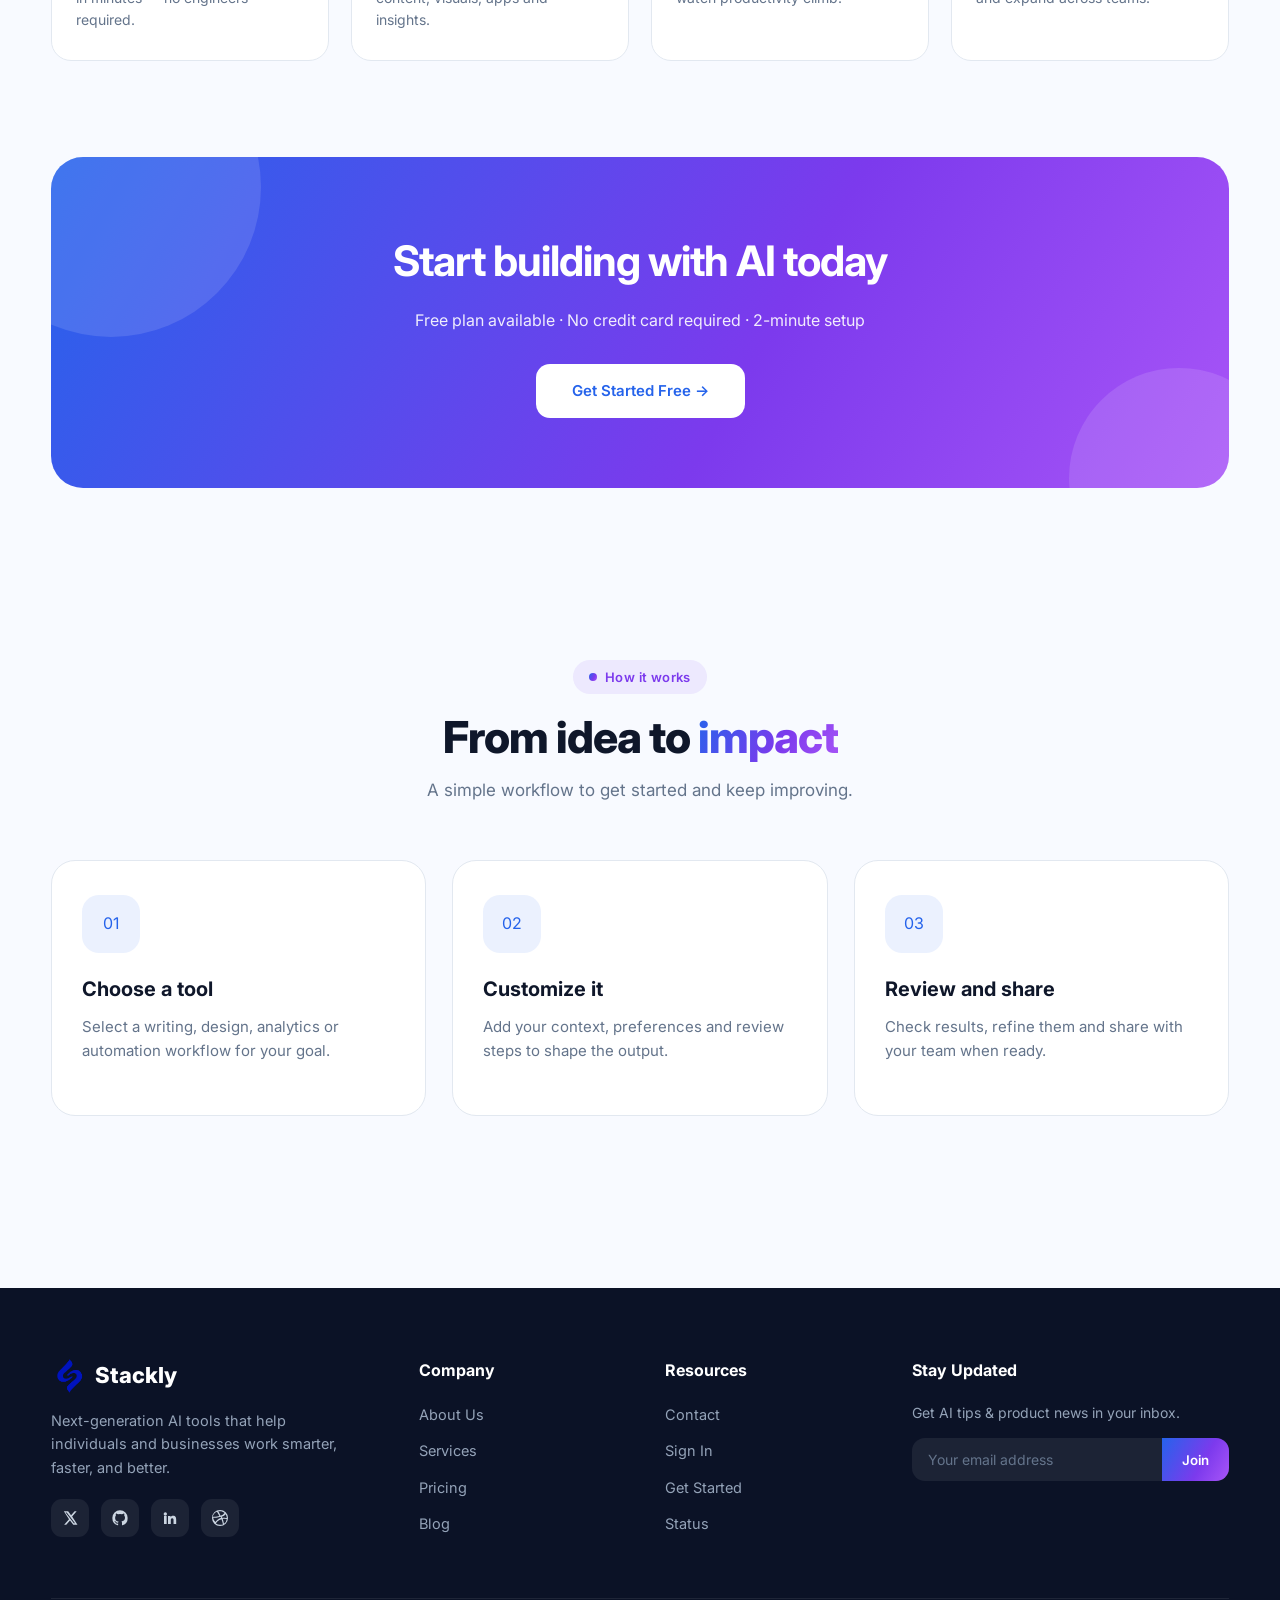
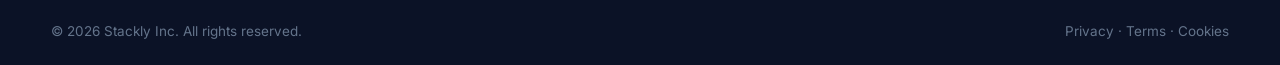
<file: services.html>
<!DOCTYPE html>
<html lang="en">
<head>
<meta charset="UTF-8">
<meta name="viewport" content="width=device-width, initial-scale=1.0">
<title>Services — Stackly</title>
<link rel="icon" href="img/logo.png">
<link rel="preconnect" href="https://fonts.googleapis.com">
<link href="https://fonts.googleapis.com/css2?family=Inter:wght@400;500;600;700;800&display=swap" rel="stylesheet">
<link href="https://unpkg.com/aos@2.3.1/dist/aos.css" rel="stylesheet">
<link rel="stylesheet" href="css/style.css">
</head>
<body>

<div id="preloader">
  <img src="img/logo.png" alt="Stackly">
  <div class="loader-bar"><span></span></div>
  <p>Stackly</p>
</div>
<header id="header">
  <div class="container nav">
    <a href="index.html" class="brand"><img src="img/logo.png" alt="Stackly logo">Stackly</a>
    <nav class="nav-links" id="navLinks">
      <a href="index.html">Home</a>
      <a href="about.html">About</a>
      <a href="services.html">Services</a>
      <a href="blog.html">Blog</a>
      <a href="pricing.html">Pricing</a>
      <a href="contact.html">Contact</a>
      <a href="login.html" class="mobile-signin">Sign In</a>
    </nav>
    <div class="nav-actions">
      <a href="login.html" class="btn btn-ghost btn-sm">Sign In</a>
      <a href="register.html" class="btn btn-primary btn-sm">Get Started</a>
      <button class="hamburger" id="hamburger" aria-label="Menu"><span></span><span></span><span></span></button>
    </div>
  </div>
</header>
<section class="page-hero">
  <img class="blob blob-1" src="img/svg/blob.svg" alt="" style="width:420px;top:-80px;right:-80px">
  <div class="container">
    <span class="eyebrow" data-aos="fade-up">Our Services</span>
    <h1 data-aos="fade-up" data-aos-delay="100">AI services that <span class="grad-text">do the heavy lifting</span></h1>
    <p data-aos="fade-up" data-aos-delay="200">Six integrated services, one platform. Pick a module or combine them all.</p>
  </div>
</section>

<section style="padding-top:20px">
  <div class="container svc-grid">
    <div class="svc-card" data-aos="fade-up"><span class="ico">✎</span><h3>AI Content Generation</h3><p>Blogs, ads, emails, scripts and social posts in your brand voice. SEO-aware, plagiarism-checked, ready to publish in seconds.</p><a href="register.html">Try it free →</a></div>
    <div class="svc-card" data-aos="fade-up" data-aos-delay="100"><span class="ico">🖼</span><h3>Image &amp; Design Studio</h3><p>Text-to-image generation, background removal, upscaling and brand-consistent style presets for marketing teams.</p><a href="register.html">Try it free →</a></div>
    <div class="svc-card" data-aos="fade-up" data-aos-delay="200"><span class="ico">📊</span><h3>Data Analytics AI</h3><p>Upload CSVs or connect databases. Get instant dashboards, forecasts, anomaly alerts and plain-English insights.</p><a href="register.html">Try it free →</a></div>
    <div class="svc-card" data-aos="fade-up"><span class="ico">⚙</span><h3>App &amp; Workflow Builder</h3><p>No-code app builder with 200+ integrations. Automate repetitive work with visual, AI-assisted workflows.</p><a href="register.html">Try it free →</a></div>
    <div class="svc-card" data-aos="fade-up" data-aos-delay="100"><span class="ico">💬</span><h3>AI Chat Assistants</h3><p>Custom-trained agents for support, sales and internal knowledge — 24/7, multilingual, with human handoff.</p><a href="register.html">Try it free →</a></div>
    <div class="svc-card" data-aos="fade-up" data-aos-delay="200"><span class="ico">🛡</span><h3>Enterprise Security Suite</h3><p>SOC-2 Type II, SSO/SAML, audit logs, region pinning and end-to-end encryption for regulated industries.</p><a href="contact.html">Talk to sales →</a></div>
  </div>
</section>

<section style="padding-top:0">
  <div class="container">
    <div class="sec-head" data-aos="fade-up"><span class="eyebrow">How it works</span><h2>From idea to impact in <span class="grad-text">three steps</span></h2></div>
    <div class="mini-grid">
      <div class="mini-card" data-aos="fade-up"><span class="ico" style="background:rgba(37,99,235,.09);color:var(--blue)">1</span><h3>Connect</h3><p>Link your tools and data sources in minutes — no engineers required.</p></div>
      <div class="mini-card" data-aos="fade-up" data-aos-delay="100"><span class="ico" style="background:rgba(168,85,247,.1);color:var(--purple)">2</span><h3>Create</h3><p>Use AI copilots to generate content, visuals, apps and insights.</p></div>
      <div class="mini-card" data-aos="fade-up" data-aos-delay="200"><span class="ico" style="background:rgba(5,150,105,.1);color:#059669">3</span><h3>Automate</h3><p>Set workflows on autopilot and watch productivity climb.</p></div>
      <div class="mini-card" data-aos="fade-up" data-aos-delay="300"><span class="ico" style="background:rgba(236,72,153,.1);color:#db2777">4</span><h3>Scale</h3><p>Add seats, train custom models and expand across teams.</p></div>
    </div>
  </div>
</section>

<section style="padding-top:0">
  <div class="container">
    <div class="cta-band" data-aos="zoom-in">
      <h2>Start building with AI today</h2>
      <p>Free plan available · No credit card required · 2-minute setup</p>
      <a href="register.html" class="btn btn-white" style="padding:15px 36px">Get Started Free →</a>
    </div>
  </div>
</section>
<section class="extra-section"><div class="container"><div class="sec-head"><span class="eyebrow">How it works</span><h2>From idea to <span class="grad-text">impact</span></h2><p>A simple workflow to get started and keep improving.</p></div><div class="svc-grid"><article class="svc-card"><span class="ico">01</span><h3>Choose a tool</h3><p>Select a writing, design, analytics or automation workflow for your goal.</p></article><article class="svc-card"><span class="ico">02</span><h3>Customize it</h3><p>Add your context, preferences and review steps to shape the output.</p></article><article class="svc-card"><span class="ico">03</span><h3>Review and share</h3><p>Check results, refine them and share with your team when ready.</p></article></div></div></section>
<footer>
<div class="foot-grid container">
  <div class="foot-brand">
    <a href="index.html" class="brand"><img src="img/logo.png" alt="">Stackly</a>
    <p>Next-generation AI tools that help individuals and businesses work smarter, faster, and better.</p>
    <div class="socials">
      <a href="404.html" aria-label="X"><svg width="16" height="16" viewBox="0 0 24 24" fill="currentColor"><path d="M18.9 2H22l-6.8 7.8L23.2 22h-6.3l-4.9-6.4L6.4 22H3.2l7.3-8.3L2.8 2h6.4l4.4 5.9L18.9 2zm-1.1 18h1.7L7.1 3.9H5.3L17.8 20z"/></svg></a>
      <a href="404.html" aria-label="GitHub"><svg width="16" height="16" viewBox="0 0 24 24" fill="currentColor"><path d="M12 .5A11.5 11.5 0 0 0 .5 12a11.5 11.5 0 0 0 7.9 10.9c.6.1.8-.2.8-.5v-2c-3.2.7-3.9-1.4-3.9-1.4-.5-1.3-1.3-1.7-1.3-1.7-1-.7.1-.7.1-.7 1.2.1 1.8 1.2 1.8 1.2 1 1.8 2.8 1.3 3.4 1 .1-.8.4-1.3.7-1.6-2.6-.3-5.3-1.3-5.3-5.7 0-1.3.4-2.3 1.2-3.1-.1-.3-.5-1.5.1-3.1 0 0 1-.3 3.2 1.2a11 11 0 0 1 5.8 0C17.2 4.9 18.2 5.2 18.2 5.2c.6 1.6.2 2.8.1 3.1.8.8 1.2 1.8 1.2 3.1 0 4.4-2.7 5.4-5.3 5.7.4.4.8 1.1.8 2.2v3.2c0 .3.2.6.8.5A11.5 11.5 0 0 0 23.5 12 11.5 11.5 0 0 0 12 .5z"/></svg></a>
      <a href="404.html" aria-label="LinkedIn"><svg width="16" height="16" viewBox="0 0 24 24" fill="currentColor"><path d="M4.98 3.5a2.5 2.5 0 1 1 0 5 2.5 2.5 0 0 1 0-5zM3 9h4v12H3zM9 9h3.8v1.7h.1c.5-1 1.8-2 3.7-2 4 0 4.7 2.6 4.7 6V21h-4v-5.5c0-1.3 0-3-1.9-3s-2.2 1.4-2.2 2.9V21H9z"/></svg></a>
      <a href="404.html" aria-label="Dribbble"><svg width="16" height="16" viewBox="0 0 24 24" fill="currentColor"><path d="M12 0a12 12 0 1 0 0 24 12 12 0 0 0 0-24zm7.9 5.6a10.2 10.2 0 0 1 2.3 6.4c-.4-.1-3.7-.8-7-.3l-.6-1.5a10.5 10.5 0 0 0 6.3-4.6zM12 1.8c2.6 0 5 1 6.8 2.6a13 13 0 0 1-5.9 4.3A51 51 0 0 0 9.4 2a10 10 0 0 1 2.6-.2zM7.4 2.6a61 61 0 0 1 3.6 6.3c-4.5 1.2-8.5 1.2-9.9 1.2a10.3 10.3 0 0 1 6.3-7.5zM1.8 12v-.3c1.4 0 6.2.1 11.1-1.6l.8 1.7c-5.1 1.4-7.9 5.3-8.6 6.3A10.1 10.1 0 0 1 1.8 12zM12 22.2a10 10 0 0 1-6.1-2.1c.4-.7 2.5-4.3 8.3-6.1a42 42 0 0 1 2.2 7.7 10 10 0 0 1-4.4.5zm6-1.4c-.1-.7-.8-4-2-7.6 3.1-.5 5.9.3 6.2.4a10.2 10.2 0 0 1-4.2 7.2z"/></svg></a>
    </div>
  </div>
  <div>
    <h4>Company</h4>
    <ul class="foot-links">
      <li><a href="about.html">About Us</a></li>
      <li><a href="services.html">Services</a></li>
      <li><a href="pricing.html">Pricing</a></li>
      <li><a href="blog.html">Blog</a></li>
    </ul>
  </div>
  <div>
    <h4>Resources</h4>
    <ul class="foot-links">
      <li><a href="contact.html">Contact</a></li>
      <li><a href="login.html">Sign In</a></li>
      <li><a href="register.html">Get Started</a></li>
      <li><a href="404.html">Status</a></li>
    </ul>
  </div>
  <div>
    <h4>Stay Updated</h4>
    <p style="font-size:14px;color:#94a3b8">Get AI tips & product news in your inbox.</p>
    <form class="newsletter"><input type="email" placeholder="Your email address" required><button type="submit">Join</button></form>
  </div>
</div>
<div class="foot-bottom container">
  <span>© 2026 Stackly Inc. All rights reserved.</span>
  <span>Privacy · Terms · Cookies</span>
</div></footer>
<button id="toTop" aria-label="Back to top"><svg width="18" height="18" viewBox="0 0 24 24" fill="none" stroke="currentColor" stroke-width="2.5" stroke-linecap="round"><path d="M12 19V5M5 12l7-7 7 7"/></svg></button>
<script src="https://unpkg.com/aos@2.3.1/dist/aos.js"></script>
<script src="https://cdnjs.cloudflare.com/ajax/libs/gsap/3.12.5/gsap.min.js"></script>
<script src="js/main.js"></script>

</body>
</html>
</file>
<file: css/style.css>
html,
body {
    width: 100% !important;
    overflow-x: hidden !important;
}

:root{
  --blue:#2563eb; --blue-dark:#1d4ed8; --violet:#7c3aed; --purple:#a855f7;
  --ink:#0f172a; --slate:#475569; --muted:#64748b; --line:#e2e8f0;
  --bg:#f8faff; --card:#ffffff; --grad:linear-gradient(120deg,#2563eb,#7c3aed 60%,#a855f7);
  --radius:20px; --shadow:0 20px 50px -18px rgba(37,99,235,.22);
  --font:'Inter',system-ui,-apple-system,'Segoe UI',sans-serif;
}
*{margin:0;padding:0;box-sizing:border-box}
html{scroll-behavior:smooth}
body{font-family:var(--font);color:var(--ink);background:var(--bg);overflow-x:hidden;line-height:1.6}
img,svg{max-width:100%;display:block}
a{text-decoration:none;color:inherit}
ul{list-style:none}
button{font-family:inherit;cursor:pointer;border:none;background:none}
.container{width:min(1180px,92%);margin:0 auto}
section{padding:96px 0}
.grad-text{background:var(--grad);-webkit-background-clip:text;background-clip:text;color:transparent}
.eyebrow{display:inline-flex;align-items:center;gap:8px;padding:7px 16px;border-radius:999px;
  background:rgba(124,58,237,.09);color:var(--violet);font-size:13px;font-weight:600;letter-spacing:.4px}
.eyebrow::before{content:"";width:8px;height:8px;border-radius:50%;background:var(--grad);animation:pulse 1.8s infinite}
@keyframes pulse{0%,100%{transform:scale(1);opacity:1}50%{transform:scale(1.5);opacity:.5}}
.sec-head{text-align:center;max-width:640px;margin:0 auto 56px}
.sec-head h2{font-size:clamp(30px,4vw,44px);font-weight:800;line-height:1.15;margin:18px 0 14px;letter-spacing:-1px}
.sec-head p{color:var(--muted);font-size:17px}

/* ---------- PRELOADER ---------- */
#preloader{position:fixed;inset:0;z-index:9999;background:#fff;display:flex;flex-direction:column;
  align-items:center;justify-content:center;gap:22px;transition:opacity .6s,visibility .6s}
#preloader.hide{opacity:0;visibility:hidden}
#preloader img{width:76px;animation:loaderBounce 1.1s ease-in-out infinite}
@keyframes loaderBounce{0%,100%{transform:scale(1)}50%{transform:scale(1.18) rotate(6deg)}}
.loader-bar{width:190px;height:5px;border-radius:99px;background:#e5e9ff;overflow:hidden}
.loader-bar span{display:block;height:100%;width:40%;border-radius:99px;background:var(--grad);animation:loadSlide 1.1s ease-in-out infinite}
@keyframes loadSlide{0%{transform:translateX(-120%)}100%{transform:translateX(320%)}}
#preloader p{font-size:13px;color:var(--muted);letter-spacing:3px;text-transform:uppercase}

/* ---------- NAVBAR ---------- */
header{position:fixed;top:0;left:0;right:0;z-index:1000;transition:.35s;padding:18px 0}
header.scrolled{background:rgba(255,255,255,.85);backdrop-filter:blur(16px);box-shadow:0 6px 24px rgba(15,23,42,.07);padding:10px 0}
.nav{display:flex;align-items:center;justify-content:space-between;gap:24px}
.brand{display:flex;align-items:center;gap:10px;font-size:22px;font-weight:800}
.brand img{width:34px;height:34px}
.nav-links{display:flex;gap:32px;align-items:center}
.mobile-signin{display:none}
.nav-links a{font-size:15px;font-weight:500;color:var(--slate);position:relative;padding:4px 0;transition:.25s}
.nav-links a::after{content:"";position:absolute;left:0;bottom:-2px;width:0;height:2.5px;border-radius:2px;background:var(--grad);transition:.3s}
.nav-links a:hover,.nav-links a.active{color:var(--blue)}
.nav-links a:hover::after,.nav-links a.active::after{width:100%}
.nav-actions{display:flex;gap:12px;align-items:center}
.btn{display:inline-flex;align-items:center;justify-content:center;gap:8px;padding:13px 26px;border-radius:14px;
  font-size:15px;font-weight:600;transition:.28s;position:relative;overflow:hidden}
.btn-primary{background:var(--grad);color:#fff;box-shadow:0 12px 28px -10px rgba(99,60,235,.55)}
.btn-primary:hover{transform:translateY(-3px);box-shadow:0 18px 36px -10px rgba(99,60,235,.65)}
.btn-ghost{background:#fff;color:var(--ink);border:1.5px solid var(--line)}
.btn-ghost:hover{border-color:var(--blue);color:var(--blue);transform:translateY(-3px)}
.btn-white{background:#fff;color:var(--blue)}
.btn-white:hover{transform:translateY(-3px);box-shadow:0 14px 30px rgba(0,0,0,.18)}
.btn-sm{padding:9px 18px;font-size:14px;border-radius:11px}
.hamburger{display:none;flex-direction:column;gap:5px;padding:8px;z-index:1002}
.hamburger span{width:24px;height:2.5px;border-radius:3px;background:var(--ink);transition:.3s}
.hamburger.open span:nth-child(1){transform:translateY(7.5px) rotate(45deg)}
.hamburger.open span:nth-child(2){opacity:0}
.hamburger.open span:nth-child(3){transform:translateY(-7.5px) rotate(-45deg)}

/* ---------- HERO ---------- */
.hero{min-height:100vh;display:flex;align-items:center;padding:150px 0 90px;position:relative;overflow:hidden}
.hero-grid{display:grid;grid-template-columns:1.05fr .95fr;gap:48px;align-items:center;position:relative;z-index:2}
.hero h1{font-size:clamp(38px,5.4vw,64px);font-weight:800;line-height:1.08;letter-spacing:-2px;margin:22px 0 20px}
.hero p.sub{font-size:18px;color:var(--muted);max-width:520px;margin-bottom:34px}
.hero-cta{display:flex;gap:16px;flex-wrap:wrap;margin-bottom:34px}
.hero-checks{display:flex;gap:26px;flex-wrap:wrap}
.hero-checks li{display:flex;align-items:center;gap:8px;font-size:14px;color:var(--slate)}
.hero-checks svg{width:18px;height:18px;flex:none}
.typing-wrap{font-size:clamp(38px,5.4vw,64px)}
.cursor{display:inline-block;width:4px;height:.9em;background:var(--violet);margin-left:4px;animation:blink .8s step-end infinite;vertical-align:-8%}
@keyframes blink{50%{opacity:0}}
/* floating decorative blobs */
.blob{position:absolute;pointer-events:none;filter:blur(2px)}
.blob-1{top:-120px;right:-120px;width:560px;animation:floatY 9s ease-in-out infinite}
.blob-2{bottom:-160px;left:-160px;width:480px;animation:floatY 11s ease-in-out infinite reverse;opacity:.6}
@keyframes floatY{0%,100%{transform:translateY(0) rotate(0)}50%{transform:translateY(-28px) rotate(4deg)}}
.ring{position:absolute;border-radius:50%;border:1.5px dashed rgba(124,58,237,.3);animation:spin 26s linear infinite}
.ring-1{width:420px;height:420px;top:12%;right:4%}
.ring-2{width:300px;height:300px;top:20%;right:11%;animation-direction:reverse;animation-duration:18s}
@keyframes spin{to{transform:rotate(360deg)}}
/* hero visual cards */
.hero-visual{position:relative;height:520px}
.float-card{position:absolute;background:#fff;border-radius:22px;box-shadow:var(--shadow);padding:20px 22px;animation:floatY 7s ease-in-out infinite}
.fc-dash{width:330px;top:40px;right:10px;padding:24px}
.fc-dash .fd-top{display:flex;justify-content:space-between;align-items:center;margin-bottom:14px}
.fc-dash .avatar{width:40px;height:40px;border-radius:50%;background:var(--grad);display:flex;align-items:center;justify-content:center;color:#fff;font-weight:700}
.fc-dash h4{font-size:15px}
.fc-dash .search-bar{display:flex;align-items:center;gap:8px;background:#f1f5ff;border-radius:12px;padding:11px 14px;font-size:13px;color:var(--muted);margin:12px 0 16px}
.fc-tiles{display:grid;grid-template-columns:repeat(4,1fr);gap:10px}
.fc-tiles div{background:#f6f7ff;border-radius:12px;padding:12px 6px;text-align:center;font-size:11px;color:var(--slate)}
.fc-tiles b{display:block;font-size:17px;margin-bottom:4px}
.fc-stat{width:190px;top:300px;left:0;animation-delay:1.2s}
.fc-stat .num{font-size:30px;font-weight:800;color:#059669}
.spark{margin-top:8px}
.fc-task{width:190px;bottom:10px;right:60px;animation-delay:2s;display:flex;gap:12px;align-items:center}
.fc-task .ico{width:42px;height:42px;border-radius:12px;background:rgba(37,99,235,.1);display:flex;align-items:center;justify-content:center;color:var(--blue)}
.fc-task b{font-size:14px;display:block}
.fc-task small{color:var(--muted);font-size:12px}
.robot-badge{position:absolute;top:120px;left:40px;width:130px;height:130px;animation:floatY 6s ease-in-out infinite}
.robot-badge .core{width:100%;height:100%;border-radius:32px;background:var(--grad);display:flex;align-items:center;justify-content:center;box-shadow:0 24px 50px -12px rgba(124,58,237,.5);animation:robotBob 3.4s ease-in-out infinite}
@keyframes robotBob{0%,100%{transform:translateY(0)}50%{transform:translateY(-14px)}}
.robot-face{width:70px;height:44px;background:#0b1e4b;border-radius:22px;position:relative}
.robot-face::before,.robot-face::after{content:"";position:absolute;top:14px;width:12px;height:12px;border-radius:50%;background:#4ade80;animation:eyes 3s infinite}
.robot-face::before{left:14px}.robot-face::after{right:14px}
@keyframes eyes{0%,90%,100%{transform:scaleY(1)}95%{transform:scaleY(.1)}}
.scroll-hint{position:absolute;bottom:26px;left:50%;transform:translateX(-50%);display:flex;flex-direction:column;align-items:center;gap:6px;color:var(--muted);font-size:12px;letter-spacing:2px}
.mouse{width:24px;height:38px;border:2px solid var(--muted);border-radius:14px;position:relative}
.mouse::after{content:"";position:absolute;top:7px;left:50%;transform:translateX(-50%);width:4px;height:8px;border-radius:4px;background:var(--blue);animation:wheel 1.6s infinite}
@keyframes wheel{0%{opacity:1;top:7px}100%{opacity:0;top:20px}}

/* ---------- TRUST LOGOS ---------- */
.trust{padding:44px 0;border-top:1px solid var(--line);border-bottom:1px solid var(--line);background:#fff}
.trust p{text-align:center;font-size:13px;color:var(--muted);margin-bottom:22px;letter-spacing:.6px;text-transform:uppercase}
.logo-row{display:flex;justify-content:center;gap:56px;flex-wrap:wrap;align-items:center}
.logo-row span{font-size:22px;font-weight:700;color:#94a3b8;transition:.3s;cursor:default}
.logo-row span:hover{color:var(--blue);transform:translateY(-3px)}

/* ---------- FEATURE / MINI CARDS ---------- */
.mini-grid{display:grid;grid-template-columns:repeat(4,1fr);gap:22px}
.mini-card{background:#fff;border-radius:var(--radius);padding:28px 24px;border:1px solid var(--line);transition:.35s}
.mini-card:hover{transform:translateY(-8px);box-shadow:var(--shadow);border-color:transparent}
.mini-card .ico{width:52px;height:52px;border-radius:15px;display:flex;align-items:center;justify-content:center;margin-bottom:16px;background:rgba(37,99,235,.09);color:var(--blue);object-fit:contain;padding:10px}
.mini-card:nth-child(2) .ico{background:rgba(168,85,247,.1);color:var(--purple)}
.mini-card:nth-child(3) .ico{background:rgba(5,150,105,.1);color:#059669}
.mini-card:nth-child(4) .ico{background:rgba(236,72,153,.1);color:#db2777}
.mini-card h3{font-size:17px;margin-bottom:6px}
.mini-card p{font-size:14px;color:var(--muted)}

/* ---------- SERVICES ---------- */
.svc-grid{display:grid;grid-template-columns:repeat(3,1fr);gap:26px}
.svc-card{background:#fff;border-radius:24px;padding:34px 30px;border:1px solid var(--line);position:relative;overflow:hidden;transition:.4s}
.svc-card::before{content:"";position:absolute;inset:0;background:var(--grad);opacity:0;transition:.4s}
.svc-card:hover{transform:translateY(-10px);box-shadow:var(--shadow)}
.svc-card>*{position:relative;z-index:1}
.svc-card .ico{width:58px;height:58px;border-radius:17px;background:rgba(37,99,235,.09);color:var(--blue);display:flex;align-items:center;justify-content:center;margin-bottom:20px;transition:.4s;object-fit:contain;padding:12px}
.svc-card:hover .ico{background:rgba(255,255,255,.18);color:#fff}
.svc-card h3{font-size:20px;margin-bottom:10px;transition:.3s}
.svc-card p{color:var(--muted);font-size:15px;margin-bottom:18px;transition:.3s}
.svc-card a{font-size:14px;font-weight:600;color:var(--blue);display:inline-flex;gap:6px;align-items:center;transition:.3s}
.svc-card:hover h3,.svc-card:hover a{color:#fff}
.svc-card:hover p{color:rgba(255,255,255,.85)}
.svc-card:hover::before{opacity:1}

/* ---------- STATS BAND ---------- */
.stats-band{background:var(--grad);border-radius:30px;padding:56px 48px;display:grid;grid-template-columns:repeat(4,1fr);gap:30px;color:#fff;position:relative;overflow:hidden}
.stats-band::after{content:"";position:absolute;width:340px;height:340px;border-radius:50%;background:rgba(255,255,255,.1);top:-140px;right:-100px}
.stat{text-align:center;position:relative;z-index:1}
.stat .num{font-size:44px;font-weight:800;letter-spacing:-1px}
.stat p{opacity:.85;font-size:15px;margin-top:4px}

/* ---------- ABOUT ---------- */
.split{display:grid;grid-template-columns:1fr 1fr;gap:64px;align-items:center}
.about-visual{position:relative}
.about-visual .main-img{border-radius:28px;background:linear-gradient(140deg,#dbeafe,#ede9fe);padding:40px;box-shadow:var(--shadow)}
.about-visual .badge-float{position:absolute;bottom:-24px;right:-18px;background:#fff;border-radius:18px;padding:16px 22px;box-shadow:var(--shadow);display:flex;gap:12px;align-items:center;animation:floatY 6s ease-in-out infinite}
.badge-float .ico{width:44px;height:44px;border-radius:12px;background:rgba(5,150,105,.1);color:#059669;display:flex;align-items:center;justify-content:center}
.badge-float b{font-size:20px;display:block}
.badge-float small{color:var(--muted)}
.check-list{margin:26px 0;display:grid;gap:14px}
.check-list li{display:flex;gap:12px;align-items:flex-start;font-size:15px;color:var(--slate)}
.check-list .ck{width:22px;height:22px;flex:none;border-radius:50%;background:rgba(37,99,235,.1);color:var(--blue);display:flex;align-items:center;justify-content:center;margin-top:2px}
.team-grid{display:grid;grid-template-columns:repeat(4,1fr);gap:24px}
.team-card{background:#fff;border-radius:22px;padding:26px;text-align:center;border:1px solid var(--line);transition:.35s}
.team-card:hover{transform:translateY(-8px);box-shadow:var(--shadow)}
.team-card .photo{width:96px;height:96px;border-radius:50%;margin:0 auto 16px;display:flex;align-items:center;justify-content:center;font-size:32px;font-weight:800;color:#fff}
.team-card h4{font-size:17px}
.team-card p{color:var(--muted);font-size:13.5px;margin-top:2px}

/* ---------- PRICING ---------- */
.toggle-wrap{display:flex;justify-content:center;align-items:center;gap:14px;margin-bottom:48px;font-weight:600;font-size:15px}
.switch{width:56px;height:30px;border-radius:99px;background:var(--line);position:relative;transition:.3s}
.switch.on{background:var(--grad)}
.switch::after{content:"";position:absolute;top:3px;left:3px;width:24px;height:24px;border-radius:50%;background:#fff;transition:.3s;box-shadow:0 2px 6px rgba(0,0,0,.2)}
.switch.on::after{left:29px}
.save-pill{background:rgba(5,150,105,.12);color:#059669;font-size:12px;padding:4px 12px;border-radius:99px;font-weight:700}
.price-grid{display:grid;grid-template-columns:repeat(3,1fr);gap:26px;align-items:stretch}
.price-card{background:#fff;border-radius:26px;padding:38px 32px;border:1.5px solid var(--line);display:flex;flex-direction:column;transition:.35s;position:relative}
.price-card:hover{transform:translateY(-8px);box-shadow:var(--shadow)}
.price-card.featured{border:2px solid transparent;background:linear-gradient(#fff,#fff) padding-box,var(--grad) border-box;box-shadow:0 26px 60px -20px rgba(124,58,237,.4)}
.pop-tag{position:absolute;top:-15px;left:50%;transform:translateX(-50%);background:var(--grad);color:#fff;font-size:12px;font-weight:700;padding:6px 18px;border-radius:99px;letter-spacing:.5px}
.price-card h3{font-size:20px}
.price-card .desc{color:var(--muted);font-size:14px;margin:6px 0 22px}
.price{font-size:46px;font-weight:800;letter-spacing:-1.5px}
.price small{font-size:15px;color:var(--muted);font-weight:500}
.price-feats{margin:26px 0;display:grid;gap:12px;flex:1}
.price-feats li{display:flex;gap:10px;font-size:14.5px;color:var(--slate);align-items:center}
.price-feats li.off{opacity:.4}
.price-feats .ck{width:20px;height:20px;flex:none;border-radius:50%;background:rgba(5,150,105,.12);color:#059669;display:flex;align-items:center;justify-content:center}

/* ---------- BLOG ---------- */
.blog-grid{display:grid;grid-template-columns:repeat(3,1fr);gap:26px}
.blog-card{background:#fff;border-radius:24px;overflow:hidden;border:1px solid var(--line);transition:.35s;display:flex;flex-direction:column}
.blog-card:hover{transform:translateY(-8px);box-shadow:var(--shadow)}
.blog-thumb{height:190px;position:relative;overflow:hidden}
.blog-thumb .art{width:100%;height:100%;display:block;object-fit:cover;transition:.5s}
.blog-card:hover .art{transform:scale(1.08) rotate(-2deg)}
.blog-body{padding:24px;flex:1;display:flex;flex-direction:column}
.blog-meta{display:flex;gap:14px;font-size:12.5px;color:var(--muted);margin-bottom:10px}
.blog-meta .cat{color:var(--blue);font-weight:700}
.blog-card h3{font-size:18px;line-height:1.35;margin-bottom:10px;transition:.25s}
.blog-card:hover h3{color:var(--blue)}
.blog-card p{font-size:14px;color:var(--muted);flex:1}
.blog-card .more{margin-top:16px;font-size:14px;font-weight:600;color:var(--violet);display:inline-flex;gap:6px;align-items:center}

/* ---------- FAQ ---------- */
.faq-wrap{max-width:760px;margin:0 auto}
.faq-item{background:#fff;border:1px solid var(--line);border-radius:18px;margin-bottom:14px;overflow:hidden;transition:.3s}
.faq-item.open{border-color:rgba(124,58,237,.4);box-shadow:var(--shadow)}
.faq-q{width:100%;display:flex;justify-content:space-between;align-items:center;gap:16px;padding:22px 26px;font-size:16.5px;font-weight:600;text-align:left;color:var(--ink)}
.faq-q .plus{width:30px;height:30px;flex:none;border-radius:50%;background:rgba(37,99,235,.09);color:var(--blue);display:flex;align-items:center;justify-content:center;transition:.35s;font-size:18px}
.faq-item.open .plus{transform:rotate(45deg);background:var(--grad);color:#fff}
.faq-a{max-height:0;overflow:hidden;transition:max-height .4s ease}
.faq-a p{padding:0 26px 24px;color:var(--muted);font-size:15px}

/* ---------- CTA ---------- */
.cta-band{background:var(--grad);border-radius:32px;padding:70px 60px;text-align:center;color:#fff;position:relative;overflow:hidden}
.cta-band::before,.cta-band::after{content:"";position:absolute;border-radius:50%;background:rgba(255,255,255,.12)}
.cta-band::before{width:300px;height:300px;top:-120px;left:-90px}
.cta-band::after{width:220px;height:220px;bottom:-100px;right:-60px}
.cta-band h2{font-size:clamp(28px,3.6vw,42px);letter-spacing:-1px;margin-bottom:14px;position:relative;z-index:1}
.cta-band p{opacity:.9;margin-bottom:30px;position:relative;z-index:1}

/* ---------- FOOTER ---------- */
footer{background:#0b1226;color:#cbd5e1;padding:70px 0 0;margin-top:96px}
.foot-grid{display:grid;grid-template-columns:1.6fr 1fr 1fr 1.2fr;gap:44px;padding-bottom:50px}
.foot-brand .brand{color:#fff;margin-bottom:16px}
.foot-brand p{font-size:14.5px;color:#94a3b8;max-width:300px}
.socials{display:flex;gap:12px;margin-top:20px}
.socials a{width:38px;height:38px;border-radius:11px;background:rgba(255,255,255,.07);display:flex;align-items:center;justify-content:center;color:#cbd5e1;transition:.3s}
.socials a:hover{background:var(--grad);transform:translateY(-4px);color:#fff}
footer h4{color:#fff;font-size:16px;margin-bottom:18px}
.foot-links li{margin-bottom:11px}
.foot-links a{font-size:14.5px;color:#94a3b8;transition:.25s}
.foot-links a:hover{color:#fff;padding-left:6px}
.newsletter{display:flex;margin-top:14px;border-radius:13px;overflow:hidden;background:rgba(255,255,255,.07)}
.newsletter input{flex:1;background:transparent;border:none;outline:none;padding:13px 16px;color:#fff;font-size:14px;font-family:inherit}
.newsletter input::placeholder{color:#64748b}
.newsletter button{background:var(--grad);color:#fff;padding:0 20px;font-weight:600}
.foot-bottom{border-top:1px solid rgba(255,255,255,.08);padding:22px 0;display:flex;justify-content:space-between;gap:14px;flex-wrap:wrap;font-size:13.5px;color:#64748b}

/* ---------- PAGE HERO (inner pages) ---------- */
.page-hero{padding:170px 0 80px;text-align:center;position:relative;overflow:hidden}
.page-hero h1{font-size:clamp(36px,5vw,58px);font-weight:800;letter-spacing:-2px;margin:20px 0 16px}
.page-hero p{color:var(--muted);font-size:18px;max-width:560px;margin:0 auto}
.crumbs{font-size:14px;color:var(--muted)}
.crumbs a{color:var(--blue);font-weight:600}

/* ---------- CONTACT ---------- */
.contact-grid{display:grid;grid-template-columns:1fr 1.3fr;gap:40px}
.contact-info{display:grid;gap:18px;align-content:start}
.ci-card{background:#fff;border-radius:20px;padding:26px;border:1px solid var(--line);display:flex;gap:18px;align-items:center;transition:.3s}
.ci-card:hover{transform:translateY(-5px);box-shadow:var(--shadow)}
.ci-card .ico{width:52px;height:52px;flex:none;border-radius:15px;background:rgba(37,99,235,.09);color:var(--blue);display:flex;align-items:center;justify-content:center}
.ci-card b{display:block;font-size:16px}
.ci-card span{color:var(--muted);font-size:14px}
.form-card{background:#fff;border-radius:26px;padding:40px;border:1px solid var(--line);box-shadow:var(--shadow)}
.form-row{display:grid;grid-template-columns:1fr 1fr;gap:18px}
.field{margin-bottom:18px}
.field label{display:block;font-size:13.5px;font-weight:600;margin-bottom:8px;color:var(--slate)}
.field input,.field select,.field textarea{width:100%;padding:14px 16px;border:1.5px solid var(--line);border-radius:13px;font-size:15px;font-family:inherit;outline:none;transition:.25s;background:#fbfcff}
.field input:focus,.field select:focus,.field textarea:focus{border-color:var(--blue);box-shadow:0 0 0 4px rgba(37,99,235,.12)}
.field textarea{resize:vertical;min-height:130px}
.form-msg{margin-top:14px;font-size:14.5px;font-weight:600;display:none}
.form-msg.ok{display:block;color:#059669}
.form-msg.err{display:block;color:#dc2626}

/* ---------- AUTH ---------- */
.auth-wrap{min-height:100vh;display:grid;grid-template-columns:1fr 1fr}
body.login-page .auth-wrap{padding:0}
body.login-page .auth-form-side{align-items:flex-start;padding:72px 30px 50px}
.auth-side{background:var(--grad);color:#fff;padding:60px;display:flex;flex-direction:column;justify-content:center;position:relative;overflow:hidden}
.auth-side::before{content:"";position:absolute;width:420px;height:420px;border-radius:50%;background:rgba(255,255,255,.1);bottom:-160px;right:-140px}
.auth-side h2{font-size:36px;letter-spacing:-1px;margin:22px 0 14px;position:relative;z-index:1}
.auth-side p{opacity:.9;max-width:420px;position:relative;z-index:1}
.auth-points{margin-top:34px;display:grid;gap:16px;position:relative;z-index:1}
.auth-points li{display:flex;gap:12px;align-items:center}
.auth-points .ck{width:26px;height:26px;flex:none;border-radius:50%;background:rgba(255,255,255,.18);display:flex;align-items:center;justify-content:center}
.auth-form-side{display:flex;align-items:center;justify-content:center;padding:50px 30px}
.auth-card{width:min(430px,100%)}
.login-home-link{display:flex;width:fit-content;margin:26px auto 20px}
.auth-card h1{font-size:30px;letter-spacing:-1px;margin:26px 0 8px}
.auth-card>p{color:var(--muted);font-size:15px;margin-bottom:28px}
.role-tabs{display:grid;grid-template-columns:1fr 1fr;background:#eef2ff;border-radius:14px;padding:5px;margin-bottom:24px}
.role-tabs button{padding:11px;border-radius:10px;font-weight:600;font-size:14.5px;color:var(--muted);transition:.3s;display:flex;align-items:center;justify-content:center;gap:8px}
.role-tabs button.active{background:#fff;color:var(--blue);box-shadow:0 4px 14px rgba(15,23,42,.1)}
.auth-alt{text-align:center;margin-top:22px;font-size:14.5px;color:var(--muted)}
.auth-alt a{color:var(--blue);font-weight:700}
.demo-box{margin-top:26px;background:#f1f5ff;border:1px dashed #c7d6ff;border-radius:14px;padding:14px 18px;font-size:13px;color:var(--slate)}
.demo-box code{background:#fff;padding:2px 8px;border-radius:6px;font-size:12.5px;color:var(--violet)}

/* ---------- DASHBOARDS ---------- */
.dash{display:grid;grid-template-columns:250px 1fr;min-height:100vh}
.sidebar{background:#0b1226;color:#cbd5e1;padding:26px 18px;display:flex;flex-direction:column;position:sticky;top:0;height:100vh;overflow-y:auto;overscroll-behavior:contain}
.sidebar .brand{color:#fff;margin-bottom:34px;padding:0 8px}
.side-label{font-size:11px;letter-spacing:2px;text-transform:uppercase;color:#475569;margin:18px 10px 10px}
.side-link{display:flex;align-items:center;gap:12px;padding:12px 14px;border-radius:12px;font-size:14.5px;color:#94a3b8;transition:.25s;margin-bottom:4px;width:100%;text-align:left}
.side-link:hover,.side-link.active{background:rgba(255,255,255,.07);color:#fff}
.side-link.active{background:var(--grad);color:#fff}
.dash-main{padding:30px 36px;background:var(--bg)}
.dash-main .dash-view{padding:0}
.dash-top{display:flex;justify-content:space-between;align-items:center;gap:20px;margin-bottom:30px;flex-wrap:wrap}
.dash-top h1{font-size:26px;letter-spacing:-.5px}
.dash-top p{color:var(--muted);font-size:14px}
.dash-user{display:flex;align-items:center;gap:12px;background:#fff;border:1px solid var(--line);padding:8px 16px 8px 8px;border-radius:99px}
.dash-user .avatar{width:38px;height:38px;border-radius:50%;background:var(--grad);color:#fff;display:flex;align-items:center;justify-content:center;font-weight:700;font-size:15px}
.dash-user b{font-size:14px;display:block;line-height:1.2}
.dash-user small{color:var(--muted);font-size:12px}
.stat-cards{display:grid;grid-template-columns:repeat(4,1fr);gap:20px;margin-bottom:26px}
.stat-card{background:#fff;border-radius:20px;padding:24px;border:1px solid var(--line);transition:.3s}
.stat-card:hover{transform:translateY(-5px);box-shadow:var(--shadow)}
.stat-card .top{display:flex;justify-content:space-between;align-items:center;margin-bottom:12px}
.stat-card .ico{width:44px;height:44px;border-radius:13px;display:flex;align-items:center;justify-content:center}
.stat-card .num{font-size:28px;font-weight:800;letter-spacing:-1px}
.stat-card .lbl{color:var(--muted);font-size:13.5px}
.trend{font-size:12px;font-weight:700;padding:4px 10px;border-radius:99px}
.trend.up{background:rgba(5,150,105,.12);color:#059669}
.trend.down{background:rgba(220,38,38,.1);color:#dc2626}
.panel{background:#fff;border-radius:22px;border:1px solid var(--line);padding:26px;margin-bottom:26px}
.panel h3{font-size:17px;margin-bottom:20px;display:flex;justify-content:space-between;align-items:center}
.panel h3 small{font-size:12.5px;color:var(--muted);font-weight:500}
.dash-cols{display:grid;grid-template-columns:1.6fr 1fr;gap:26px}
/* chart */
.chart{display:flex;align-items:flex-end;gap:14px;height:240px;padding-top:10px}
.bar-col{flex:1;display:flex;flex-direction:column;align-items:center;gap:10px;height:100%;justify-content:flex-end}
.bar{width:100%;max-width:38px;border-radius:9px 9px 4px 4px;background:var(--grad);height:0;transition:height 1s cubic-bezier(.22,1,.36,1);position:relative}
.bar:hover{filter:brightness(1.15)}
.bar-col span{font-size:12px;color:var(--muted)}
/* table */
.table-wrap{overflow-x:auto}
table{width:100%;border-collapse:collapse;font-size:14px}
th{text-align:left;padding:12px 14px;color:var(--muted);font-size:12.5px;text-transform:uppercase;letter-spacing:.5px;border-bottom:1px solid var(--line)}
td{padding:14px;border-bottom:1px solid #f1f5f9}
tr:hover td{background:#f8faff}
.pill{font-size:12px;font-weight:600;padding:4px 12px;border-radius:99px}
.pill.green{background:rgba(5,150,105,.12);color:#059669}
.pill.blue{background:rgba(37,99,235,.1);color:var(--blue)}
.pill.amber{background:rgba(217,119,6,.12);color:#d97706}
.pill.red{background:rgba(220,38,38,.1);color:#dc2626}
.pill.violet{background:rgba(124,58,237,.1);color:var(--violet)}
.activity{display:grid;gap:4px}
.act{display:flex;gap:14px;padding:12px 4px;border-bottom:1px solid #f1f5f9;font-size:14px}
.act:last-child{border:none}
.act .dot{width:9px;height:9px;border-radius:50%;margin-top:7px;flex:none}
.act small{color:var(--muted);display:block;font-size:12px}
.logout-btn{margin-top:auto;color:#f87171!important}
.logout-btn:hover{background:rgba(248,113,113,.1)!important}
/* progress ring */
.ring-wrap{display:flex;align-items:center;gap:24px;flex-wrap:wrap}
.ring-svg circle{fill:none;stroke-width:11;stroke-linecap:round}
.ring-svg .bg{stroke:#eef2ff}
.ring-svg .fg{stroke:url(#ringGrad);stroke-dasharray:339;stroke-dashoffset:339;transition:stroke-dashoffset 1.4s cubic-bezier(.22,1,.36,1)}

/* ---------- 404 ---------- */
.err-page{min-height:100vh;display:flex;flex-direction:column;align-items:center;justify-content:center;text-align:center;padding:40px 20px;position:relative;overflow:hidden}
.err-page img{width:min(460px,90%);animation:floatY 6s ease-in-out infinite}
.err-page h1{font-size:clamp(30px,4vw,44px);letter-spacing:-1px;margin:18px 0 10px}
.err-page p{color:var(--muted);margin-bottom:30px}

/* ---------- TO TOP / MISC ---------- */
#toTop{position:fixed;bottom:26px;right:26px;width:48px;height:48px;border-radius:14px;background:var(--grad);color:#fff;
  display:flex;align-items:center;justify-content:center;box-shadow:0 12px 30px -8px rgba(124,58,237,.5);
  opacity:0;visibility:hidden;transform:translateY(16px);transition:.35s;z-index:900}
#toTop.show{opacity:1;visibility:visible;transform:translateY(0)}
#toTop:hover{transform:translateY(-4px)}
.reveal-line{display:block;overflow:hidden}
.reveal-line span{display:inline-block;transform:translateY(110%)}

/* toast */
#toast{position:fixed;top:24px;right:24px;z-index:99999;background:#0b1226;color:#fff;padding:15px 22px;border-radius:14px;
  font-size:14.5px;font-weight:500;box-shadow:0 16px 40px rgba(0,0,0,.25);transform:translateX(130%);transition:transform .45s cubic-bezier(.22,1,.36,1);display:flex;gap:10px;align-items:center;max-width:340px}
#toast.show{transform:translateX(0)}
#toast .tdot{width:9px;height:9px;border-radius:50%;background:#4ade80;flex:none}

/* ---------- RESPONSIVE ---------- */
@media(max-width:1024px){
  .hero-grid,.split,.contact-grid,.auth-wrap{grid-template-columns:1fr}
  .hero-visual{height:460px;margin-top:20px}
  .mini-grid,.team-grid,.stat-cards{grid-template-columns:repeat(2,1fr)}
  .svc-grid,.blog-grid,.price-grid{grid-template-columns:repeat(2,1fr)}
  .stats-band{grid-template-columns:repeat(2,1fr)}
  .foot-grid{grid-template-columns:1fr 1fr}
  .auth-side{display:none}
  .dash-cols{grid-template-columns:1fr}
}
@media(max-width:720px){
  section{padding:70px 0}
  header.scrolled{backdrop-filter:none}
  /* Keep the menu control pinned to the right edge at narrow widths. */
  .nav{gap:0}
  .nav-links{position:fixed;inset:0;background:rgba(255,255,255,.97);backdrop-filter:blur(14px);flex-direction:column;
    justify-content:center;gap:30px;font-size:20px;transform:translateX(100%);transition:.4s;z-index:1001}
  .nav-links.open{transform:translateX(0)}
  .nav-links .mobile-signin{display:inline-flex;align-items:center;justify-content:center;padding:12px 28px;border-radius:12px;background:var(--grad);color:#fff;font-size:16px;font-weight:600}
  .nav-links .mobile-signin::after{display:none}
  .nav-actions{margin-left:auto;flex-shrink:0}
  .hamburger{display:flex}
  .nav-actions .btn-ghost,.nav-actions .btn-primary{display:none}
  .svc-grid,.blog-grid,.price-grid,.mini-grid,.team-grid,.form-row,.stats-band,.stat-cards{grid-template-columns:1fr}
  .foot-grid{grid-template-columns:1fr}
  .hero{padding-top:130px}
  .hero-visual{height:auto;display:flex;flex-direction:column;gap:18px}
  .float-card,.robot-badge{position:static;animation:none;width:100%}
  .fc-tiles{grid-template-columns:repeat(2,1fr)}
  .dash{grid-template-columns:1fr}
  .sidebar{position:fixed;top:0;bottom:0;height:100dvh;z-index:1002;transform:translateX(-100%);transition:.35s;width:250px;overflow-y:auto;-webkit-overflow-scrolling:touch}
  .sidebar.open{transform:translateX(0)}
  .dash-main{padding:22px 18px;min-width:0;width:100%}
  .dash-top{align-items:flex-start;gap:16px;width:100%}
  .dash-top > div:first-child{width:100%;min-width:0}
  .dash-top > div:first-child > div{flex:1;min-width:0}
  .dash-top h1{font-size:20px;line-height:1.25;overflow-wrap:anywhere}
  .dash-user{display:none}
  .dash-user > div{min-width:0}
  .dash-user small{display:block;overflow:hidden;text-overflow:ellipsis;white-space:nowrap}
  .menu-btn{display:inline-flex!important}
  .cta-band{padding:50px 26px}
}
.menu-btn{display:none;width:42px;height:42px;border-radius:12px;background:#fff;border:1px solid var(--line);align-items:center;justify-content:center;color:var(--ink)}

.extra-section{padding:76px 0}.extra-section .svc-card{height:100%}
</file>
